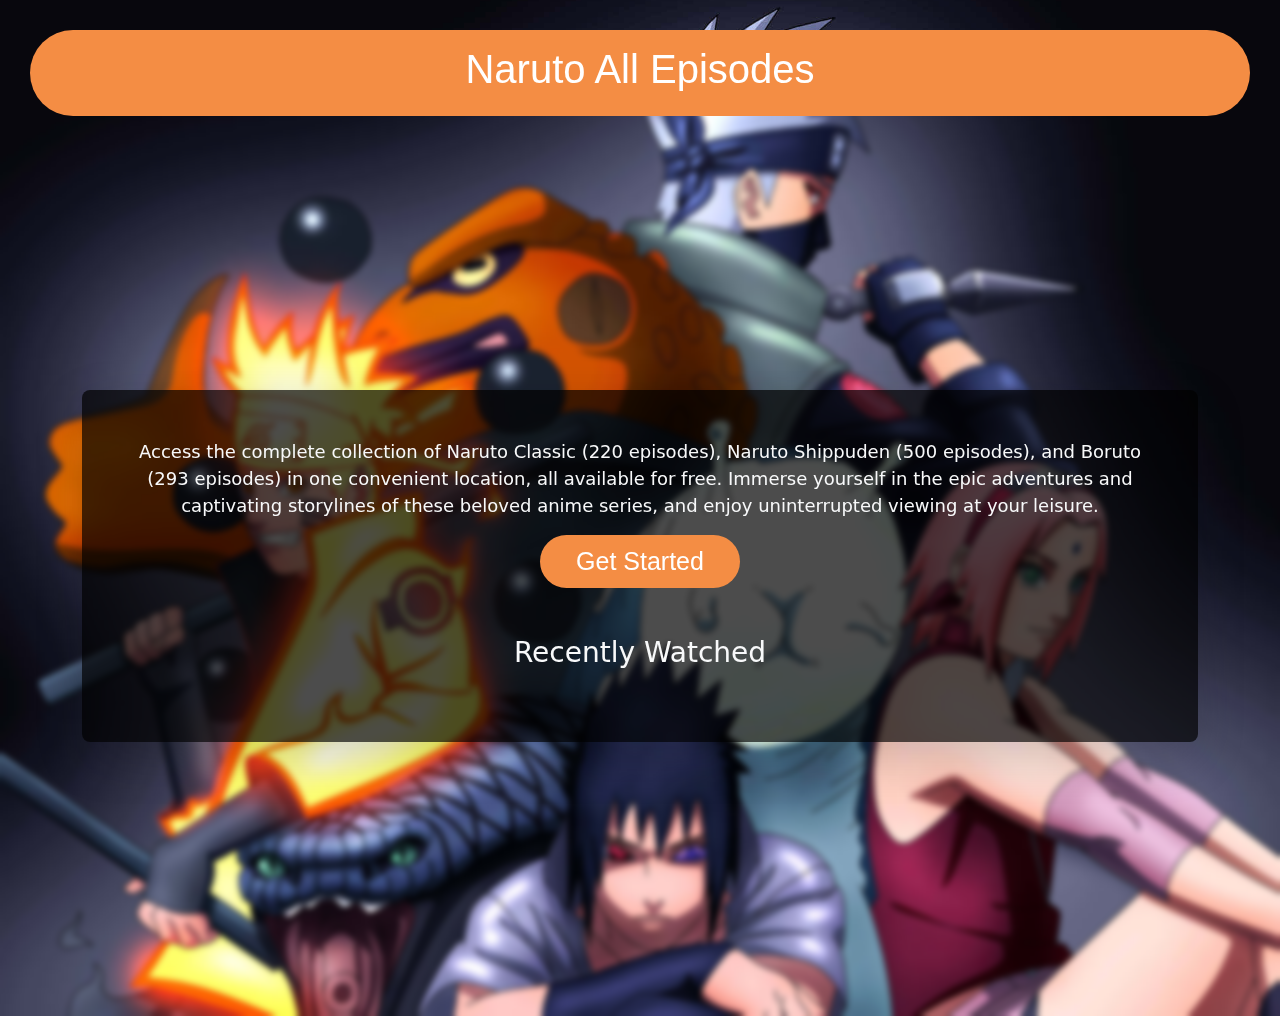
<file: index.html>
<!DOCTYPE html>
<html lang="en">

<head>
    <meta charset="UTF-8">
    <meta name="viewport" content="width=device-width, initial-scale=1.0">
    <title>Naruto All Episodes - Abhinav Jha</title>
    <!-- Favicon -->
    <link rel="icon" href="logo.png" type="image/png">
    <!-- Favicon X-Images library -->
    <link rel="apple-touch-icon" sizes="180x180" href="logo.png">
    <link rel="icon" type="image/png" sizes="32x32" href="logo.png">
    <link rel="icon" type="image/png" sizes="16x16" href="logo.png">
    <meta name="msapplication-TileImage" content="logo.png">
    <!-- Linking Bootstrap CSS -->
    <link href="https://cdn.jsdelivr.net/npm/bootstrap@5.3.0-alpha1/dist/css/bootstrap.min.css" rel="stylesheet">
    <!-- Linking Custom CSS -->
    <link rel="stylesheet" href="style.css">
    <!-- Linking Custom JavaScript -->
    <script src="main.js"></script>
</head>

<body>
    <header class="heading">
        <h1>Naruto All Episodes</h1>
    </header>

    <div class="container d-flex justify-content-center align-items-center min-vh-100">
        <div class="text-center info p-5 rounded-3 shadow-lg">
            <p class="lead text-light">Access the complete collection of Naruto Classic (220 episodes), Naruto Shippuden (500 episodes), and Boruto (293 episodes) in one convenient location, all available for free. Immerse yourself in the epic adventures and captivating storylines of these beloved anime series, and enjoy uninterrupted viewing at your leisure.</p>
            <button id="start-btn" onclick="getstarted();" class="btn btn-warning btn-lg">
                Get Started
            </button>
            
            <!-- Recently Watched Section -->
            <div class="mt-5">
                <h3 class="text-light mb-4">Recently Watched</h3>
                <div id="history-container" class="row"></div>
            </div>
        </div>
    </div>

    <!-- Bootstrap JS and dependencies -->
    <script src="https://cdn.jsdelivr.net/npm/@popperjs/core@2.11.6/dist/umd/popper.min.js"></script>
    <script src="https://cdn.jsdelivr.net/npm/bootstrap@5.3.0-alpha1/dist/js/bootstrap.min.js"></script>

    <script>
        document.addEventListener('DOMContentLoaded', function() {
            // Update episode counts in navigation bar
            updateAllEpisodeCounts();
            
            // Setup subscription badge
            setupSubscriptionBadge();
            
            // Load watch history
            loadWatchHistory();
        });
        
        // Function to update all episode counts across the site
        function updateAllEpisodeCounts() {
            // Set fixed counts as requested
            document.getElementById('naruto-count').textContent = '220';
            document.getElementById('shippuden-count').textContent = '500';
            document.getElementById('boruto-count').textContent = '293';
        }
        
        // Setup subscription badge
        function setupSubscriptionBadge() {
            const badge = document.getElementById('subscription-badge');
            if (!badge) return;
            
            if (hasActiveSubscription()) {
                badge.style.display = 'inline-block';
                badge.textContent = 'Pro';
                badge.classList.add('badge-premium');
            } else {
                badge.style.display = 'none';
            }
        }
        
        // Check if user has subscription
        function hasActiveSubscription() {
            const subscription = localStorage.getItem('narutoSubscription');
            if (!subscription) return false;
            
            try {
                const data = JSON.parse(subscription);
                return data && data.active && new Date(data.expiryDate) > new Date();
            } catch (e) {
                return false;
            }
        }
        
        // Load watch history
        function loadWatchHistory() {
            // Get history from localStorage
            const history = JSON.parse(localStorage.getItem('narutoWatchHistory') || '[]');
            const historyContainer = document.getElementById('history-container');
            
            // Clear container
            historyContainer.innerHTML = '';
            
            // Display message if no history
            if (history.length === 0) {
                historyContainer.innerHTML = '<p class="text-center text-muted">No watch history yet</p>';
                return;
            }
            
            // Create history items (limit to 5 items)
            const recentHistory = history.slice(0, 5);
            
            for (const item of recentHistory) {
                // Map full series name to URL parameter
                let seriesParam;
                if (item.seriesName === 'Naruto Classic') {
                    seriesParam = 'naruto';
                } else if (item.seriesName === 'Naruto Shippuden') {
                    seriesParam = 'shippuden';
                } else if (item.seriesName === 'Boruto') {
                    seriesParam = 'boruto';
                } else {
                    seriesParam = item.series;
                }
                
                const card = document.createElement('div');
                card.className = 'col-md-4 mb-4';
                card.innerHTML = `
                    <div class="card history-card">
                        <div class="card-body">
                            <h5 class="card-title">${item.title}</h5>
                            <p class="card-text">Last watched: ${formatDate(item.timestamp)}</p>
                            <a href="player.html?series=${encodeURIComponent(seriesParam)}&episode=${item.episodeNumber}" class="btn btn-primary">Continue</a>
                        </div>
                    </div>
                `;
                historyContainer.appendChild(card);
            }
        }
        
        // Format date for display
        function formatDate(dateString) {
            const date = new Date(dateString);
            const now = new Date();
            const diffTime = Math.abs(now - date);
            const diffDays = Math.floor(diffTime / (1000 * 60 * 60 * 24));
            
            if (diffDays === 0) {
                return 'Today';
            } else if (diffDays === 1) {
                return 'Yesterday';
            } else if (diffDays < 7) {
                return `${diffDays} days ago`;
            } else {
                return date.toLocaleDateString();
            }
        }
    </script>
</body>

</html>
</file>
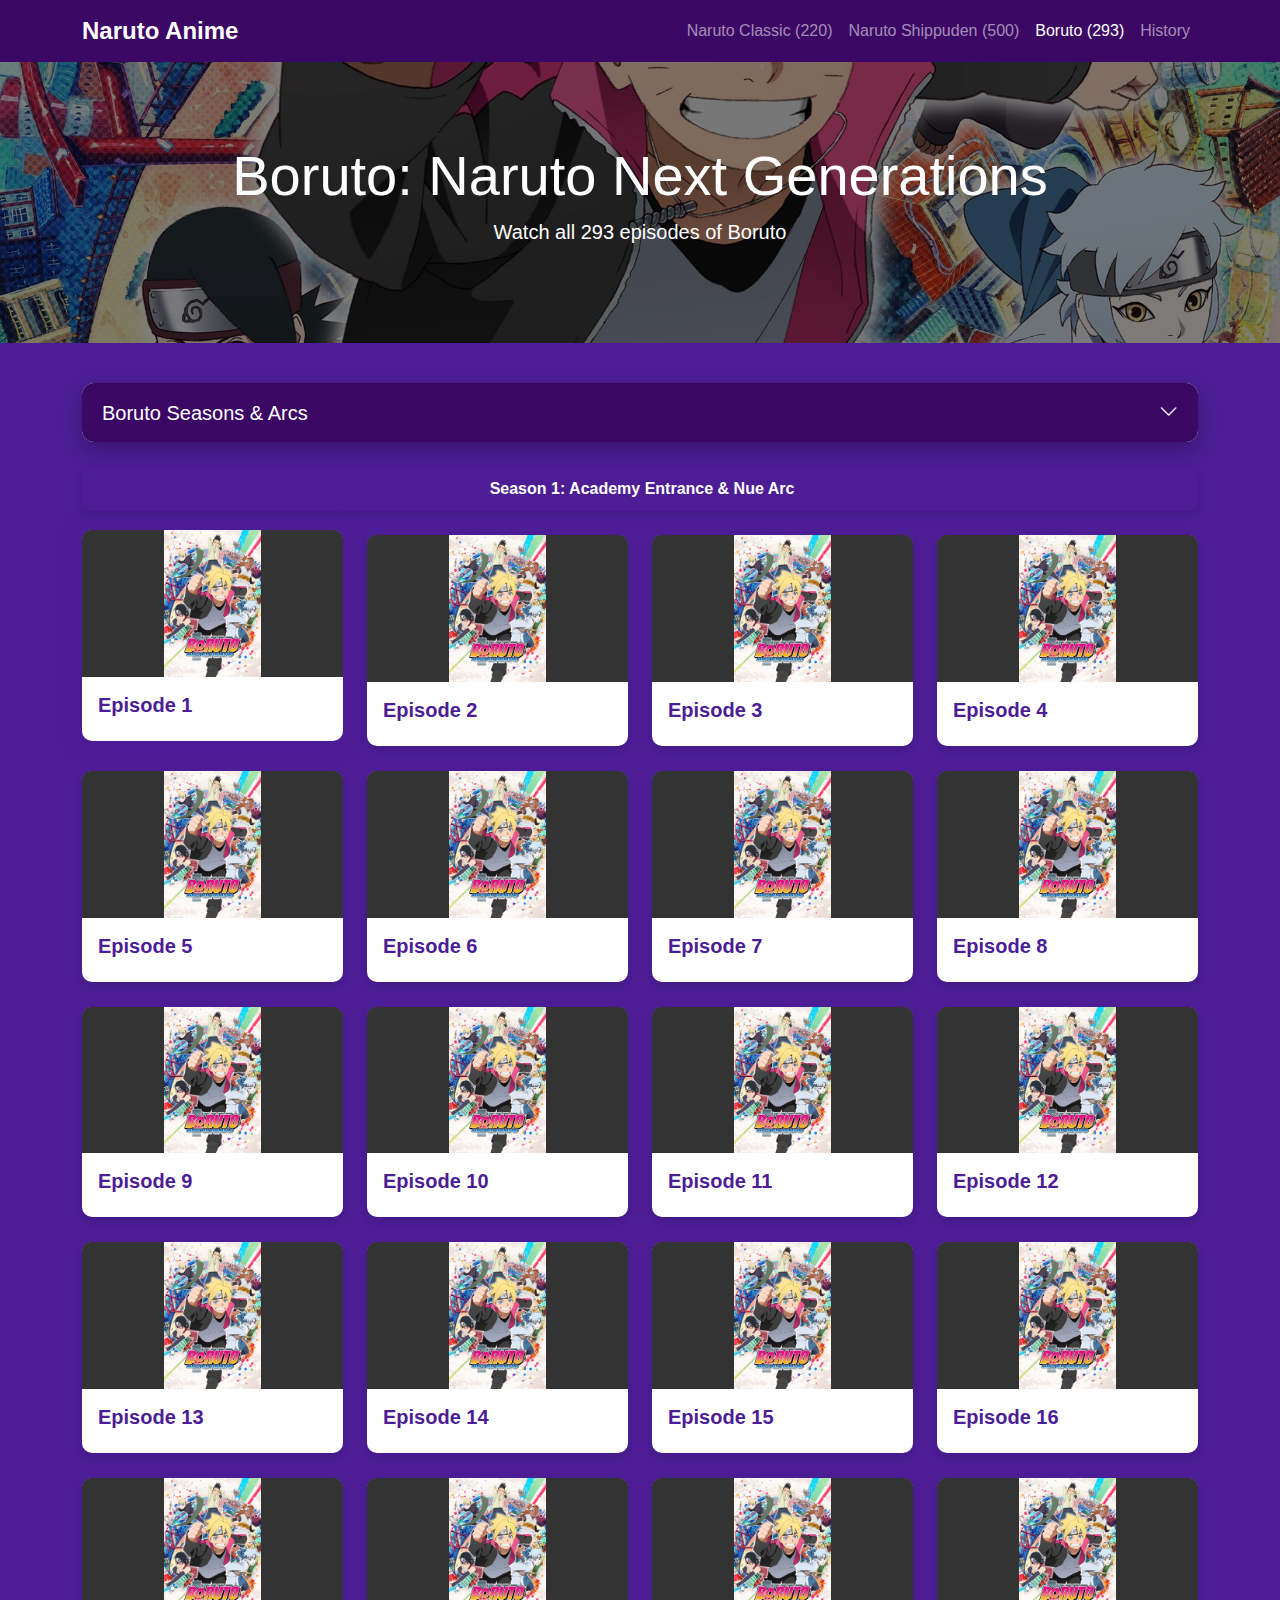
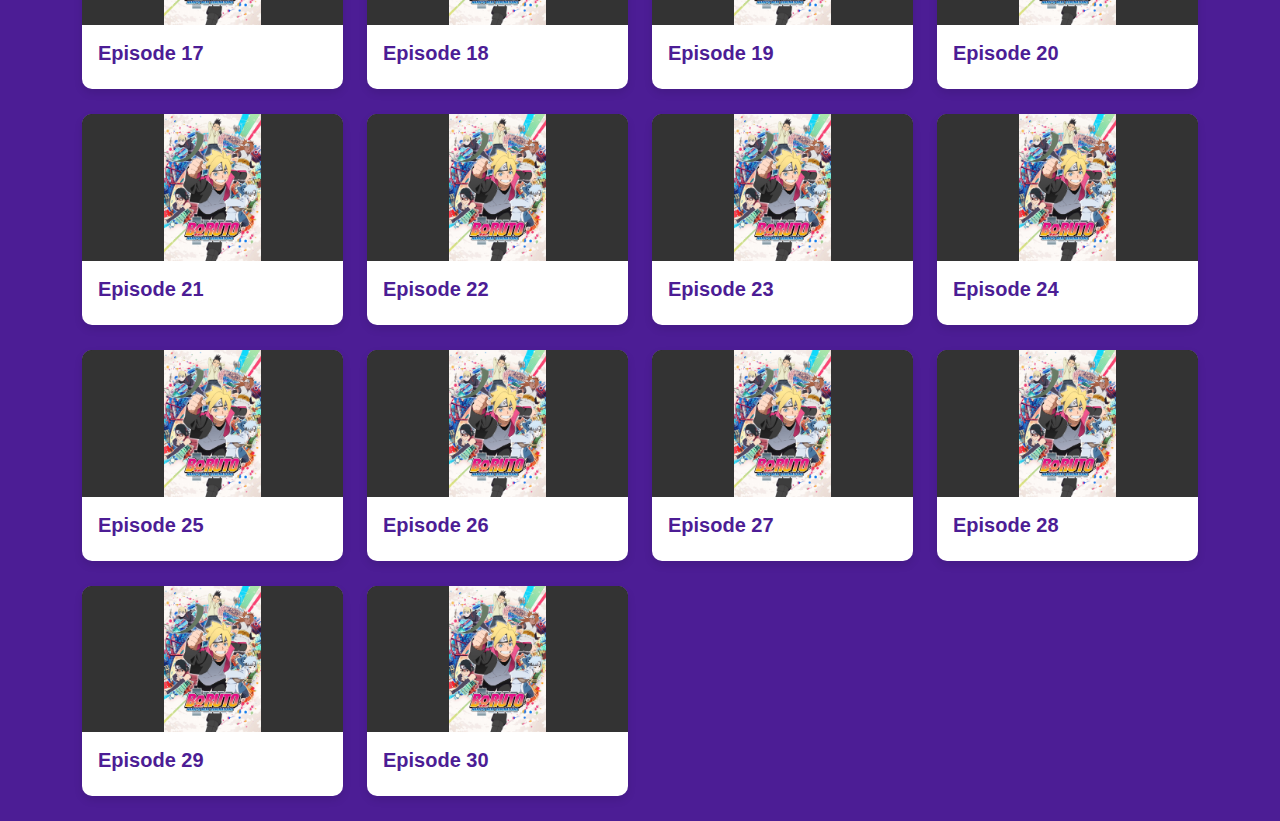
<file: Boruto.html>
<!DOCTYPE html>
<html lang="en">
<head>
    <meta charset="UTF-8">
    <meta name="viewport" content="width=device-width, initial-scale=1.0">
    <title>Boruto Episodes</title>
    <!-- Favicon -->
    <link rel="icon" href="logo.png" type="image/png">
    <!-- Bootstrap CSS -->
    <link href="https://cdn.jsdelivr.net/npm/bootstrap@5.3.0-alpha1/dist/css/bootstrap.min.css" rel="stylesheet">
    <!-- Favicon X-Images library -->
    <link rel="apple-touch-icon" sizes="180x180" href="logo.png">
    <link rel="icon" type="image/png" sizes="32x32" href="logo.png">
    <link rel="icon" type="image/png" sizes="16x16" href="logo.png">
    <meta name="msapplication-TileImage" content="logo.png">
    <style>
        body {
            background-color: #4C1D95; /* Purple background for Boruto theme */
            font-family: 'Arial', sans-serif;
            min-height: 100vh;
        }
        
        .navbar {
            background-color: #3B0764 !important; /* Darker purple for navbar */
        }
        
        .navbar-brand {
            font-weight: bold;
            font-size: 1.5rem;
        }
        
        .navbar-brand img {
            height: 30px;
            margin-right: 10px;
            border-radius: 50%;
            background-color: #FFA500;
            padding: 2px;
            border: 2px solid #3B0764;
        }
        
        .page-header {
            background-image: url('posterboruto.jpg');
            background-size: cover;
            background-position: center;
            color: white;
            text-align: center;
            padding: 80px 0;
            margin-bottom: 40px;
            position: relative;
        }
        
        .page-header::before {
            content: '';
            position: absolute;
            top: 0;
            left: 0;
            right: 0;
            bottom: 0;
            background-color: rgba(0, 0, 0, 0.5);
        }
        
        .page-header-content {
            position: relative;
            z-index: 1;
        }
        
        .card {
            transition: transform 0.3s ease, box-shadow 0.3s ease;
            margin-bottom: 25px;
            border: none;
            border-radius: 10px;
            overflow: hidden;
            box-shadow: 0 4px 8px rgba(0, 0, 0, 0.1);
        }
        
        .card:hover {
            transform: translateY(-5px);
            box-shadow: 0 10px 20px rgba(0, 0, 0, 0.2);
            cursor: pointer;
        }
        
        .card-title {
            font-weight: bold;
            color: #4C1D95;
        }
        
        .card-img-container {
            position: relative;
            padding-top: 56.25%; /* 16:9 aspect ratio */
            background-color: #000;
        }
        
        .card-img-placeholder {
            position: absolute;
            top: 0;
            left: 0;
            width: 100%;
            height: 100%;
            display: flex;
            justify-content: center;
            align-items: center;
            color: white;
            background-color: #333;
        }
        
        .footer {
            background-color: #3B0764;
            color: white;
            padding: 20px 0;
            margin-top: 40px;
        }
        
        /* Subscription badge */
        .subscription-badge {
            position: fixed;
            top: 80px;
            right: 10px;
            background: linear-gradient(135deg, #4C1D95, #3B0764);
            color: white;
            padding: 10px 15px;
            border-radius: 50px;
            font-weight: bold;
            box-shadow: 0 3px 10px rgba(0, 0, 0, 0.2);
            z-index: 1000;
            display: flex;
            align-items: center;
        }
        
        .countdown-container {
            margin-left: 10px;
            font-family: monospace;
        }
        
        /* Mobile optimizations */
        @media (max-width: 768px) {
            .navbar-brand {
                font-size: 1.2rem;
            }
            
            .page-header {
                padding: 50px 0;
                margin-bottom: 20px;
            }
            
            .page-header h1 {
                font-size: 2rem;
            }
            
            .page-header .lead {
                font-size: 1rem;
            }
            
            .card {
                margin-bottom: 15px;
            }
            
            .card-body {
                padding: 10px;
            }
            
            .card-title {
                font-size: 1rem;
                margin-bottom: 0;
            }
            
            .subscription-badge {
                padding: 8px 12px;
                top: 70px;
                right: 5px;
                font-size: 0.9rem;
            }
            
            .countdown-container {
                font-size: 0.9rem;
            }
            
            /* Make episode cards look better on small screens */
            .col-6 {
                padding-left: 5px;
                padding-right: 5px;
            }
            
            .row {
                margin-left: -5px;
                margin-right: -5px;
            }
            
            .dropdown-content {
                max-height: 0;
                visibility: hidden;
            }
            
            .dropdown-content.show {
                visibility: visible;
            }
        }

        /* Season dropdown styling */
        .season-dropdown-card {
            border: none;
            border-radius: 12px;
            overflow: hidden;
            box-shadow: 0 8px 20px rgba(0, 0, 0, 0.25);
        }
        
        .season-dropdown-card .card-header {
            cursor: pointer;
            padding: 15px 20px;
            border-bottom: none;
            transition: all 0.3s ease;
        }
        
        .season-dropdown-card .card-header:hover {
            background-color: #4C1D95 !important;
        }
        
        .dropdown-icon {
            transition: transform 0.4s ease;
            font-size: 1.2rem;
        }
        
        .dropdown-icon.active {
            transform: rotate(-180deg);
        }
        
        .dropdown-content {
            max-height: 0;
            overflow: hidden;
            transition: max-height 0.5s ease;
            padding: 0 !important;
            margin: 0;
            border-top: 0;
        }
        
        .dropdown-content.show {
            max-height: 500px;
            overflow-y: auto;
            padding: 1rem !important;
        }
        
        .season-options {
            display: flex;
            flex-direction: column;
            gap: 10px;
        }
        
        .season-option {
            display: flex;
            padding: 12px 15px;
            border-radius: 8px;
            background-color: #F5F3FF;
            cursor: pointer;
            transition: all 0.3s ease;
            border-left: 4px solid #4C1D95;
        }
        
        .season-option:hover {
            background-color: #EDE9FE;
            transform: translateX(5px);
            box-shadow: 0 4px 8px rgba(0, 0, 0, 0.1);
        }
        
        .season-number {
            font-weight: bold;
            color: #4C1D95;
            margin-right: 15px;
            padding: 5px 10px;
            background-color: rgba(76, 29, 149, 0.1);
            border-radius: 5px;
            display: flex;
            align-items: center;
            justify-content: center;
            min-width: 80px;
        }
        
        .season-details {
            flex: 1;
        }
        
        .season-name {
            font-weight: 600;
            color: #333;
        }
        
        .season-episodes {
            color: #666;
            font-size: 0.9rem;
            margin-top: 3px;
        }
        
        /* Current season display */
        .current-season-display {
            background-color: rgba(76, 29, 149, 0.1);
            padding: 10px 20px;
            margin-top: 10px;
            border-radius: 8px;
            text-align: center;
            border-left: 4px solid #4C1D95;
            color: white;
            box-shadow: 0 4px 8px rgba(0, 0, 0, 0.1);
        }
        
        #current-season-text {
            font-weight: 600;
        }

        /* Custom popup styles */
        .custom-popup-overlay {
            position: fixed;
            top: 0;
            left: 0;
            width: 100%;
            height: 100%;
            background-color: rgba(0, 0, 0, 0.7);
            display: flex;
            justify-content: center;
            align-items: center;
            z-index: 9999;
            opacity: 0;
            visibility: hidden;
            transition: opacity 0.3s, visibility 0.3s;
        }
        
        .custom-popup-overlay.active {
            opacity: 1;
            visibility: visible;
        }
        
        .custom-popup {
            background-color: #fff;
            border-radius: 10px;
            width: 90%;
            max-width: 400px;
            padding: 0;
            box-shadow: 0 10px 25px rgba(0, 0, 0, 0.2);
            transform: translateY(-20px);
            transition: transform 0.3s;
            overflow: hidden;
        }
        
        .custom-popup-overlay.active .custom-popup {
            transform: translateY(0);
        }
        
        .custom-popup-header {
            background-color: #4C1D95;
            color: white;
            padding: 15px 20px;
            font-weight: 600;
            font-size: 1.1rem;
            border-top-left-radius: 10px;
            border-top-right-radius: 10px;
        }
        
        .custom-popup-content {
            padding: 20px;
            text-align: center;
            color: #333;
        }
        
        .custom-popup-actions {
            display: flex;
            padding: 0 20px 20px;
        }
        
        .custom-popup-actions button {
            flex: 1;
            padding: 10px;
            border: none;
            border-radius: 5px;
            cursor: pointer;
            font-weight: 600;
            transition: background-color 0.2s;
        }
        
        .custom-popup-actions button.confirm-btn {
            background-color: #4C1D95;
            color: white;
            margin-right: 10px;
        }
        
        .custom-popup-actions button.cancel-btn {
            background-color: #e0e0e0;
            color: #333;
        }
        
        .custom-popup-actions button.confirm-btn:hover {
            background-color: #3b1772;
        }
        
        .custom-popup-actions button.cancel-btn:hover {
            background-color: #d0d0d0;
        }
        
        .custom-popup-actions button.ok-btn {
            background-color: #4C1D95;
            color: white;
            width: 100%;
        }
        
        .custom-popup-actions button.ok-btn:hover {
            background-color: #3b1772;
        }
        
        @media (max-width: 576px) {
            .custom-popup {
                width: 95%;
            }
            
            .custom-popup-actions {
                flex-direction: column;
            }
            
            .custom-popup-actions button.confirm-btn {
                margin-right: 0;
                margin-bottom: 10px;
            }
        }
    </style>
</head>
<body>
    <!-- Navigation Bar -->
    <nav class="navbar navbar-expand-lg navbar-dark">
        <div class="container">
            <a class="navbar-brand" href="index.html">Naruto Anime</a>
            <button class="navbar-toggler" type="button" data-bs-toggle="collapse" data-bs-target="#navbarNav">
                <span class="navbar-toggler-icon"></span>
            </button>
            <div class="collapse navbar-collapse" id="navbarNav">
                <ul class="navbar-nav ms-auto">
                    <li class="nav-item">
                        <a class="nav-link" href="Naruto.html">Naruto Classic (<span id="naruto-count">0</span>)</a>
                    </li>
                    <li class="nav-item">
                        <a class="nav-link" href="NarutoShippuden.html">Naruto Shippuden (<span id="shippuden-count">0</span>)</a>
                    </li>
                    <li class="nav-item">
                        <a class="nav-link active" href="Boruto.html">Boruto (<span id="boruto-count">0</span>)</a>
                    </li>
                    <li class="nav-item">
                        <a class="nav-link" href="history.html">History</a>
                    </li>
                </ul>
            </div>
        </div>
    </nav>

    <!-- Subscription Badge (shown when active) -->
    <div class="subscription-badge" id="subscription-badge" style="display: none;">
        <i class="bi bi-stars"></i> Premium Active
        <span class="countdown-container" id="subscription-time">23:59:59</span>
    </div>

    <!-- Page Header -->
    <header class="page-header">
        <div class="page-header-content">
            <h1 class="display-4">Boruto: Naruto Next Generations</h1>
            <p class="lead">Watch all 293 episodes of Boruto</p>
        </div>
    </header>

    <!-- Season/Arc Dropdown -->
    <div class="container mb-4">
        <div class="card season-dropdown-card">
            <div class="card-header d-flex justify-content-between align-items-center" id="season-header" onclick="toggleDropdown()" style="background-color: #3B0764; color: white;">
                <h5 class="mb-0">Boruto Seasons & Arcs</h5>
                <i class="bi bi-chevron-down dropdown-icon"></i>
            </div>
            <div class="card-body dropdown-content" id="season-content">
                <div class="p-2">
                    <div class="season-options">
                        <div class="season-option" onclick="filterBySeason('1')">
                            <div class="season-number">Season 1</div>
                            <div class="season-details">
                                <div class="season-name">Academy Entrance & Nue Arc</div>
                                <div class="season-episodes">Episodes 1-30</div>
                            </div>
                        </div>
                        <div class="season-option" onclick="filterBySeason('2')">
                            <div class="season-number">Season 2</div>
                            <div class="season-details">
                                <div class="season-name">Sarada Uchiha & Hidden Mist Trip Arc</div>
                                <div class="season-episodes">Episodes 31-60</div>
                            </div>
                        </div>
                        <div class="season-option" onclick="filterBySeason('3')">
                            <div class="season-number">Season 3</div>
                            <div class="season-details">
                                <div class="season-name">Byakuya Gang & Chunin Exams Arc</div>
                                <div class="season-episodes">Episodes 61-90</div>
                            </div>
                        </div>
                        <div class="season-option" onclick="filterBySeason('4')">
                            <div class="season-number">Season 4</div>
                            <div class="season-details">
                                <div class="season-name">Mitsuki's Disappearance & Stone Village Arc</div>
                                <div class="season-episodes">Episodes 91-120</div>
                            </div>
                        </div>
                        <div class="season-option" onclick="filterBySeason('5')">
                            <div class="season-number">Season 5</div>
                            <div class="season-details">
                                <div class="season-name">One-Tails & Time Slip Arc</div>
                                <div class="season-episodes">Episodes 121-150</div>
                            </div>
                        </div>
                        <div class="season-option" onclick="filterBySeason('6')">
                            <div class="season-number">Season 6</div>
                            <div class="season-details">
                                <div class="season-name">Mujina Bandits & Kara Actuation Arc</div>
                                <div class="season-episodes">Episodes 151-180</div>
                            </div>
                        </div>
                        <div class="season-option" onclick="filterBySeason('7')">
                            <div class="season-number">Season 7</div>
                            <div class="season-details">
                                <div class="season-name">Vessel & Kawaki Arc</div>
                                <div class="season-episodes">Episodes 181-210</div>
                            </div>
                        </div>
                        <div class="season-option" onclick="filterBySeason('8')">
                            <div class="season-number">Season 8</div>
                            <div class="season-details">
                                <div class="season-name">Otsutsuki Awakening & Code Arc</div>
                                <div class="season-episodes">Episodes 211-240</div>
                            </div>
                        </div>
                        <div class="season-option" onclick="filterBySeason('9')">
                            <div class="season-number">Season 9</div>
                            <div class="season-details">
                                <div class="season-name">Two Blue Vortex & Himawari Arc</div>
                                <div class="season-episodes">Episodes 241-270</div>
                            </div>
                        </div>
                        <div class="season-option" onclick="filterBySeason('10')">
                            <div class="season-number">Season 10</div>
                            <div class="season-details">
                                <div class="season-name">Final Battles & Conclusion Arc</div>
                                <div class="season-episodes">Episodes 271-293</div>
                            </div>
                        </div>
                    </div>
                </div>
            </div>
        </div>
        <!-- Current Season Display -->
        <div class="current-season-display">
            <span id="current-season-text">Season 1: Academy Entrance & Nue Arc</span>
        </div>
    </div>

    <!-- Main Content -->
    <div class="container">
        <div class="row" id="episode-container">
            <!-- Episode cards will be dynamically created -->
        </div>
    </div>

    <!-- Episode Data and Card Generation -->
    <script>
        // Custom popup functions
        function showCustomConfirm(message, title = "Confirmation", onConfirm, onCancel) {
            // Set the message and title
            document.getElementById('confirm-popup-message').textContent = message;
            document.getElementById('confirm-popup-title').textContent = title;
            
            // Show the popup
            const overlay = document.getElementById('confirm-popup-overlay');
            overlay.classList.add('active');
            
            // Set up button event listeners
            const yesButton = document.getElementById('confirm-popup-yes');
            const noButton = document.getElementById('confirm-popup-no');
            
            // Remove any existing event listeners
            const newYesButton = yesButton.cloneNode(true);
            const newNoButton = noButton.cloneNode(true);
            yesButton.parentNode.replaceChild(newYesButton, yesButton);
            noButton.parentNode.replaceChild(newNoButton, noButton);
            
            // Add new event listeners
            newYesButton.addEventListener('click', function() {
                overlay.classList.remove('active');
                if (typeof onConfirm === 'function') {
                    onConfirm();
                }
            });
            
            newNoButton.addEventListener('click', function() {
                overlay.classList.remove('active');
                if (typeof onCancel === 'function') {
                    onCancel();
                }
            });
        }
        
        function showCustomAlert(message, title = "Notification", onOk) {
            // Set the message and title
            document.getElementById('alert-popup-message').textContent = message;
            document.getElementById('alert-popup-title').textContent = title;
            
            // Show the popup
            const overlay = document.getElementById('alert-popup-overlay');
            overlay.classList.add('active');
            
            // Set up button event listener
            const okButton = document.getElementById('alert-popup-ok');
            
            // Remove any existing event listeners
            const newOkButton = okButton.cloneNode(true);
            okButton.parentNode.replaceChild(newOkButton, okButton);
            
            // Add new event listener
            newOkButton.addEventListener('click', function() {
                overlay.classList.remove('active');
                if (typeof onOk === 'function') {
                    onOk();
                }
            });
        }

        document.addEventListener('DOMContentLoaded', function() {
            // Update subscription badge if subscription exists
            updateSubscriptionBadge();
            
            // Define Google Drive links for episodes - Include full URLs for easy updating
            const episodeLinks = {
            1: "",
            2: "",
            3: "",
            4: "",
            5: "",
            6: "",
            7: "",
            8: "",
            9: "",
            10: "",
            11: "",
            12: "",
            13: "",
            14: "",
            15: "",
            16: "",
            17: "",
            18: "",
            19: "",
            20: "",
            21: "",
            22: "",
            23: "",
            24: "",
            25: "",
            26: "",
            27: "",
            28: "",
            29: "",
            30: "",
            31: "",
            32: "",
            33: "",
            34: "",
            35: "",
            36: "",
            37: "",
            38: "",
            39: "",
            40: "",
            41: "",
            42: "",
            43: "",
            44: "",
            45: "",
            46: "",
            47: "",
            48: "",
            49: "",
            50: "",
            51: "",
            52: "",
            53: "",
            54: "",
            55: "",
            56: "",
            57: "",
            58: "",
            59: "",
            60: "",
            61: "",
            62: "",
            63: "",
            64: "",
            65: "",
            66: "",
            67: "",
            68: "",
            69: "",
            70: "",
            71: "",
            72: "",
            73: "",
            74: "",
            75: "",
            76: "",
            77: "",
            78: "",
            79: "",
            80: "",
            81: "",
            82: "",
            83: "",
            84: "",
            85: "",
            86: "",
            87: "",
            88: "",
            89: "",
            90: "",
            91: "",
            92: "",
            93: "",
            94: "",
            95: "",
            96: "",
            97: "",
            98: "",
            99: "",
            100: "",
            101: "",
            102: "",
            103: "",
            104: "",
            105: "",
            106: "",
            107: "",
            108: "",
            109: "",
            110: "",
            111: "",
            112: "",
            113: "",
            114: "",
            115: "",
            116: "",
            117: "",
            118: "",
            119: "",
            120: "",
            121: "",
            122: "",
            123: "",
            124: "",
            125: "",
            126: "",
            127: "",
            128: "",
            129: "",
            130: "",
            131: "",
            132: "",
            133: "",
            134: "",
            135: "",
            136: "",
            137: "",
            138: "",
            139: "",
            140: "",
            141: "",
            142: "",
            143: "",
            144: "",
            145: "",
            146: "",
            147: "",
            148: "",
            149: "",
            150: "",
            151: "",
            152: "",
            153: "",
            154: "",
            155: "",
            156: "",
            157: "",
            158: "",
            159: "",
            160: "",
            161: "",
            162: "",
            163: "",
            164: "",
            165: "",
            166: "",
            167: "",
            168: "",
            169: "",
            170: "",
            171: "",
            172: "",
            173: "",
            174: "",
            175: "",
            176: "",
            177: "",
            178: "",
            179: "",
            180: "",
            181: "",
            182: "",
            183: "",
            184: "",
            185: "",
            186: "",
            187: "",
            188: "",
            189: "",
            190: "",
            191: "",
            192: "",
            193: "",
            194: "",
            195: "",
            196: "",
            197: "",
            198: "",
            199: "",
            200: "",
            201: "",
            202: "",
            203: "",
            204: "",
            205: "",
            206: "",
            207: "",
            208: "",
            209: "",
            210: "",
            211: "",
            212: "",
            213: "",
            214: "",
            215: "",
            216: "",
            217: "",
            218: "",
            219: "",
            220: "",
            221: "",
            222: "",
            223: "",
            224: "",
            225: "",
            226: "",
            227: "",
            228: "",
            229: "",
            230: "",
            231: "",
            232: "",
            233: "",
            234: "",
            235: "",
            236: "",
            237: "",
            238: "",
            239: "",
            240: "",
            241: "",
            242: "",
            243: "",
            244: "",
            245: "",
            246: "",
            247: "",
            248: "",
            249: "",
            250: "",
            251: "",
            252: "",
            253: "",
            254: "",
            255: "",
            256: "",
            257: "",
            258: "",
            259: "",
            260: "",
            261: "",
            262: "",
            263: "",
            264: "",
            265: "",
            266: "",
            267: "",
            268: "",
            269: "",
            270: "",
            271: "",
            272: "",
            273: "",
            274: "",
            275: "",
            276: "",
            277: "",
            278: "",
            279: "",
            280: "",
            281: "",
            282: "",
            283: "",
            284: "",
            285: "",
            286: "",
            287: "",
            288: "",
            289: "",
            290: "",
            291: "",
            292: "",
            293: ""
            };
            
            // Process the links to extract file IDs and update localStorage
            let borutoEpisodes = JSON.parse(localStorage.getItem('borutoEpisodes') || '{}');
            
            // Reset borutoEpisodes to fix any potential bugs
            borutoEpisodes = {};
            localStorage.setItem('borutoEpisodes', JSON.stringify(borutoEpisodes));
            console.log('Reset Boruto episodes to fix any potential bugs.');
            
            let updated = false;
            
            // Process each episode link
            for (const [episodeNumber, link] of Object.entries(episodeLinks)) {
                if (link) {
                    if (link.includes('vidstreaming.xyz') || link.includes('://') && !link.includes('drive.google.com')) {
                        // For external video hosts like vidstreaming.xyz, store the full URL
                        localStorage.setItem(`borutoEpisode_${episodeNumber}_fullUrl`, link);
                        
                        // Also store a placeholder file ID to indicate this episode has a link
                        if (borutoEpisodes[episodeNumber] !== 'external') {
                            borutoEpisodes[episodeNumber] = 'external';
                            updated = true;
                        }
                    } else {
                        // For Google Drive links, extract and store just the file ID
                        const fileId = extractFileIdFromLink(link);
                        if (fileId) {
                            // Only update if the fileId is different or not present
                            if (borutoEpisodes[episodeNumber] !== fileId) {
                                borutoEpisodes[episodeNumber] = fileId;
                                updated = true;
                            }
                            
                            // Remove any stored full URL for this episode since we're using Google Drive
                            localStorage.removeItem(`borutoEpisode_${episodeNumber}_fullUrl`);
                        }
                    }
                }
            }
            
            // Save to localStorage if changes were made
            if (updated) {
                localStorage.setItem('borutoEpisodes', JSON.stringify(borutoEpisodes));
                console.log('Updated episode data in localStorage');
            }
            
            // Create cards for available episodes
            createEpisodeCards(borutoEpisodes);
            
            // Filter episodes to show only Season 1 by default
            filterBySeason('1');
            
            // Update episode counts in the navigation
            updateAllEpisodeCounts();
        });
        
        // Extract file ID from Google Drive link
        function extractFileIdFromLink(link) {
            // Match patterns like https://drive.google.com/file/d/FILEID/view
            const match = link.match(/\/file\/d\/([^\/]+)/);
            if (match && match[1]) {
                return match[1];
            }
            
            // Match patterns like https://drive.google.com/open?id=FILEID
            const idMatch = link.match(/[?&]id=([^&]+)/);
            if (idMatch && idMatch[1]) {
                return idMatch[1];
            }
            
            return null;
        }
        
        // Function to play episode
        function playEpisode(episodeNumber) {
            // Check if user has premium access
            if (hasPremiumAccess()) {
                // If user has premium, go directly to player
                window.location.href = `player.html?series=boruto&episode=${episodeNumber}`;
            } else {
                // If no premium access, redirect to unlock page
                window.location.href = `unlock.html?series=boruto&episode=${episodeNumber}`;
            }
        }
        
        // Check if user has valid premium subscription
        function hasPremiumAccess() {
            const subscription = JSON.parse(localStorage.getItem('narutoSubscription') || 'null');
            
            if (subscription && subscription.expiryDate) {
                const now = new Date().getTime();
                const expiryTime = new Date(subscription.expiryDate).getTime();
                
                // Return true if subscription is valid (current time is before expiry)
                return now < expiryTime;
            }
            
            // No subscription or invalid
            return false;
        }
        
        // Function to create episode card
        function createEpisodeCard(episodeNumber) {
            const col = document.createElement('div');
            col.className = 'col-6 col-md-3';
            
            col.innerHTML = `
                <div class="card" onclick="playEpisode(${episodeNumber})">
                    <div class="card-img-container">
                        <div class="card-img-placeholder">
                            <img src="posterboruto.jpg" alt="Boruto Logo" style="max-width: 100%; max-height: 100%; object-fit: contain;">
                        </div>
                    </div>
                    <div class="card-body">
                        <h5 class="card-title">Episode ${episodeNumber}</h5>
                    </div>
                </div>
            `;
            
            return col;
        }
        
        // Function to update all episode counts across the site
        function updateAllEpisodeCounts() {
            // Set fixed counts as requested
            document.getElementById('naruto-count').textContent = '220';
            document.getElementById('shippuden-count').textContent = '500';
            document.getElementById('boruto-count').textContent = '293';
        }
        
        // Generate all episode cards
        function createEpisodeCards(episodeData) {
            const container = document.getElementById('episode-container');
            
            // Clear existing cards
            container.innerHTML = '';
            
            // Show all 293 episodes
            for (let episodeNumber = 1; episodeNumber <= 293; episodeNumber++) {
                const fileId = episodeData[episodeNumber] || '';
                const card = createEpisodeCard(episodeNumber);
                card.id = 'episode-' + episodeNumber; // Add ID for direct navigation
                container.appendChild(card);
            }
            
            // Update count in the page header with fixed text
            const pageHeaderLead = document.querySelector('.page-header .lead');
            if (pageHeaderLead) {
                pageHeaderLead.textContent = `Watch all 293 episodes of Boruto`;
            }
            
            return 293;
        }
        
        // Handle direct navigation via URL hash
        if (window.location.hash) {
            const episodeId = window.location.hash.substring(1); // Remove the # character
            const episodeElement = document.getElementById(episodeId);
            
            if (episodeElement) {
                // Scroll to the episode
                setTimeout(() => {
                    episodeElement.scrollIntoView({ behavior: 'smooth', block: 'center' });
                    
                    // Highlight the episode card
                    const card = episodeElement.querySelector('.card');
                    if (card) {
                        card.style.boxShadow = '0 0 15px 5px rgba(59, 7, 100, 0.7)';
                        card.style.transform = 'translateY(-5px)';
                        
                        // Remove highlight after 3 seconds
                        setTimeout(() => {
                            card.style.boxShadow = '';
                            card.style.transform = '';
                        }, 3000);
                    }
                }, 500);
            }
        }

        // Update subscription badge
        function updateSubscriptionBadge() {
            const subscription = JSON.parse(localStorage.getItem('narutoSubscription') || 'null');
            const badge = document.getElementById('subscription-badge');
            
            if (subscription && subscription.expiryDate) {
                const now = new Date().getTime();
                const expiryTime = new Date(subscription.expiryDate).getTime();
                
                if (now < expiryTime) {
                    // Calculate time remaining
                    const timeRemaining = expiryTime - now;
                    const hoursRemaining = Math.floor(timeRemaining / (1000 * 60 * 60));
                    const minutesRemaining = Math.floor((timeRemaining % (1000 * 60 * 60)) / (1000 * 60));
                    const secondsRemaining = Math.floor((timeRemaining % (1000 * 60)) / 1000);
                    
                    // Update badge text
                    document.getElementById('subscription-time').textContent = 
                        `${hoursRemaining.toString().padStart(2, '0')}:${minutesRemaining.toString().padStart(2, '0')}:${secondsRemaining.toString().padStart(2, '0')}`;
                    
                    // Show badge
                    badge.style.display = 'flex';
                    
                    // Update the badge every second
                    setTimeout(updateSubscriptionBadge, 1000);
                } else {
                    // Hide badge if subscription expired
                    badge.style.display = 'none';
                    localStorage.removeItem('narutoSubscription');
                }
            } else {
                // No subscription
                badge.style.display = 'none';
            }
        }

        // Function to toggle the dropdown visibility
        function toggleDropdown() {
            const dropdownContent = document.getElementById('season-content');
            const dropdownIcon = document.querySelector('.dropdown-icon');
            
            if (dropdownContent.classList.contains('show')) {
                dropdownContent.classList.remove('show');
                dropdownIcon.classList.remove('active');
            } else {
                dropdownContent.classList.add('show');
                dropdownIcon.classList.add('active');
            }
        }

        // Function to filter episodes by season and scroll to the first episode of that season
        function filterBySeason(seasonNumber) {
            const container = document.getElementById('episode-container');
            const cards = container.querySelectorAll('.col-6');
            
            // Define episode ranges for each season
            const seasonRanges = {
                '1': { start: 1, end: 30, name: "Season 1: Academy Entrance & Nue Arc" },
                '2': { start: 31, end: 60, name: "Season 2: Sarada Uchiha & Hidden Mist Trip Arc" },
                '3': { start: 61, end: 90, name: "Season 3: Byakuya Gang & Chunin Exams Arc" },
                '4': { start: 91, end: 120, name: "Season 4: Mitsuki's Disappearance & Stone Village Arc" },
                '5': { start: 121, end: 150, name: "Season 5: One-Tails & Time Slip Arc" },
                '6': { start: 151, end: 180, name: "Season 6: Mujina Bandits & Kara Actuation Arc" },
                '7': { start: 181, end: 210, name: "Season 7: Vessel & Kawaki Arc" },
                '8': { start: 211, end: 240, name: "Season 8: Otsutsuki Awakening & Code Arc" },
                '9': { start: 241, end: 270, name: "Season 9: Two Blue Vortex & Himawari Arc" },
                '10': { start: 271, end: 293, name: "Season 10: Final Battles & Conclusion Arc" }
            };
            
            const range = seasonRanges[seasonNumber];
            
            // Hide all episodes first
            cards.forEach(card => {
                card.style.display = 'none';
            });
            
            // Show only episodes from the selected season
            for (let i = range.start; i <= range.end; i++) {
                const episodeCard = document.getElementById('episode-' + i);
                if (episodeCard) {
                    episodeCard.style.display = '';
                }
            }
            
            // Close the dropdown after selection
            const dropdownContent = document.getElementById('season-content');
            const dropdownIcon = document.querySelector('.dropdown-icon');
            dropdownContent.classList.remove('show');
            dropdownIcon.classList.remove('active');
            
            // Update the current season text
            document.getElementById('current-season-text').textContent = range.name;
            
            // Highlight the first episode card without scrolling to it
            const firstEpisode = document.getElementById('episode-' + range.start);
            if (firstEpisode) {
                const card = firstEpisode.querySelector('.card');
                if (card) {
                    card.style.boxShadow = '0 0 15px 5px rgba(76, 29, 149, 0.7)';
                    card.style.transform = 'translateY(-5px)';
                    
                    // Remove highlight after 3 seconds
                    setTimeout(() => {
                        card.style.boxShadow = '';
                        card.style.transform = '';
                    }, 3000);
                }
            }
        }
    </script>

    <!-- Bootstrap JS and Icons -->
    <script src="https://cdn.jsdelivr.net/npm/bootstrap@5.3.0-alpha1/dist/js/bootstrap.bundle.min.js"></script>
    <link rel="stylesheet" href="https://cdn.jsdelivr.net/npm/bootstrap-icons@1.8.1/font/bootstrap-icons.css">
    
    <!-- Custom Popup Dialogs -->
    <div class="custom-popup-overlay" id="confirm-popup-overlay">
        <div class="custom-popup">
            <div class="custom-popup-header">
                <span id="confirm-popup-title">Confirmation</span>
            </div>
            <div class="custom-popup-content">
                <p id="confirm-popup-message">Are you sure you want to proceed?</p>
            </div>
            <div class="custom-popup-actions">
                <button class="confirm-btn" id="confirm-popup-yes">Yes</button>
                <button class="cancel-btn" id="confirm-popup-no">No</button>
            </div>
        </div>
    </div>

    <div class="custom-popup-overlay" id="alert-popup-overlay">
        <div class="custom-popup">
            <div class="custom-popup-header">
                <span id="alert-popup-title">Notification</span>
            </div>
            <div class="custom-popup-content">
                <p id="alert-popup-message">Operation completed successfully.</p>
            </div>
            <div class="custom-popup-actions">
                <button class="ok-btn" id="alert-popup-ok">OK</button>
            </div>
        </div>
    </div>
</body>
</html>
</file>
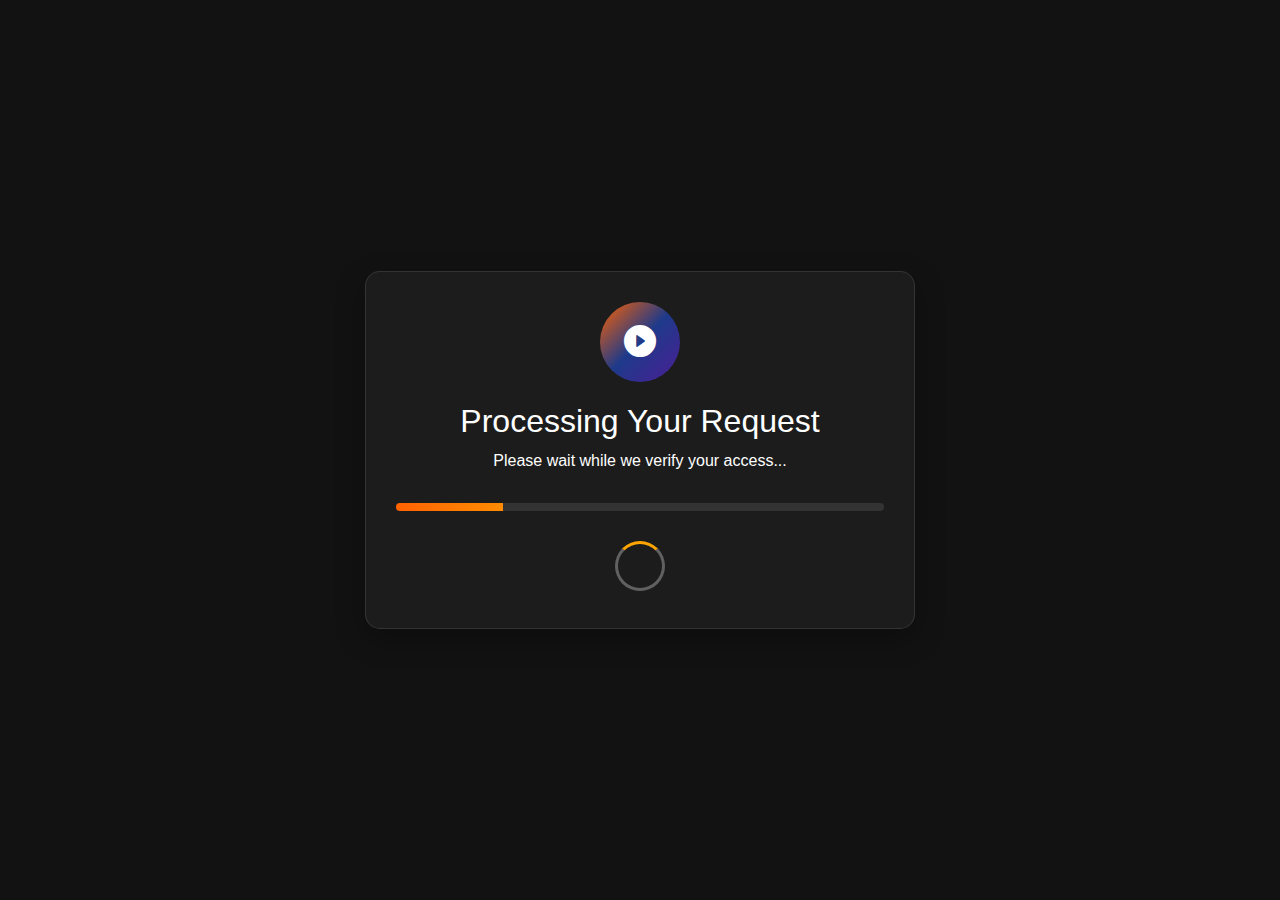
<file: complete-unlock.html>
<!DOCTYPE html>
<html lang="en">
<head>
    <meta charset="UTF-8">
    <meta name="viewport" content="width=device-width, initial-scale=1.0">
    <title>Completing Access - Naruto Anime</title>
    <!-- Bootstrap CSS -->
    <link href="https://cdn.jsdelivr.net/npm/bootstrap@5.3.0-alpha1/dist/css/bootstrap.min.css" rel="stylesheet">
    <!-- Bootstrap Icons -->
    <link rel="stylesheet" href="https://cdn.jsdelivr.net/npm/bootstrap-icons@1.8.1/font/bootstrap-icons.css">
    <style>
        body {
            background-color: #121212;
            font-family: 'Arial', sans-serif;
            color: white;
            min-height: 100vh;
            margin: 0;
            padding: 0;
            display: flex;
            flex-direction: column;
            justify-content: center;
            align-items: center;
        }
        
        .unlock-container {
            background-color: rgba(30, 30, 30, 0.9);
            border-radius: 15px;
            padding: 30px;
            max-width: 550px;
            width: 100%;
            margin: 20px;
            box-shadow: 0 10px 30px rgba(0, 0, 0, 0.3);
            text-align: center;
            border: 1px solid rgba(255, 255, 255, 0.1);
        }
        
        .logo {
            width: 80px;
            height: 80px;
            background: linear-gradient(135deg, #FF6200, #1E3A8A, #4C1D95);
            border-radius: 50%;
            margin: 0 auto 20px auto;
            display: flex;
            justify-content: center;
            align-items: center;
            font-size: 2rem;
            color: white;
        }
        
        .progress {
            height: 8px;
            border-radius: 4px;
            margin: 30px 0;
            background-color: #333;
        }
        
        .progress-bar {
            background: linear-gradient(to right, #FF6200, #FF8C00);
        }
        
        .loading-animation {
            display: inline-block;
            width: 50px;
            height: 50px;
            border: 3px solid rgba(255, 255, 255, 0.3);
            border-radius: 50%;
            border-top-color: #FFA500;
            animation: spin 1s ease-in-out infinite;
        }
        
        @keyframes spin {
            to { transform: rotate(360deg); }
        }
        
        .checkmark {
            width: 50px;
            height: 50px;
            border-radius: 50%;
            display: block;
            stroke-width: 2;
            stroke: #FFA500;
            stroke-miterlimit: 10;
            margin: 10% auto;
            box-shadow: inset 0px 0px 0px #FFA500;
            animation: fill .4s ease-in-out .4s forwards, scale .3s ease-in-out .9s both;
            position: relative;
            top: 5px;
            right: 5px;
            margin: 0 auto;
        }
        
        .checkmark__circle {
            stroke-dasharray: 166;
            stroke-dashoffset: 166;
            stroke-width: 2;
            stroke-miterlimit: 10;
            stroke: #FFA500;
            fill: none;
            animation: stroke 0.6s cubic-bezier(0.65, 0, 0.45, 1) forwards;
        }
        
        .checkmark__check {
            transform-origin: 50% 50%;
            stroke-dasharray: 48;
            stroke-dashoffset: 48;
            animation: stroke 0.3s cubic-bezier(0.65, 0, 0.45, 1) 0.8s forwards;
        }
        
        @keyframes stroke {
            100% {
                stroke-dashoffset: 0;
            }
        }
        
        @keyframes scale {
            0%, 100% {
                transform: none;
            }
            50% {
                transform: scale3d(1.1, 1.1, 1);
            }
        }
        
        @keyframes fill {
            100% {
                box-shadow: inset 0px 0px 0px 30px rgba(255, 165, 0, 0.2);
            }
        }
    </style>
</head>
<body>
    <div class="unlock-container">
        <div class="logo">
            <i class="bi bi-play-circle-fill"></i>
        </div>
        <h2 id="status-title">Processing Your Request</h2>
        <p id="status-message">Please wait while we verify your access...</p>
        
        <div class="progress">
            <div class="progress-bar" id="progress-bar" role="progressbar" style="width: 0%" aria-valuenow="0" aria-valuemin="0" aria-valuemax="100"></div>
        </div>
        
        <div class="loading-animation" id="loading-animation"></div>
        
        <!-- Manual grant access button (appears after delay) -->
        <div id="manual-grant-container" style="display: none; margin-top: 20px;">
            <p class="text-warning">Having trouble? Click below to manually unlock access:</p>
            <button class="btn btn-warning" onclick="createAndGrantAccess()">
                <i class="bi bi-key"></i> Manually Unlock Access
            </button>
        </div>
        
        <div id="success-container" style="display: none;">
            <svg class="checkmark" xmlns="http://www.w3.org/2000/svg" viewBox="0 0 52 52">
                <circle class="checkmark__circle" cx="26" cy="26" r="25" fill="none"/>
                <path class="checkmark__check" fill="none" d="M14.1 27.2l7.1 7.2 16.7-16.8"/>
            </svg>
            <h3>Congratulations!</h3>
            <p>Your premium access has been unlocked for 24 hours.</p>
            <p>You will be redirected to your video shortly...</p>
        </div>
        
        <div id="error-container" style="display: none;">
            <i class="bi bi-exclamation-triangle-fill" style="font-size: 3rem; color: #ff6b6b;"></i>
            <h3>Verification Failed</h3>
            <p>We couldn't verify your completion of the required steps.</p>
            <p>Please try again.</p>
            <button class="btn btn-primary mt-3" onclick="window.history.back();">Go Back</button>
        </div>
        
        <!-- Debug information section (hidden by default) -->
        <div id="debug-container" style="display: none; margin-top: 30px; text-align: left; padding: 15px; background-color: rgba(0,0,0,0.5); border-radius: 10px;">
            <h5>Debug Information</h5>
            <pre id="debug-info" style="color: #00ff00; max-height: 200px; overflow-y: auto;"></pre>
            <button class="btn btn-sm btn-secondary mt-2" onclick="document.getElementById('debug-container').style.display = 'none';">Hide Debug Info</button>
        </div>
    </div>
    
    <script>
        // Get tracking ID from URL
        function getParameterByName(name, url = window.location.href) {
            name = name.replace(/[\[\]]/g, '\\$&');
            const regex = new RegExp('[?&]' + name + '(=([^&#]*)|&|#|$)'),
                results = regex.exec(url);
            if (!results) return null;
            if (!results[2]) return '';
            return decodeURIComponent(results[2].replace(/\+/g, ' '));
        }
        
        // Animate progress bar
        function animateProgress() {
            let progress = 0;
            const progressBar = document.getElementById('progress-bar');
            
            const interval = setInterval(() => {
                progress += 1;
                progressBar.style.width = `${progress}%`;
                progressBar.setAttribute('aria-valuenow', progress);
                
                if (progress >= 100) {
                    clearInterval(interval);
                }
            }, 30);
        }
        
        // Function to create a subscription
        function createSubscription() {
            // Calculate expiry time (24 hours from now)
            const now = new Date();
            const expiryDate = new Date(now.getTime() + 24 * 60 * 60 * 1000); // 24 hours in milliseconds
            
            // Create subscription object with new format
            const subscription = {
                active: true,
                createdAt: now.toISOString(),
                expiryDate: expiryDate.toISOString()
            };
            
            // Save to localStorage with new key
            localStorage.setItem('narutoSubscription', JSON.stringify(subscription));
            
            return subscription;
        }
        
        // Generate encrypted token for validation
        function generateToken(series, episode, fileId) {
            // Simple encryption - in a real system you'd use stronger encryption
            const timestamp = new Date().getTime();
            const data = `${series}|${episode}|${fileId}|${timestamp}`;
            
            // Base64 encode - this is for demo purposes only
            return btoa(data);
        }
        
        // Verify tracking ID and redirect to player
        function verifyAndRedirect() {
            const trackingId = getParameterByName('id');
            
            // Log for debugging
            logDebug("Starting verification process");
            logDebug("Received tracking ID: " + trackingId);
            
            // Always create subscription regardless of tracking ID
            // This ensures users who complete the GPLinks process get access
            logDebug("Creating subscription regardless of tracking ID");
            createAndGrantAccess();
        }
        
        // New function to always grant access
        function createAndGrantAccess() {
            // Get the most recent pending unlock or use default values
            const pendingUnlock = JSON.parse(localStorage.getItem('pendingUnlock') || 'null');
            
            if (pendingUnlock) {
                logDebug("Found pending unlock data: " + JSON.stringify(pendingUnlock, null, 2));
            } else {
                logDebug("No pending unlock data found, will redirect to home page");
            }
            
            // Create subscription
            const subscription = createSubscription();
            logDebug("Created subscription: " + JSON.stringify(subscription, null, 2));
            
            // Clear pending unlock
            localStorage.removeItem('pendingUnlock');
            logDebug("Cleared pending unlock from localStorage");
            
            // Show success
            showSuccess();
            logDebug("Showing success message");
            
            // Redirect to player after delay
            const redirectDelay = 3000;
            logDebug(`Will redirect in ${redirectDelay/1000} seconds`);
            
            setTimeout(() => {
                if (pendingUnlock) {
                    // Use the stored data if available
                    const token = generateToken(
                        pendingUnlock.series,
                        pendingUnlock.episode,
                        pendingUnlock.fileId
                    );
                    
                    const redirectUrl = `player.html?series=${pendingUnlock.series}&episode=${pendingUnlock.episode}&fileId=${pendingUnlock.fileId}&token=${token}`;
                    logDebug("Redirecting to: " + redirectUrl);
                    window.location.href = redirectUrl;
                } else {
                    // Fallback to home page if no pending data
                    logDebug("No pending data, redirecting to home page");
                    window.location.href = 'Naruto.html';
                }
            }, redirectDelay);
        }
        
        // Show error message
        function showError(message) {
            document.getElementById('loading-animation').style.display = 'none';
            document.getElementById('error-container').style.display = 'block';
            document.getElementById('status-title').textContent = 'Verification Failed';
            document.getElementById('status-message').textContent = message || 'We could not verify your completion.';
            document.getElementById('progress-bar').style.width = '100%';
            document.getElementById('progress-bar').style.backgroundColor = '#ff6b6b';
        }
        
        // Show success message
        function showSuccess() {
            document.getElementById('loading-animation').style.display = 'none';
            document.getElementById('success-container').style.display = 'block';
            document.getElementById('status-title').textContent = 'Verification Successful';
            document.getElementById('status-message').textContent = 'Your premium access has been activated.';
        }
        
        // Log debug information
        function logDebug(message) {
            const debugInfo = document.getElementById('debug-info');
            const timestamp = new Date().toLocaleTimeString();
            debugInfo.textContent += `[${timestamp}] ${message}\n`;
        }
        
        // Show debug container
        function showDebugContainer() {
            document.getElementById('debug-container').style.display = 'block';
        }
        
        // Initialize
        document.addEventListener('DOMContentLoaded', function() {
            // Check for debug mode
            const isDebug = getParameterByName('debug') === 'true';
            
            // Start animation
            animateProgress();
            
            // Log debug info
            if (isDebug) {
                showDebugContainer();
                logDebug('Debug mode enabled');
                logDebug('URL: ' + window.location.href);
                logDebug('Tracking ID: ' + getParameterByName('id'));
                
                // Check localStorage
                const pendingUnlock = JSON.parse(localStorage.getItem('pendingUnlock') || 'null');
                if (pendingUnlock) {
                    logDebug('Pending unlock found:');
                    logDebug(JSON.stringify(pendingUnlock, null, 2));
                } else {
                    logDebug('No pending unlock found in localStorage');
                }
            }
            
            // Add debug keyboard shortcut (Ctrl+Shift+D)
            document.addEventListener('keydown', function(e) {
                if (e.ctrlKey && e.shiftKey && e.key === 'D') {
                    showDebugContainer();
                    logDebug('Debug mode activated via keyboard shortcut');
                }
            });
            
            // Show manual grant access button after 8 seconds
            setTimeout(function() {
                const successVisible = document.getElementById('success-container').style.display !== 'none';
                const errorVisible = document.getElementById('error-container').style.display !== 'none';
                
                // Only show if neither success nor error is visible yet
                if (!successVisible && !errorVisible) {
                    document.getElementById('manual-grant-container').style.display = 'block';
                    logDebug('Showing manual grant access button');
                }
            }, 8000);
            
            // Verify and redirect after brief delay
            setTimeout(verifyAndRedirect, 2000);
        });
    </script>
</body>
</html>
</file>
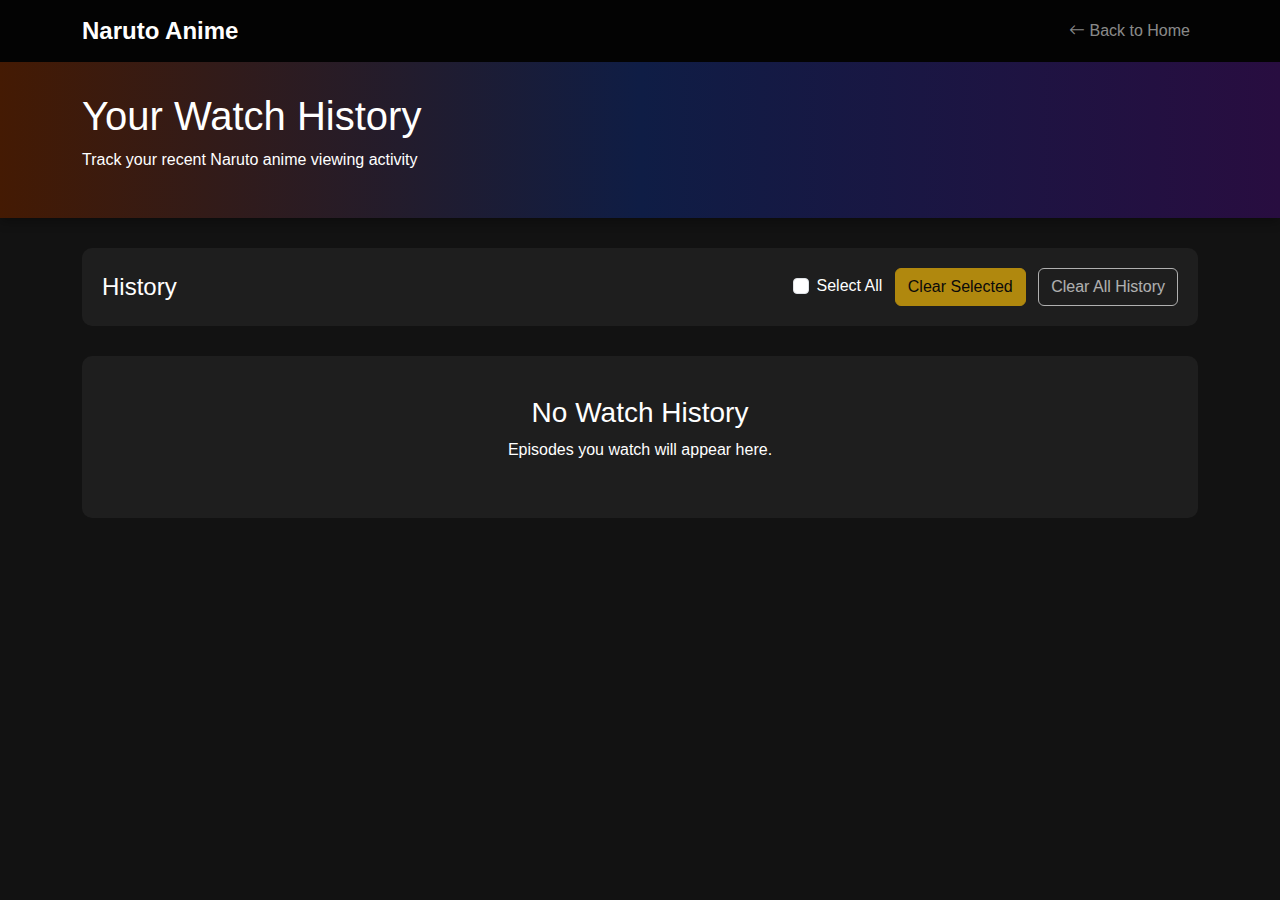
<file: history.html>
<!DOCTYPE html>
<html lang="en">
<head>
    <meta charset="UTF-8">
    <meta name="viewport" content="width=device-width, initial-scale=1.0">
    <title>Watch History - Naruto Anime</title>
    <!-- Bootstrap CSS -->
    <link href="https://cdn.jsdelivr.net/npm/bootstrap@5.3.0-alpha1/dist/css/bootstrap.min.css" rel="stylesheet">
    <style>
        body {
            background-color: #121212;
            font-family: 'Arial', sans-serif;
            color: white;
            min-height: 100vh;
            margin: 0;
            padding: 0;
        }
        
        .navbar {
            background-color: rgba(0, 0, 0, 0.8) !important;
        }
        
        .navbar-brand {
            font-weight: bold;
            font-size: 1.5rem;
        }
        
        .navbar-brand img {
            height: 30px;
            margin-right: 10px;
            border-radius: 50%;
            background-color: #FFA500;
            padding: 2px;
            border: 2px solid #000;
        }
        
        .page-header {
            background: linear-gradient(to right, #441a03, #0f1d45, #280d40);
            padding: 30px 0;
            margin-bottom: 30px;
            box-shadow: 0 4px 10px rgba(0, 0, 0, 0.3);
        }
        
        .history-card {
            background-color: #1e1e1e;
            border-radius: 10px;
            overflow: hidden;
            transition: transform 0.3s ease, box-shadow 0.3s ease;
            margin-bottom: 20px;
            border-left: 5px solid #666;
        }
        
        .history-card:hover {
            transform: translateY(-5px);
            box-shadow: 0 5px 15px rgba(0, 0, 0, 0.3);
        }
        
        .history-card.naruto {
            border-left-color: #FF6200;
        }
        
        .history-card.shippuden {
            border-left-color: #1E3A8A;
        }
        
        .history-card.boruto {
            border-left-color: #4C1D95;
        }
        
        .history-card .card-body {
            padding: 20px;
        }
        
        .timestamp {
            color: #aaa;
            font-size: 0.85rem;
        }
        
        .history-controls {
            background-color: #1e1e1e;
            padding: 20px;
            border-radius: 10px;
            margin-bottom: 30px;
        }
        
        .btn-clear {
            background-color: #dc3545;
            border-color: #dc3545;
            color: white;
        }
        
        .btn-clear:hover {
            background-color: #bb2d3b;
            border-color: #bb2d3b;
        }
        
        .empty-history {
            text-align: center;
            padding: 40px 20px;
            background-color: #1e1e1e;
            border-radius: 10px;
            margin-top: 30px;
        }
        
        .episode-badge {
            font-size: 0.8rem;
            padding: 5px 10px;
            border-radius: 20px;
            margin-left: 10px;
            background-color: #333;
        }
        
        .badge-naruto {
            background-color: #FF6200;
            color: white;
        }
        
        .badge-shippuden {
            background-color: #1E3A8A;
            color: white;
        }
        
        .badge-boruto {
            background-color: #4C1D95;
            color: white;
        }
        
        .history-item-checkbox {
            margin-right: 15px;
        }
        
        .last-watched-banner {
            background: linear-gradient(to right, rgba(0,0,0,0.7), rgba(0,0,0,0.3));
            color: white;
            padding: 15px 20px;
            margin-bottom: 30px;
            border-radius: 10px;
            border-left: 5px solid #FFA500;
            box-shadow: 0 4px 10px rgba(0, 0, 0, 0.2);
        }
        
        .history-item-checkbox:checked ~ .history-item-content {
            background-color: rgba(13, 110, 253, 0.1);
        }
        
        /* Custom popup styles */
        .custom-popup-overlay {
            position: fixed;
            top: 0;
            left: 0;
            width: 100%;
            height: 100%;
            background-color: rgba(0, 0, 0, 0.7);
            display: flex;
            justify-content: center;
            align-items: center;
            z-index: 9999;
            opacity: 0;
            visibility: hidden;
            transition: opacity 0.3s, visibility 0.3s;
        }
        
        .custom-popup-overlay.active {
            opacity: 1;
            visibility: visible;
        }
        
        .custom-popup {
            background-color: #fff;
            border-radius: 10px;
            color: black;
            width: 90%;
            max-width: 400px;
            padding: 0;
            box-shadow: 0 10px 25px rgba(0, 0, 0, 0.2);
            transform: translateY(-20px);
            transition: transform 0.3s;
            overflow: hidden;
        }
        
        .custom-popup-overlay.active .custom-popup {
            transform: translateY(0);
        }
        
        .custom-popup-header {
            background-color: #0d6efd;
            color: white;
            padding: 15px 20px;
            font-weight: 600;
            font-size: 1.1rem;
            border-top-left-radius: 10px;
            border-top-right-radius: 10px;
        }
        
        .custom-popup-content {
            padding: 20px;
            text-align: center;
            color: #333;
        }
        
        .custom-popup-actions {
            display: flex;
            padding: 0 20px 20px;
        }
        
        .custom-popup-actions button {
            flex: 1;
            padding: 10px;
            border: none;
            border-radius: 5px;
            cursor: pointer;
            font-weight: 600;
            transition: background-color 0.2s;
        }
        
        .custom-popup-actions button.confirm-btn {
            background-color: #0d6efd;
            color: white;
            margin-right: 10px;
        }
        
        .custom-popup-actions button.cancel-btn {
            background-color: #e0e0e0;
            color: #333;
        }
        
        .custom-popup-actions button.confirm-btn:hover {
            background-color: #0b5ed7;
        }
        
        .custom-popup-actions button.cancel-btn:hover {
            background-color: #d0d0d0;
        }
        
        .custom-popup-actions button.ok-btn {
            background-color: #0d6efd;
            color: white;
            width: 100%;
        }
        
        .custom-popup-actions button.ok-btn:hover {
            background-color: #0b5ed7;
        }
        
        @media (max-width: 576px) {
            .custom-popup {
                width: 95%;
            }
            
            .custom-popup-actions {
                flex-direction: column;
            }
            
            .custom-popup-actions button.confirm-btn {
                margin-right: 0;
                margin-bottom: 10px;
            }
        }
        
        /* Mobile optimizations */
        @media (max-width: 768px) {
            .page-header {
                padding: 20px 0;
                margin-bottom: 20px;
            }
            
            .page-header h1 {
                font-size: 1.8rem;
            }
            
            .page-header p {
                font-size: 0.9rem;
            }
            
            .history-controls {
                padding: 15px;
            }
            
            .history-controls h4 {
                font-size: 1.2rem;
                margin-bottom: 10px;
            }
            
            .history-controls .d-flex {
                flex-direction: column;
                align-items: flex-start !important;
            }
            
            .history-controls .btn-group {
                margin-top: 10px;
                width: 100%;
                display: flex;
            }
            
            .history-controls button {
                margin-top: 8px;
                font-size: 0.9rem;
                padding: 6px 12px;
            }
            
            .history-card .card-body {
                padding: 15px;
                flex-direction: column;
                align-items: flex-start !important;
            }
            
            .history-card .card-title {
                font-size: 1.1rem;
                margin-bottom: 8px;
                display: flex;
                flex-direction: column;
                align-items: flex-start;
            }
            
            .history-card .episode-badge {
                margin-left: 0;
                margin-top: 5px;
                display: inline-block;
            }
            
            .history-card .timestamp {
                margin-bottom: 10px !important;
            }
            
            .history-item-checkbox {
                align-self: flex-start;
                margin-top: 3px;
            }
            
            .btn-continue-mobile {
                margin-top: 10px;
                width: 100%;
            }
            
            .last-watched-banner h5 {
                font-size: 1rem;
            }
            
            .mobile-action-buttons {
                margin-top: 10px;
                display: flex;
                width: 100%;
                gap: 8px;
            }
            
            .mobile-action-buttons .btn {
                flex: 1;
            }
        }
        
        /* History item styles */
        .history-item {
            display: flex;
            align-items: center;
            background-color: #1e1e1e;
            border-radius: 10px;
            margin-bottom: 15px;
            overflow: hidden;
            transition: transform 0.3s, box-shadow 0.3s;
        }
        
        .history-item:hover {
            transform: translateY(-3px);
            box-shadow: 0 5px 15px rgba(0, 0, 0, 0.3);
        }
        
        .history-item-content {
            flex-grow: 1;
            padding: 15px;
            display: flex;
            justify-content: space-between;
            align-items: center;
            cursor: pointer;
        }
        
        .history-timestamp {
            color: #aaa;
            font-size: 0.85rem;
        }
        
        .history-series-badge {
            display: inline-block;
            padding: 5px 12px;
            border-radius: 20px;
            font-size: 0.9rem;
            font-weight: 600;
        }
        
        .history-series-badge.naruto {
            background-color: #FF6200;
            color: white;
        }
        
        .history-series-badge.shippuden {
            background-color: #1E3A8A;
            color: white;
        }
        
        .history-series-badge.boruto {
            background-color: #4C1D95;
            color: white;
        }
        
        /* Mobile History item styles */
        .mobile-history-item {
            background-color: #1e1e1e;
            border-radius: 10px;
            margin-bottom: 15px;
            overflow: hidden;
            transition: transform 0.3s, box-shadow 0.3s;
        }
        
        .mobile-history-item:hover {
            transform: translateY(-3px);
            box-shadow: 0 5px 15px rgba(0, 0, 0, 0.3);
        }
        
        .mobile-history-item-header {
            display: flex;
            align-items: center;
            padding: 12px 15px;
            background-color: rgba(0, 0, 0, 0.2);
        }
        
        .mobile-history-series-badge {
            display: inline-block;
            padding: 4px 10px;
            border-radius: 20px;
            font-size: 0.8rem;
            font-weight: 600;
            margin-right: 10px;
        }
        
        .mobile-history-series-badge.naruto {
            background-color: #FF6200;
            color: white;
        }
        
        .mobile-history-series-badge.shippuden {
            background-color: #1E3A8A;
            color: white;
        }
        
        .mobile-history-series-badge.boruto {
            background-color: #4C1D95;
            color: white;
        }
        
        .mobile-history-episode {
            font-weight: 600;
        }
        
        .mobile-history-item-footer {
            display: flex;
            justify-content: space-between;
            align-items: center;
            padding: 10px 15px;
        }
        
        .mobile-history-timestamp {
            color: #aaa;
            font-size: 0.8rem;
        }
        
        .mobile-history-actions {
            display: flex;
            align-items: center;
            gap: 10px;
        }
    </style>
</head>
<body>
    <!-- Navigation Bar -->
    <nav class="navbar navbar-expand-lg navbar-dark">
        <div class="container">
            <a class="navbar-brand" href="index.html">Naruto Anime</a>
            <button class="navbar-toggler" type="button" data-bs-toggle="collapse" data-bs-target="#navbarNav">
                <span class="navbar-toggler-icon"></span>
            </button>
            <div class="collapse navbar-collapse" id="navbarNav">
                <ul class="navbar-nav ms-auto">
                    <li class="nav-item">
                        <a class="nav-link" href="Naruto.html">
                            <i class="bi bi-arrow-left"></i> Back to Home
                        </a>
                    </li>
                </ul>
            </div>
        </div>
    </nav>

    <!-- Page Header -->
    <div class="page-header">
        <div class="container">
            <h1>Your Watch History</h1>
            <p>Track your recent Naruto anime viewing activity</p>
        </div>
    </div>

    <div class="container">
        <!-- Last Watched Banner -->
        <div class="last-watched-banner" id="last-watched-banner" style="display: none;">
            <h5 class="mb-0"><i class="bi bi-clock-history"></i> Continue Watching: <span id="last-watched-title">-</span></h5>
        </div>
        
        <!-- History Controls -->
        <div class="history-controls">
            <div class="d-flex justify-content-between align-items-center">
                <h4 class="mb-0">History</h4>
                <div class="d-none d-md-block">
                    <div class="form-check form-check-inline me-2">
                        <input class="form-check-input" type="checkbox" id="toggle-checkboxes">
                        <label class="form-check-label" for="toggle-checkboxes">Select All</label>
                    </div>
                    <button id="clear-selected" class="btn btn-warning me-2" disabled>Clear Selected</button>
                    <button id="clear-all" class="btn btn-clear">Clear All History</button>
                </div>
                <div class="mobile-action-buttons d-md-none">
                    <button id="clear-selected-mobile" class="btn btn-warning btn-sm" disabled>Clear Selected</button>
                    <button id="clear-all-mobile" class="btn btn-clear btn-sm">Clear All</button>
                </div>
            </div>
        </div>
        
        <!-- Desktop History List -->
        <div id="history-container">
            <!-- History items will be loaded here -->
        </div>
        
        <!-- Mobile History List -->
        <div id="history-mobile-container" class="d-md-none">
            <!-- Mobile history items will be loaded here -->
        </div>
        
        <!-- Empty History Message -->
        <div class="empty-history" id="empty-history" style="display: none;">
            <h3>No Watch History</h3>
            <p>Episodes you watch will appear here.</p>
        </div>
    </div>

    <script>
        // Custom popup functions
        function showCustomConfirm(message, title = "Confirmation", onConfirm, onCancel) {
            // Set the message and title
            document.getElementById('confirm-popup-message').textContent = message;
            document.getElementById('confirm-popup-title').textContent = title;
            
            // Show the popup
            const overlay = document.getElementById('confirm-popup-overlay');
            overlay.classList.add('active');
            
            // Set up button event listeners
            const yesButton = document.getElementById('confirm-popup-yes');
            const noButton = document.getElementById('confirm-popup-no');
            
            // Remove any existing event listeners
            const newYesButton = yesButton.cloneNode(true);
            const newNoButton = noButton.cloneNode(true);
            yesButton.parentNode.replaceChild(newYesButton, yesButton);
            noButton.parentNode.replaceChild(newNoButton, noButton);
            
            // Add new event listeners
            newYesButton.addEventListener('click', function() {
                overlay.classList.remove('active');
                if (typeof onConfirm === 'function') {
                    onConfirm();
                }
            });
            
            newNoButton.addEventListener('click', function() {
                overlay.classList.remove('active');
                if (typeof onCancel === 'function') {
                    onCancel();
                }
            });
        }
        
        function showCustomAlert(message, title = "Notification", onOk) {
            // Set the message and title
            document.getElementById('alert-popup-message').textContent = message;
            document.getElementById('alert-popup-title').textContent = title;
            
            // Show the popup
            const overlay = document.getElementById('alert-popup-overlay');
            overlay.classList.add('active');
            
            // Set up button event listener
            const okButton = document.getElementById('alert-popup-ok');
            
            // Remove any existing event listeners
            const newOkButton = okButton.cloneNode(true);
            okButton.parentNode.replaceChild(newOkButton, okButton);
            
            // Add new event listener
            newOkButton.addEventListener('click', function() {
                overlay.classList.remove('active');
                if (typeof onOk === 'function') {
                    onOk();
                }
            });
        }

        document.addEventListener('DOMContentLoaded', function() {
            loadHistory();
            setupButtons();
            
            // Setup toggle all checkbox if it exists
            const toggleAllCheckbox = document.getElementById('toggle-checkboxes');
            if (toggleAllCheckbox) {
                toggleAllCheckbox.addEventListener('change', function() {
                    toggleAllCheckboxes(this.checked);
                });
            }
        });
        
        function setupButtons() {
            document.getElementById('clear-all').addEventListener('click', clearAllHistory);
            document.getElementById('clear-selected').addEventListener('click', clearSelectedHistory);
            document.getElementById('clear-all-mobile').addEventListener('click', clearAllHistory);
            document.getElementById('clear-selected-mobile').addEventListener('click', clearSelectedHistory);
        }
        
        function loadHistory() {
            const container = document.getElementById('history-container');
            const mobileContainer = document.getElementById('history-mobile-container');
            const history = JSON.parse(localStorage.getItem('narutoWatchHistory') || '[]');
            const toggleAllCheckbox = document.getElementById('toggle-checkboxes');
            const emptyHistoryMessage = document.getElementById('empty-history');
            
            // Reset containers and toggle checkbox
            container.innerHTML = '';
            mobileContainer.innerHTML = '';
            if (toggleAllCheckbox) toggleAllCheckbox.checked = false;
            
            // Show message if history is empty
            if (history.length === 0) {
                emptyHistoryMessage.style.display = 'block';
                document.getElementById('clear-all').disabled = true;
                document.getElementById('clear-selected').disabled = true;
                document.getElementById('clear-all-mobile').disabled = true;
                document.getElementById('clear-selected-mobile').disabled = true;
                return;
            }
            
            // Hide empty message when we have items
            emptyHistoryMessage.style.display = 'none';
            
            // Enable clear all button
            document.getElementById('clear-all').disabled = false;
            document.getElementById('clear-all-mobile').disabled = false;
            
            // Sort by newest first
            history.sort((a, b) => new Date(b.timestamp) - new Date(a.timestamp));
            
            // Update last watched banner if we have history
            if (history.length > 0) {
                const lastWatched = history[0];
                document.getElementById('last-watched-title').textContent = lastWatched.title;
                document.getElementById('last-watched-banner').style.display = 'block';
                
                // Set border color based on series
                const lastWatchedBanner = document.getElementById('last-watched-banner');
                if (lastWatched.series === 'naruto') {
                    lastWatchedBanner.style.borderLeftColor = '#FF6200';
                } else if (lastWatched.series === 'shippuden') {
                    lastWatchedBanner.style.borderLeftColor = '#1E3A8A';
                } else if (lastWatched.series === 'boruto') {
                    lastWatchedBanner.style.borderLeftColor = '#4C1D95';
                }
                
                // Make banner clickable to continue watching
                lastWatchedBanner.style.cursor = 'pointer';
                lastWatchedBanner.onclick = function() {
                    openEpisode(lastWatched.id);
                };
            }
            
            // Generate history items
            history.forEach(item => {
                // Create desktop view item
                container.appendChild(createHistoryItem(item));
                
                // Create mobile view item
                mobileContainer.appendChild(createMobileHistoryItem(item));
            });
            
            // Setup checkbox change events
            document.querySelectorAll('.history-item-checkbox').forEach(checkbox => {
                checkbox.addEventListener('change', updateClearSelectedButton);
            });
        }
        
        function createHistoryItem(item) {
            const div = document.createElement('div');
            div.className = 'history-item';
            
            const title = getSeriesToDisplayName(item.series) + ' Episode ' + item.episodeNumber;
            const date = new Date(item.timestamp).toLocaleString();
            
            div.innerHTML = `
                <input type="checkbox" class="history-item-checkbox" data-id="${item.id}">
                <div class="history-item-content" onclick="openEpisode('${item.id}')">
                    <div class="d-flex align-items-center">
                        <div class="history-series-badge ${item.series}">${getSeriesToDisplayName(item.series)}</div>
                        <h5 class="mb-0 ms-3">Episode ${item.episodeNumber}</h5>
                    </div>
                    <div class="history-timestamp">
                        <i class="bi bi-clock"></i> ${date}
                    </div>
                </div>
            `;
            
            return div;
        }
        
        function createMobileHistoryItem(item) {
            const div = document.createElement('div');
            div.className = 'mobile-history-item';
            
            const title = getSeriesToDisplayName(item.series) + ' Episode ' + item.episodeNumber;
            const date = new Date(item.timestamp).toLocaleString();
            
            div.innerHTML = `
                <div class="mobile-history-item-header">
                    <div class="mobile-history-series-badge ${item.series}">
                        ${getSeriesToDisplayName(item.series)}
                    </div>
                    <div class="mobile-history-episode">
                        Episode ${item.episodeNumber}
                    </div>
                </div>
                <div class="mobile-history-item-footer">
                    <div class="mobile-history-timestamp">
                        <i class="bi bi-clock"></i> ${date}
                    </div>
                    <div class="mobile-history-actions">
                        <div class="form-check">
                            <input class="form-check-input history-item-checkbox" type="checkbox" data-id="${item.id}">
                        </div>
                        <button class="btn btn-sm btn-primary" onclick="openEpisode('${item.id}')">
                            <i class="bi bi-play-fill"></i>
                        </button>
                    </div>
                </div>
            `;
            
            return div;
        }
        
        function getSeriesToDisplayName(series) {
            switch(series) {
                case 'naruto':
                    return 'Naruto';
                case 'shippuden':
                    return 'Shippuden';
                case 'boruto':
                    return 'Boruto';
                default:
                    return series;
            }
        }
        
        function toggleAllCheckboxes(checked) {
            document.querySelectorAll('.history-item-checkbox').forEach(checkbox => {
                checkbox.checked = checked;
            });
            updateClearSelectedButton();
        }
        
        function openEpisode(id) {
            // Find the history item with this id
            const history = JSON.parse(localStorage.getItem('narutoWatchHistory') || '[]');
            const item = history.find(item => item.id === id);
            
            if (item) {
                // Redirect to the appropriate page
                switch(item.series) {
                    case 'naruto':
                        window.location.href = 'Naruto.html#episode-' + item.episodeNumber;
                        break;
                    case 'shippuden':
                        window.location.href = 'NarutoShippuden.html#episode-' + item.episodeNumber;
                        break;
                    case 'boruto':
                        window.location.href = 'Boruto.html#episode-' + item.episodeNumber;
                        break;
                    default:
                        window.location.href = `player.html?series=${item.series}&episode=${item.episodeNumber}`;
                }
            }
        }
        
        function clearAllHistory() {
            showCustomConfirm('Are you sure you want to clear your entire watch history?', 'Clear History', function() {
                localStorage.removeItem('narutoWatchHistory');
                loadHistory();
            });
        }
        
        function clearSelectedHistory() {
            const selected = document.querySelectorAll('.history-item-checkbox:checked');
            if (selected.length === 0) return;
            
            showCustomConfirm(`Are you sure you want to remove ${selected.length} item(s) from your history?`, 'Remove Selected', function() {
                // Get history
                let history = JSON.parse(localStorage.getItem('narutoWatchHistory') || '[]');
                
                // Get IDs to remove
                const idsToRemove = Array.from(selected).map(checkbox => checkbox.dataset.id);
                
                // Filter out the selected items
                history = history.filter(item => !idsToRemove.includes(item.id));
                
                // Save back to localStorage
                localStorage.setItem('narutoWatchHistory', JSON.stringify(history));
                
                // Reload the history display
                loadHistory();
                
                // Reset the clear selected buttons
                document.getElementById('clear-selected').disabled = true;
                document.getElementById('clear-selected-mobile').disabled = true;
            });
        }
        
        function updateClearSelectedButton() {
            const selected = document.querySelectorAll('.history-item-checkbox:checked');
            const isDisabled = selected.length === 0;
            document.getElementById('clear-selected').disabled = isDisabled;
            document.getElementById('clear-selected-mobile').disabled = isDisabled;
        }
    </script>
    
    <!-- Bootstrap JS and Icons -->
    <script src="https://cdn.jsdelivr.net/npm/bootstrap@5.3.0-alpha1/dist/js/bootstrap.bundle.min.js"></script>
    <link rel="stylesheet" href="https://cdn.jsdelivr.net/npm/bootstrap-icons@1.8.1/font/bootstrap-icons.css">
    
    <!-- Custom Popup Dialogs -->
    <div class="custom-popup-overlay" id="confirm-popup-overlay">
        <div class="custom-popup">
            <div class="custom-popup-header">
                <span id="confirm-popup-title">Confirmation</span>
            </div>
            <div class="custom-popup-content">
                <p id="confirm-popup-message">Are you sure you want to proceed?</p>
            </div>
            <div class="custom-popup-actions">
                <button class="confirm-btn" id="confirm-popup-yes">Yes</button>
                <button class="cancel-btn" id="confirm-popup-no">No</button>
            </div>
        </div>
    </div>

    <div class="custom-popup-overlay" id="alert-popup-overlay">
        <div class="custom-popup">
            <div class="custom-popup-header">
                <span id="alert-popup-title">Notification</span>
            </div>
            <div class="custom-popup-content">
                <p id="alert-popup-message">Operation completed successfully.</p>
            </div>
            <div class="custom-popup-actions">
                <button class="ok-btn" id="alert-popup-ok">OK</button>
            </div>
        </div>
    </div>
</body>
</html>
</file>
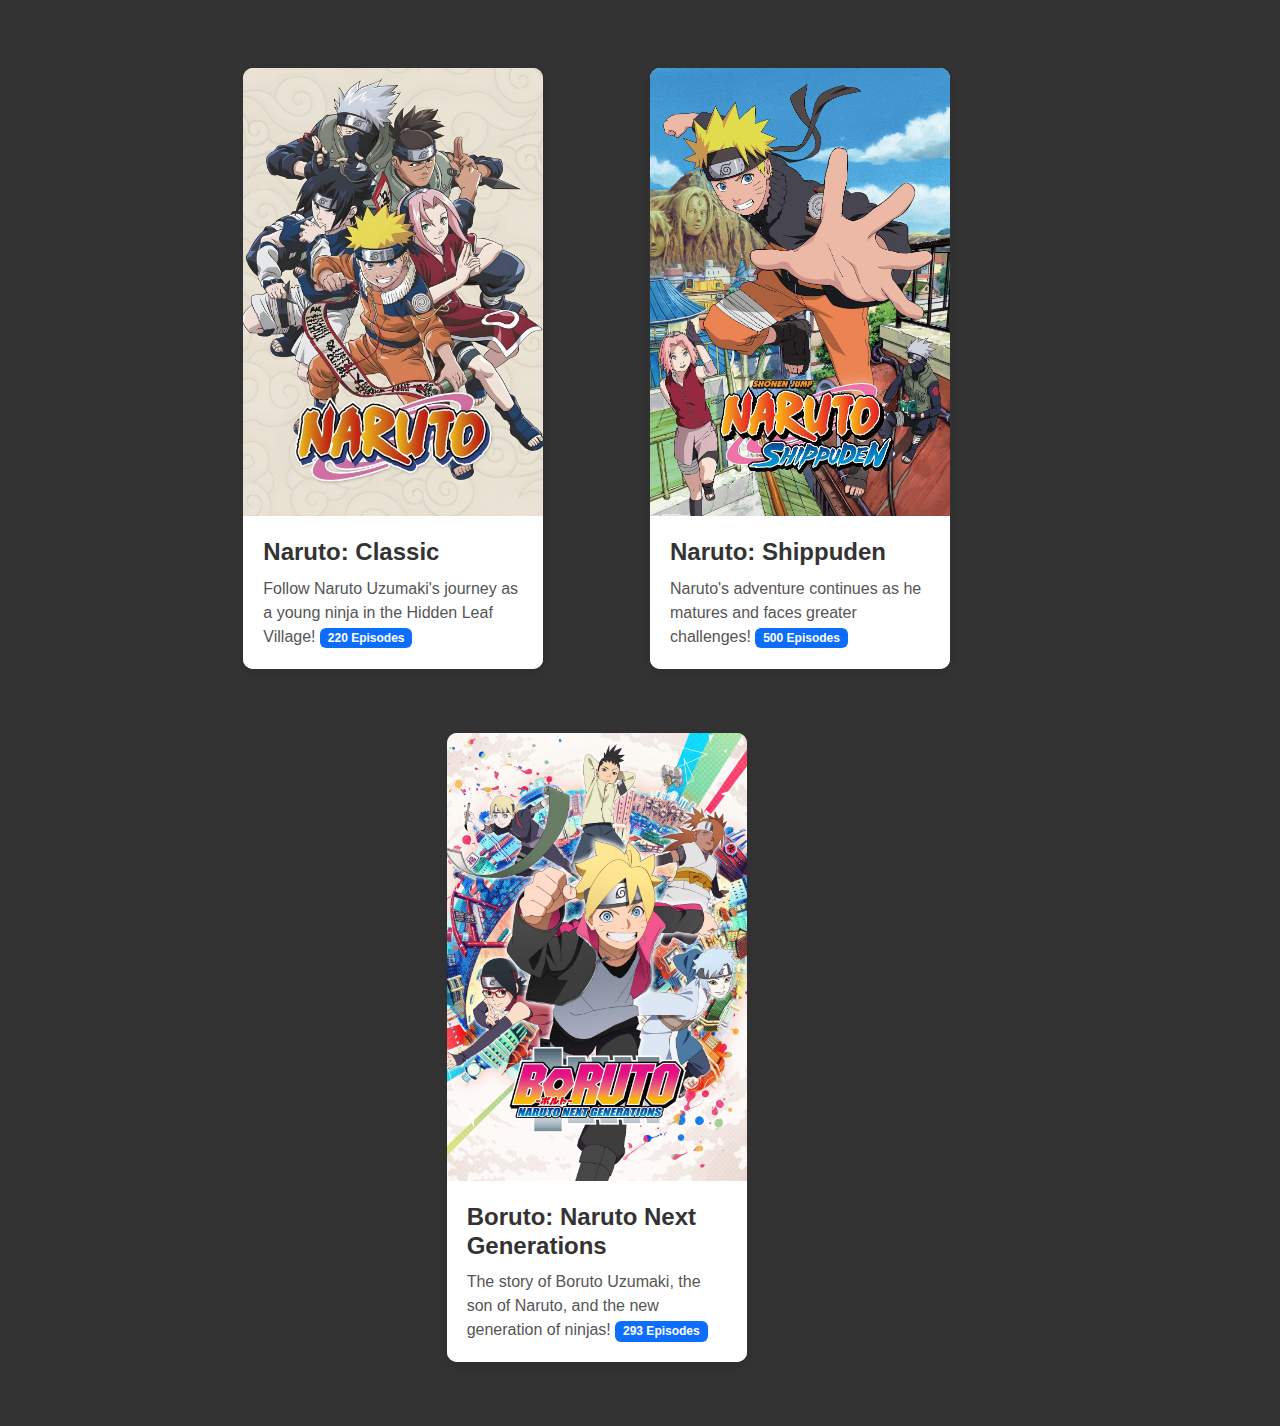
<file: main.html>
<!DOCTYPE html>
<html lang="en">
<head>
    <meta charset="UTF-8">
    <meta name="viewport" content="width=device-width, initial-scale=1.0">
    <title>Episodes-Selection</title>
    <link href="https://cdn.jsdelivr.net/npm/bootstrap@5.3.0-alpha1/dist/css/bootstrap.min.css" rel="stylesheet">
    <script src="main.js"></script>
    <style>
        /* General Body Styles */
        body {
            background-color: #333; /* Light background color */
            font-family: 'Arial', sans-serif;
            padding: 0;
            margin: 0;
            height: 100%; /* Allow content to extend past the viewport */
            overflow-y: auto; /* Enable vertical scrolling when content exceeds the viewport */
        }

        /* Container for the cards */
        .container {
            max-width: 1200px;    /* Container max width */
            width: 100%;          /* Ensure the container takes full width */
            display: flex;        /* Flexbox for side-by-side layout */
            justify-content: center; /* Center the cards horizontally */
            gap: 20px;            /* Gap between the cards */
            padding: 20px;        /* Padding around the container */
            flex-wrap: wrap;      /* Allow cards to wrap on smaller screens */
        }

        /* Card Styles */
        .card {
            width: 100%;              /* Set width to 100% for responsiveness */
            max-width: 300px;         /* Max width of the card */
            border: none;             /* Remove default border */
            border-radius: 10px;      /* Rounded corners */
            box-shadow: 0 4px 8px rgba(0, 0, 0, 0.1); /* Soft shadow for depth */
            overflow: hidden;
            transition: transform 0.3s ease, box-shadow 0.3s ease; /* Smooth hover transition */
            display: flex;
            flex-direction: column;   /* Arrange content vertically */
            margin-bottom: 20px;      /* Space between cards */
        }

        /* Card Image Styling (2:3 Aspect Ratio) */
        .card-img-top {
            width: 100%;             /* Make the image fill the width of the card */
            height: auto;            /* Let the height adjust based on the aspect ratio */
            aspect-ratio: 2 / 3;     /* Explicitly set the aspect ratio (2:3) */
            object-fit: cover;       /* Ensures the image covers the area without stretching */
            border-bottom: 2px solid white;
        }

        /* Card Body Styling */
        .card-body {
            padding: 20px;
            background-color: white;
            flex-grow: 1; /* Ensures that the body takes up the remaining space */
        }

        .card-title {
            font-size: 1.5rem;   /* Bigger title font size */
            font-weight: bold;
            color: #333;
            margin-bottom: 10px;
        }

        .card-text {
            font-size: 1rem;
            color: #555;
            line-height: 1.5;
        }

        /* Card Hover Effect */
        .card:hover {
            transform: translateY(-10px); /* Slight lift on hover */
            box-shadow: 0 6px 15px rgba(0, 0, 0, 0.2); /* Deeper shadow on hover */
            cursor: pointer;
        }

        /* Responsive Layout */
        @media (max-width: 768px) {
            .card {
                max-width: 100%; /* Full width for smaller screens */
            }
        }
    </style>
</head>
<body>
    <div class="container mt-5">
        <!-- Naruto: Classic Card -->
        <div class="col-md-4 mb-4">
            <div class="card" onclick="naruto();">
                <img src="posternarutoclassic.jpg" class="card-img-top" alt="Naruto: Classic">
                <div class="card-body">
                    <h5 class="card-title">Naruto: Classic</h5>
                    <p class="card-text">Follow Naruto Uzumaki's journey as a young ninja in the Hidden Leaf Village!</p>
                </div>
            </div>
        </div>

        <!-- Naruto: Shippuden Card -->
        <div class="col-md-4 mb-4">
            <div class="card" onclick="shippuden();">
                <img src="postershippuden.jpg" class="card-img-top" alt="Naruto: Shippuden">
                <div class="card-body">
                    <h5 class="card-title">Naruto: Shippuden</h5>
                    <p class="card-text">Naruto's adventure continues as he matures and faces greater challenges!</p>
                </div>
            </div>
        </div>

        <!-- Boruto: Naruto Next Generations Card -->
        <div class="col-md-4 mb-4">
            <div class="card" onclick="boruto();">
                <img src="posterboruto.jpg" class="card-img-top" alt="Boruto: Naruto Next Generations">
                <div class="card-body">
                    <h5 class="card-title">Boruto: Naruto Next Generations</h5>
                    <p class="card-text">The story of Boruto Uzumaki, the son of Naruto, and the new generation of ninjas!</p>
                </div>
            </div>
        </div>
    </div>

    <!-- Bootstrap JS and dependencies -->
    <script src="https://cdn.jsdelivr.net/npm/@popperjs/core@2.11.6/dist/umd/popper.min.js"></script>
    <script src="https://cdn.jsdelivr.net/npm/bootstrap@5.3.0-alpha1/dist/js/bootstrap.min.js"></script>

    <script>
        document.addEventListener('DOMContentLoaded', function() {
            // Update episode counts in the card subtitles
            updateEpisodeCounts();
        });
        
        // Update episode counts based on localStorage data
        function updateEpisodeCounts() {
            // Set fixed counts as requested
            const cardTexts = document.querySelectorAll('.card-text');
            
            // Update Naruto card
            cardTexts[0].innerHTML = `Follow Naruto Uzumaki's journey as a young ninja in the Hidden Leaf Village! <span class="badge bg-primary">220 Episodes</span>`;
            
            // Update Shippuden card
            cardTexts[1].innerHTML = `Naruto's adventure continues as he matures and faces greater challenges! <span class="badge bg-primary">500 Episodes</span>`;
            
            // Update Boruto card
            cardTexts[2].innerHTML = `The story of Boruto Uzumaki, the son of Naruto, and the new generation of ninjas! <span class="badge bg-primary">293 Episodes</span>`;
        }
    </script>
</body>
</html>
</file>
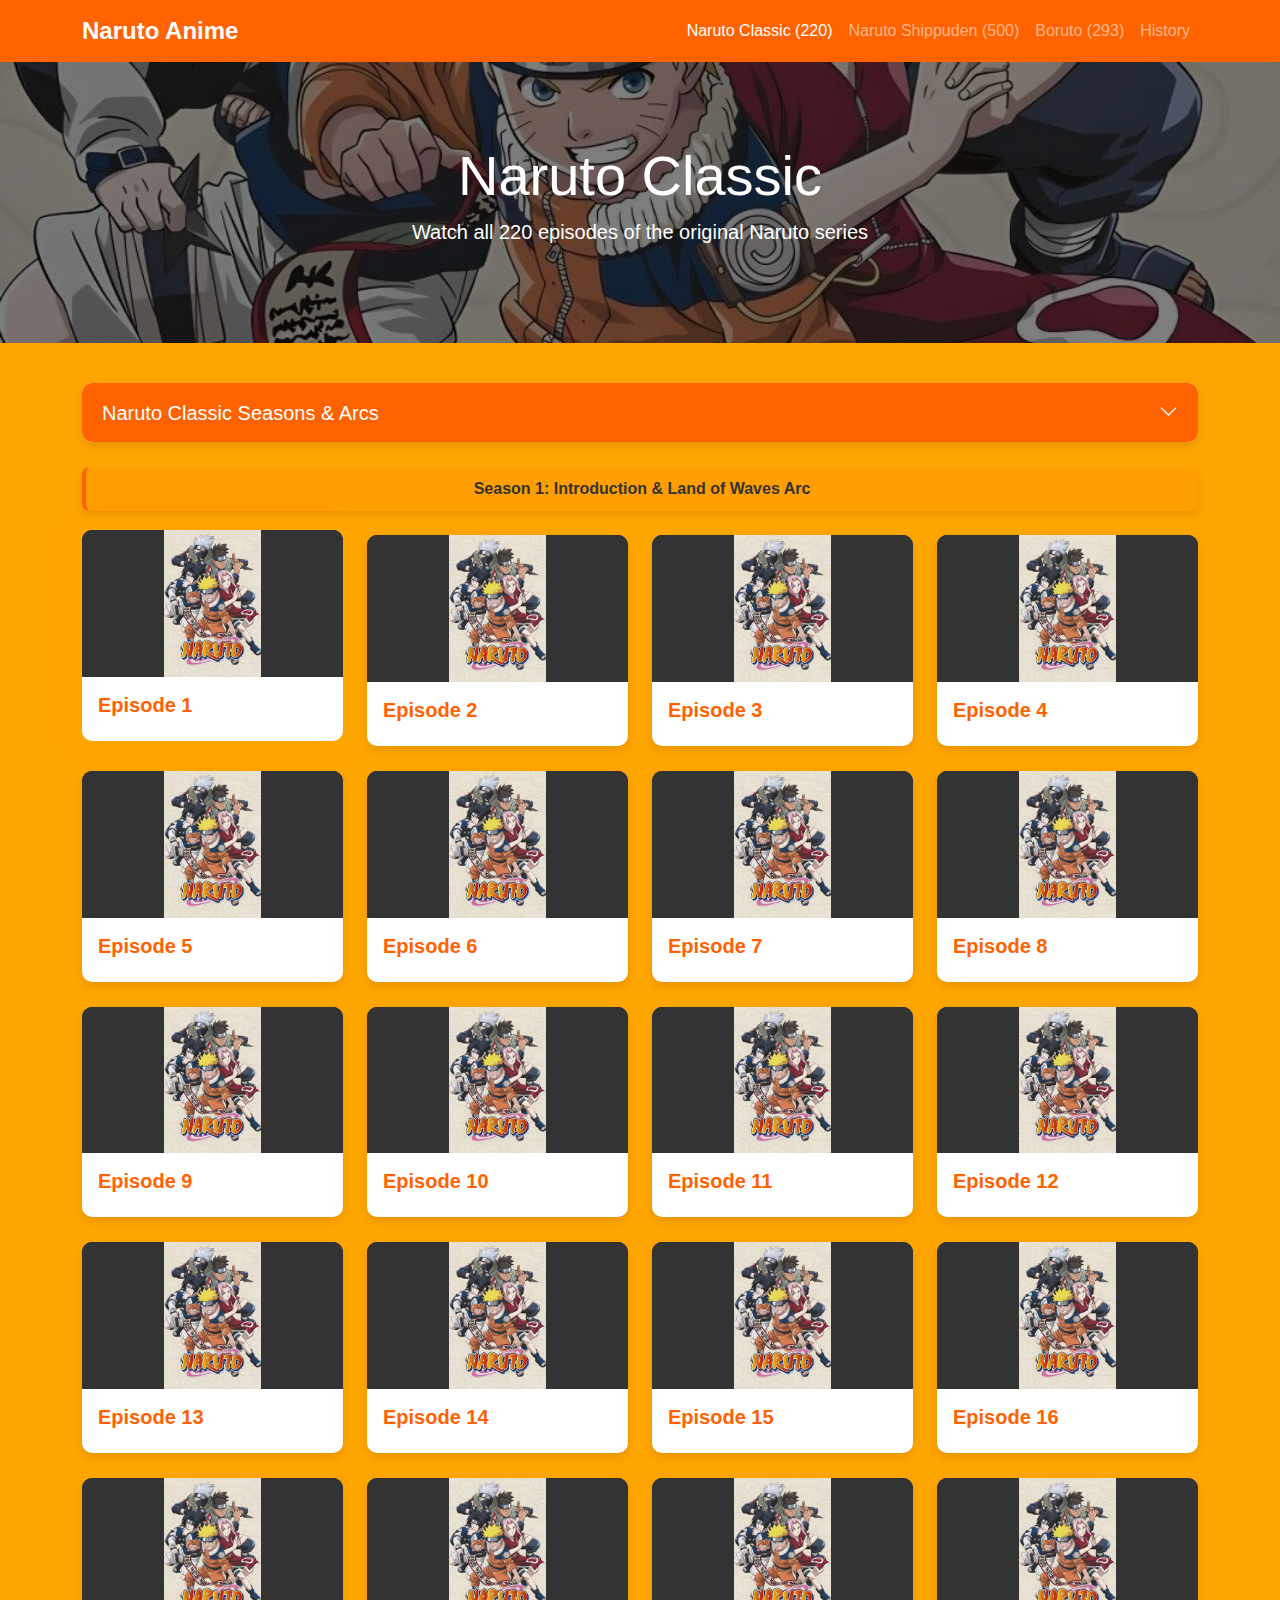
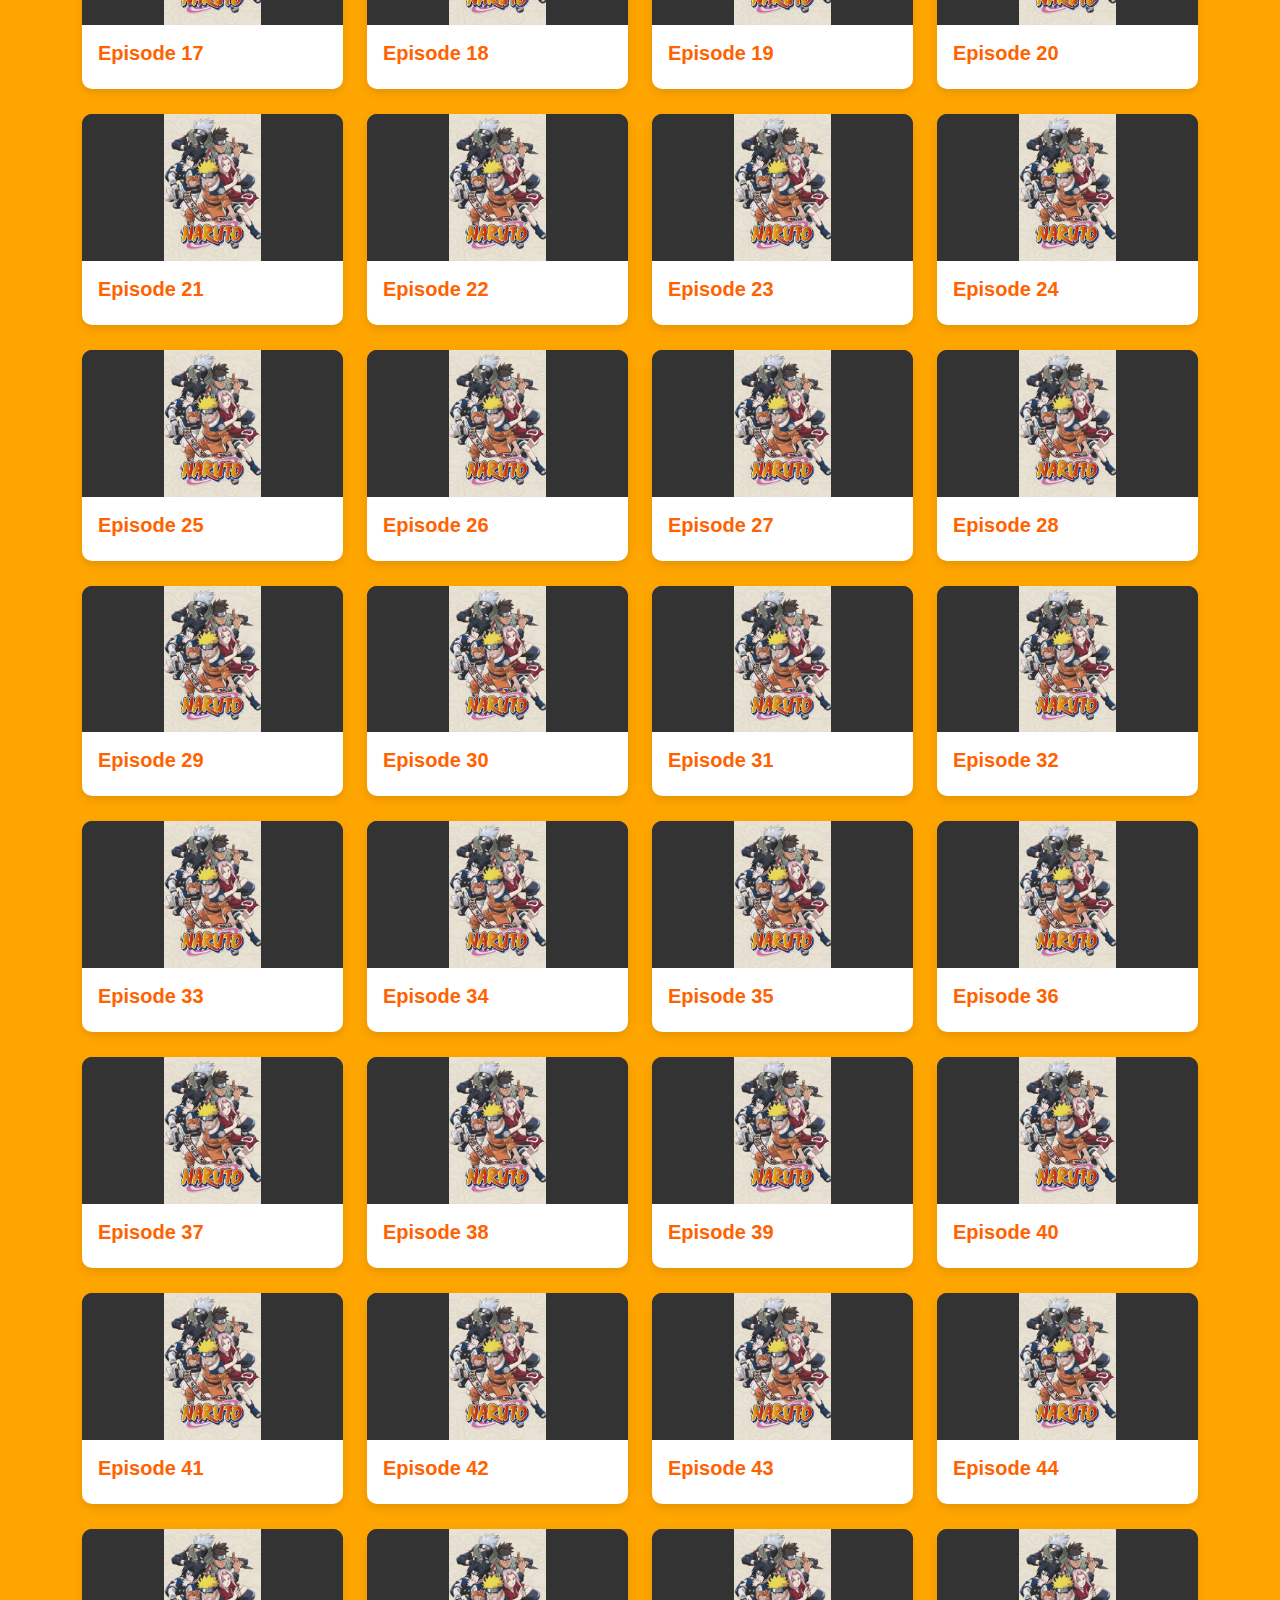
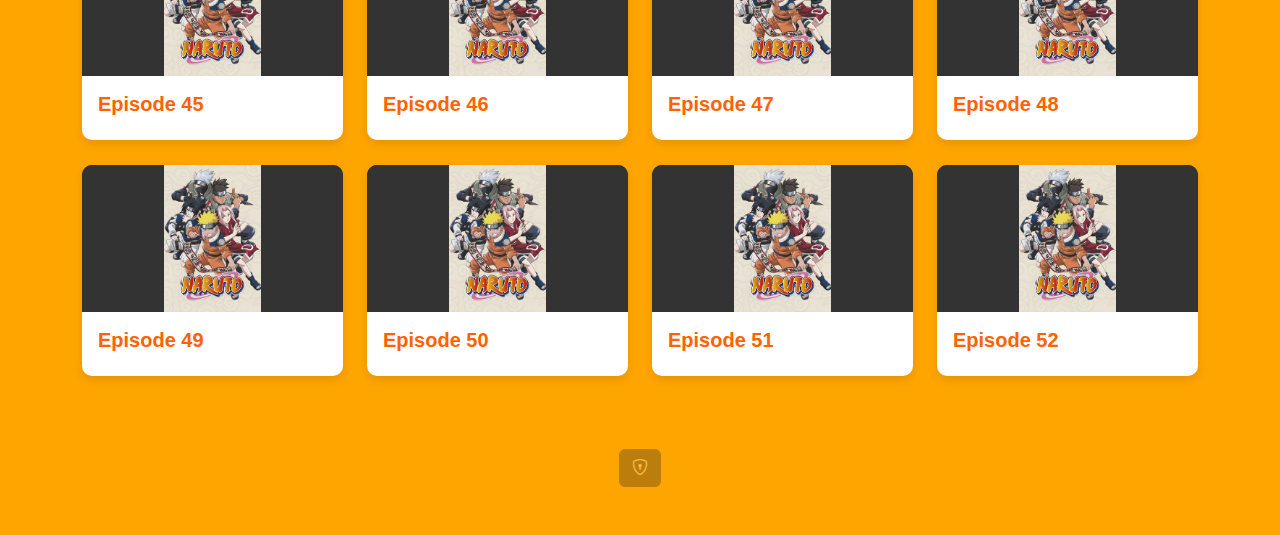
<file: Naruto.html>
<!DOCTYPE html>
<html lang="en">

<head>
    <meta charset="UTF-8">
    <meta name="viewport" content="width=device-width, initial-scale=1.0">
    <title>Naruto Classic Episodes</title>
    <!-- Favicon -->
    <link rel="icon" href="logo.png" type="image/png">
    <!-- Bootstrap CSS -->
    <link href="https://cdn.jsdelivr.net/npm/bootstrap@5.3.0-alpha1/dist/css/bootstrap.min.css" rel="stylesheet">
    <!-- Favicon X-Images library -->
    <link rel="apple-touch-icon" sizes="180x180" href="logo.png">
    <link rel="icon" type="image/png" sizes="32x32" href="logo.png">
    <link rel="icon" type="image/png" sizes="16x16" href="logo.png">
    <meta name="msapplication-TileImage" content="logo.png">
    <style>
        body {
            background-color: #FFA500;
            /* Orange background for Naruto theme */
            font-family: 'Arial', sans-serif;
            min-height: 100vh;
            overflow: scroll;
        }
        
        .navbar {
            background-color: #FF6200 !important;
            /* Darker orange for navbar */
        }
        
        .navbar-brand {
            font-weight: bold;
            font-size: 1.5rem;
        }

        .navbar-brand img {
            height: 30px;
            margin-right: 10px;
            border-radius: 50%;
            background-color: #FFA500;
            padding: 2px;
            border: 2px solid #FF6200;
        }
        
        /* Season dropdown styling */
        .season-dropdown-card {
            border: none;
            border-radius: 12px;
            overflow: hidden;
            box-shadow: 0 8px 20px rgba(0, 0, 0, 0.15);
        }
        
        .season-dropdown-card .card-header {
            cursor: pointer;
            padding: 15px 20px;
            border-bottom: none;
            transition: all 0.3s ease;
            background-color: #FF6200;
            color: white;
        }
        .season-dropdown-card .card-header:hover {
            background-color: #FF9800 !important;
            color: white;
        }
        
        .dropdown-icon {
            transition: transform 0.4s ease;
            font-size: 1.2rem;
            color: white;
        }
        
        .dropdown-icon.active {
            transform: rotate(-180deg);
        }
        
        .season-dropdown-card .card-header:hover .dropdown-icon {
            color: #333;
        }
        
        .dropdown-content {
            max-height: 0;
            overflow: hidden;
            transition: max-height 0.5s ease;
            padding: 0 !important;
            margin: 0;
            border-top: 0;
        }
        
        .dropdown-content.show {
            max-height: 500px;
            overflow-y: auto;
            padding: 1rem !important;
        }
        
        .season-options {
            display: flex;
            flex-direction: column;
            gap: 10px;
        }
        
        .season-option {
            display: flex;
            padding: 12px 15px;
            border-radius: 8px;
            background-color: #fff2e0;
            cursor: pointer;
            transition: all 0.3s ease;
            border-left: 4px solid #FF6200;
            color: rgb(0, 0, 0);
        }
        
        .season-option:hover {
            background-color: #ffe0b2;
            transform: translateX(5px);
            box-shadow: 0 4px 8px rgba(0, 0, 0, 0.1);
            color: #000000;
        }
        
        .season-option:hover .season-number {
            background-color: #ffd3a0;
        }
        
        .season-number {
            font-weight: bold;
            color: #FF6200;
            margin-right: 15px;
            padding: 5px 10px;
            background-color: #ffe3c9;
            border-radius: 5px;
            display: flex;
            align-items: center;
            justify-content: center;
            min-width: 80px;
            transition: all 0.3s ease;
        }
        .season-details {
            flex: 1;
        }
        
        .season-name {
            font-weight: 600;
            color: rgb(0, 0, 0);
        }
        
        .season-episodes {
            color: #333;
            font-size: 0.9rem;
            margin-top: 3px;
        }
        
        .season-option:hover .season-name {
            color: #333;
        }
        
        .season-option:hover .season-episodes {
            color: #555;
        }
        
        .page-header {
            background-image: url('posternarutoclassic.jpg');
            background-size: cover;
            background-position: center;
            color: white;
            text-align: center;
            padding: 80px 0;
            margin-bottom: 40px;
            position: relative;
        }
        
        .page-header::before {
            content: '';
            position: absolute;
            top: 0;
            left: 0;
            right: 0;
            bottom: 0;
            background-color: rgba(0, 0, 0, 0.5);
        }
        
        .page-header-content {
            position: relative;
            z-index: 1;
        }
        
        .card {
            transition: transform 0.3s ease, box-shadow 0.3s ease;
            margin-bottom: 25px;
            border: none;
            border-radius: 10px;
            overflow: hidden;
            box-shadow: 0 4px 8px rgba(0, 0, 0, 0.1);
        }
        
        .card:hover {
            transform: translateY(-5px);
            box-shadow: 0 10px 20px rgba(0, 0, 0, 0.2);
            cursor: pointer;
        }
        
        .card-title {
            font-weight: bold;
            color: #FF6200;
        }
        
        .card-img-container {
            position: relative;
            padding-top: 56.25%;
            /* 16:9 aspect ratio */
            background-color: #000;
        }
        
        .card-img-placeholder {
            position: absolute;
            top: 0;
            left: 0;
            width: 100%;
            height: 100%;
            display: flex;
            justify-content: center;
            align-items: center;
            color: white;
            background-color: #333;
        }
        
        .footer {
            background-color: #333;
            color: white;
            padding: 20px 0;
            margin-top: 40px;
        }
        
        /* Subscription badge */
        .subscription-badge {
            position: fixed;
            top: 80px;
            right: 10px;
            background: linear-gradient(135deg, #FFA500, #FF6200);
            color: white;
            padding: 10px 15px;
            border-radius: 50px;
            font-weight: bold;
            box-shadow: 0 3px 10px rgba(0, 0, 0, 0.2);
            z-index: 1000;
            display: flex;
            align-items: center;
        }
        
        .countdown-container {
            margin-left: 10px;
            font-family: monospace;
        }
        
        /* Mobile optimizations */
        @media (max-width: 768px) {
            .navbar-brand {
                font-size: 1.2rem;
            }
            
            .page-header {
                padding: 50px 0;
                margin-bottom: 20px;
            }
            
            .page-header h1 {
                font-size: 2rem;
            }
            
            .page-header .lead {
                font-size: 1rem;
            }
            
            .card {
                margin-bottom: 15px;
            }
            
            .card-body {
                padding: 10px;
            }
            
            .card-title {
                font-size: 1rem;
                margin-bottom: 0;
            }
            
            .subscription-badge {
                padding: 8px 12px;
                top: 70px;
                right: 5px;
                font-size: 0.9rem;
            }
            
            .countdown-container {
                font-size: 0.9rem;
            }
            
            /* Admin tools mobile styling */
            #admin-tools {
                padding: 15px !important;
            }
            
            #admin-tools h5 {
                font-size: 1.1rem;
            }
            
            #admin-tools .btn {
                font-size: 0.9rem;
                padding: 6px 10px;
            }
            
            /* Make episode cards look better on small screens */
            .col-6 {
                padding-left: 5px;
                padding-right: 5px;
            }
            
            .row {
                margin-left: -5px;
                margin-right: -5px;
            }
            
            .dropdown-content {
                max-height: 0;
                visibility: hidden;
            }
            
            .dropdown-content.show {
                visibility: visible;
            }
        }
        
        /* Current season display */
        .current-season-display {
            background-color: rgba(255, 98, 0, 0.1);
            padding: 10px 20px;
            margin-top: 10px;
            border-radius: 8px;
            text-align: center;
            border-left: 4px solid #FF6200;
            box-shadow: 0 4px 8px rgba(0, 0, 0, 0.1);
        }
        
        #current-season-text {
            font-weight: 600;
            color: #333;
        }

        /* Custom popup styles */
        .custom-popup-overlay {
            position: fixed;
            top: 0;
            left: 0;
            width: 100%;
            height: 100%;
            background-color: rgba(0, 0, 0, 0.7);
            display: flex;
            justify-content: center;
            align-items: center;
            z-index: 9999;
            opacity: 0;
            visibility: hidden;
            transition: opacity 0.3s, visibility 0.3s;
        }
        
        .custom-popup-overlay.active {
            opacity: 1;
            visibility: visible;
        }
        
        .custom-popup {
            background-color: #fff;
            border-radius: 10px;
            width: 90%;
            max-width: 400px;
            padding: 0;
            box-shadow: 0 10px 25px rgba(0, 0, 0, 0.2);
            transform: translateY(-20px);
            transition: transform 0.3s;
            overflow: hidden;
        }
        
        .custom-popup-overlay.active .custom-popup {
            transform: translateY(0);
        }
        
        .custom-popup-header {
            background-color: #FF6200;
            color: white;
            padding: 15px 20px;
            font-weight: 600;
            font-size: 1.1rem;
            border-top-left-radius: 10px;
            border-top-right-radius: 10px;
        }
        
        .custom-popup-content {
            padding: 20px;
            text-align: center;
            color: #333;
        }
        
        .custom-popup-actions {
            display: flex;
            padding: 0 20px 20px;
        }
        
        .custom-popup-actions button {
            flex: 1;
            padding: 10px;
            border: none;
            border-radius: 5px;
            cursor: pointer;
            font-weight: 600;
            transition: background-color 0.2s;
        }
        
        .custom-popup-actions button.confirm-btn {
            background-color: #FF6200;
            color: white;
            margin-right: 10px;
        }
        
        .custom-popup-actions button.cancel-btn {
            background-color: #e0e0e0;
            color: #333;
        }
        
        .custom-popup-actions button.confirm-btn:hover {
            background-color: #e05800;
        }
        
        .custom-popup-actions button.cancel-btn:hover {
            background-color: #d0d0d0;
        }
        
        .custom-popup-actions button.ok-btn {
            background-color: #FF6200;
            color: white;
            width: 100%;
        }
        
        .custom-popup-actions button.ok-btn:hover {
            background-color: #e05800;
        }
        
        @media (max-width: 576px) {
            .custom-popup {
                width: 95%;
            }
            
            .custom-popup-actions {
                flex-direction: column;
            }
            
            .custom-popup-actions button.confirm-btn {
                margin-right: 0;
                margin-bottom: 10px;
            }
        }
    </style>
</head>

<body>
    <!-- Navigation Bar -->
    <nav class="navbar navbar-expand-lg navbar-dark bg-dark">
        <div class="container">
            <a class="navbar-brand" href="index.html">Naruto Anime</a>
            <button class="navbar-toggler" type="button" data-bs-toggle="collapse" data-bs-target="#navbarNav">
                <span class="navbar-toggler-icon"></span>
            </button>
            <div class="collapse navbar-collapse" id="navbarNav">
                <ul class="navbar-nav ms-auto">
                    <li class="nav-item">
                        <a class="nav-link active" href="Naruto.html">Naruto Classic (<span
                                id="naruto-count">0</span>)</a>
                    </li>
                    <li class="nav-item">
                        <a class="nav-link" href="NarutoShippuden.html">Naruto Shippuden (<span
                                id="shippuden-count">0</span>)</a>
                    </li>
                    <li class="nav-item">
                        <a class="nav-link" href="Boruto.html">Boruto (<span id="boruto-count">0</span>)</a>
                    </li>
                    <li class="nav-item">
                        <a class="nav-link" href="history.html">History</a>
                    </li>
                </ul>
            </div>
        </div>
    </nav>

    <!-- Subscription Badge (shown when active) -->
    <div class="subscription-badge" id="subscription-badge" style="display: none;">
        <i class="bi bi-stars"></i> Premium Active
        <span class="countdown-container" id="subscription-time">23:59:59</span>
        <button id="remove-subscription" class="btn btn-sm btn-danger ms-2"
            style="border-radius: 50px; font-size: 0.8rem;">
            <i class="bi bi-x-circle"></i>
        </button>
    </div>

    <!-- Page Header -->
    <header class="page-header">
        <div class="page-header-content">
            <h1 class="display-4">Naruto Classic</h1>
            <p class="lead">Watch all 220 episodes of the original Naruto series</p>
        </div>
    </header>

    <!-- Season/Arc Dropdown -->
    <div class="container mb-4">
        <div class="card season-dropdown-card">
            <div class="card-header d-flex justify-content-between align-items-center" id="season-header" onclick="toggleDropdown()">
                <h5 class="mb-0">Naruto Classic Seasons & Arcs</h5>
                <i class="bi bi-chevron-down dropdown-icon"></i>
            </div>
            <div class="card-body dropdown-content" id="season-content">
                <div class="p-2">
                    <div class="season-options">
                        <div class="season-option" onclick="filterBySeason('1')">
                            <div class="season-number">Season 1</div>
                            <div class="season-details">
                                <div class="season-name">Introduction & Land of Waves Arc</div>
                                <div class="season-episodes">Episodes 1-52</div>
                            </div>
                        </div>
                        <div class="season-option" onclick="filterBySeason('2')">
                            <div class="season-number">Season 2</div>
                            <div class="season-details">
                                <div class="season-name">Chunin Exams & Konoha Crush Arc</div>
                                <div class="season-episodes">Episodes 53-104</div>
                            </div>
                        </div>
                        <div class="season-option" onclick="filterBySeason('3')">
                            <div class="season-number">Season 3</div>
                            <div class="season-details">
                                <div class="season-name">Search for Tsunade & Land of Tea Arc</div>
                                <div class="season-episodes">Episodes 105-156</div>
                            </div>
                        </div>
                        <div class="season-option" onclick="filterBySeason('4')">
                            <div class="season-number">Season 4</div>
                            <div class="season-details">
                                <div class="season-name">Sasuke Retrieval & Filler Arcs</div>
                                <div class="season-episodes">Episodes 157-220</div>
                            </div>
                        </div>
                    </div>
                </div>
            </div>
        </div>
        <!-- Current Season Display -->
        <div class="current-season-display">
            <span id="current-season-text">Season 1: Introduction & Land of Waves Arc</span>
        </div>
    </div>

    <!-- Main Content -->
    <div class="container">
        <div class="row" id="episode-container">
            <!-- Episode cards will be dynamically created -->
        </div>

        <!-- Admin Subscription Tool (Hidden by default) -->
        <div class="text-center mt-5 mb-5">
            <button id="admin-button" class="btn btn-dark" style="opacity: 0.3;" onclick="toggleAdminTools()">
                <i class="bi bi-shield-lock"></i>
            </button>

            <div id="admin-tools" style="display: none; margin-top: 20px;" class="p-4 bg-dark rounded text-white">
                <h5>Admin Subscription Tools</h5>
                <div class="row mt-3">
                    <div class="col-md-6">
                        <div class="input-group mb-3">
                            <span class="input-group-text">Hours</span>
                            <input type="number" id="subscription-hours" class="form-control" value="24" min="1"
                                max="720">
                        </div>
                    </div>
                    <div class="col-md-6">
                        <button class="btn btn-success w-100" onclick="createAdminSubscription()">
                            <i class="bi bi-check-circle"></i> Create Subscription
                        </button>
                    </div>
                </div>
                <div class="mt-3">
                    <button class="btn btn-danger" onclick="removeSubscription()">
                        <i class="bi bi-x-circle"></i> Remove Subscription
                    </button>
                    <button class="btn btn-secondary ms-2" onclick="toggleAdminTools()">
                        <i class="bi bi-box-arrow-left"></i> Close
                    </button>
                </div>
            </div>
        </div>
    </div>

    <!-- Episode Data and Card Generation -->
    <script>
        // Custom popup functions
        function showCustomConfirm(message, title = "Confirmation", onConfirm, onCancel) {
            // Set the message and title
            document.getElementById('confirm-popup-message').textContent = message;
            document.getElementById('confirm-popup-title').textContent = title;
            
            // Show the popup
            const overlay = document.getElementById('confirm-popup-overlay');
            overlay.classList.add('active');
            
            // Set up button event listeners
            const yesButton = document.getElementById('confirm-popup-yes');
            const noButton = document.getElementById('confirm-popup-no');
            
            // Remove any existing event listeners
            const newYesButton = yesButton.cloneNode(true);
            const newNoButton = noButton.cloneNode(true);
            yesButton.parentNode.replaceChild(newYesButton, yesButton);
            noButton.parentNode.replaceChild(newNoButton, noButton);
            
            // Add new event listeners
            newYesButton.addEventListener('click', function() {
                overlay.classList.remove('active');
                if (typeof onConfirm === 'function') {
                    onConfirm();
                }
            });
            
            newNoButton.addEventListener('click', function() {
                overlay.classList.remove('active');
                if (typeof onCancel === 'function') {
                    onCancel();
                }
            });
        }
        
        function showCustomAlert(message, title = "Notification", onOk) {
            // Set the message and title
            document.getElementById('alert-popup-message').textContent = message;
            document.getElementById('alert-popup-title').textContent = title;
            
            // Show the popup
            const overlay = document.getElementById('alert-popup-overlay');
            overlay.classList.add('active');
            
            // Set up button event listener
            const okButton = document.getElementById('alert-popup-ok');
            
            // Remove any existing event listeners
            const newOkButton = okButton.cloneNode(true);
            okButton.parentNode.replaceChild(newOkButton, okButton);
            
            // Add new event listener
            newOkButton.addEventListener('click', function() {
                overlay.classList.remove('active');
                if (typeof onOk === 'function') {
                    onOk();
                }
            });
        }

        document.addEventListener('DOMContentLoaded', function () {
            console.log("DOM Content Loaded - Initializing Naruto page");

            // Update subscription badge if subscription exists
            updateSubscriptionBadge();
            
            // Setup remove subscription button
            document.getElementById('remove-subscription').addEventListener('click', function (e) {
                e.stopPropagation(); // Prevent event bubbling

                showCustomConfirm('Are you sure you want to remove your premium subscription?', 'Remove Subscription', function() {
                    // Remove subscription from localStorage
                    localStorage.removeItem('narutoSubscription');

                    // Hide the badge
                    document.getElementById('subscription-badge').style.display = 'none';

                    // Show confirmation
                    showCustomAlert('Your premium subscription has been removed.', 'Subscription Removed');
                });
            });

            // Define Google Drive links for episodes - Include full URLs for easy updating
            const episodeLinks = {
                1: "https://vidstreaming.xyz/v/V2RG6YD4QbI9/",
                2: "https://vidstreaming.xyz/v/JPdjhxcflNYM/",
                3: "https://vidstreaming.xyz/v/DvWqZ3LCH1L2/",
                4: "https://vidstreaming.xyz/v/ywKpXc8VdC8k/",
                5: "https://vidstreaming.xyz/v/DrDLIUVZE3bm/",
                6: "https://vidstreaming.xyz/v/qBOtKaTM9Amz/",
                7: "https://vidstreaming.xyz/v/BfLjrBLjzpJH/",
                8: "https://vidstreaming.xyz/v/YJqONCjfwCL3/",
                9: "https://vidstreaming.xyz/v/GkRreLaIBUFm/",
                10: "https://vidstreaming.xyz/v/jcDxkKPhHe3X/",
                11: "https://vidstreaming.xyz/v/j1QM6tM08G4f/",
                12: "https://vidstreaming.xyz/v/YYPmwmT9EwY4/",
                13: "https://vidstreaming.xyz/v/y9Sy8GWHt37e/",
                14: "https://vidstreaming.xyz/v/CjKbAKEEVZMc/",
                15: "https://vidstreaming.xyz/v/37HOG2kVSIQS/",
                16: "https://vidstreaming.xyz/v/HrWwqYMg6kzi/",
                17: "https://vidstreaming.xyz/v/GkMgglJhtblI/",
                18: "https://vidstreaming.xyz/v/amd9KZ4HF3RZ/",
                19: "https://vidstreaming.xyz/v/UBW3DedHL5Un/",
                20: "https://vidstreaming.xyz/v/1c5lgt1rzdGo/",
                21: "https://vidstreaming.xyz/v/EQffZtly6mey/",
                22: "https://vidstreaming.xyz/v/VW3PimOLOnSD/",
                23: "https://vidstreaming.xyz/v/1eVxVQtTWwX3/",
                24: "https://vidstreaming.xyz/v/7853C9dRbGU6/",
                25: "https://vidstreaming.xyz/v/BpUYMeIJba3l/",
                26: "https://vidstreaming.xyz/v/De2FKG7BZCa7/",
                27: "https://vidstreaming.xyz/v/ExZa9NOdyTPB/",
                28: "https://vidstreaming.xyz/v/2wKyaZeLPrup/",
                29: "https://vidstreaming.xyz/v/XvnCxZMDgwjv/",
                30: "https://vidstreaming.xyz/v/7vteqzcuWaYR/",
                31: "https://vidstreaming.xyz/v/qP3nCTWyzwiq/",
                32: "https://vidstreaming.xyz/v/itI43jprfCK9/",
                33: "https://vidstreaming.xyz/v/k9BwLfmA3jex/",
                34: "https://vidstreaming.xyz/v/aNbAAnpUZxqL/",
                35: "https://vidstreaming.xyz/v/KrorfH5aTIjl/",
                36: "https://vidstreaming.xyz/v/4tu2BHcn3Dfb/",
                37: "https://vidstreaming.xyz/v/po4lV5n725Z9/",
                38: "https://vidstreaming.xyz/v/xrIJxpxJUGko/",
                39: "https://vidstreaming.xyz/v/vxRjX81T8oaZ/",
                40: "https://vidstreaming.xyz/v/XuqCkFd5tuS2/",
                41: "https://vidstreaming.xyz/v/lI4NEy6iyTJC/",
                42: "https://vidstreaming.xyz/v/CIKTvFaNqZPD/",
                43: "https://vidstreaming.xyz/v/QNXIPaMKkq1n/",
                44: "https://vidstreaming.xyz/v/ZXTp77GReebx/",
                45: "https://vidstreaming.xyz/v/pGHjG5rCNYdk/",
                46: "https://vidstreaming.xyz/v/KDcb8QPEkE50/",
                47: "https://vidstreaming.xyz/v/3qV1J6SS1rOi/",
                48: "https://vidstreaming.xyz/v/inm4wppNEeqo/",
                49: "https://vidstreaming.xyz/v/MSKG9Fv3gFUo/",
                50: "https://vidstreaming.xyz/v/yBhRVxMHWvwW/",
                51: "https://vidstreaming.xyz/v/q3Qoop95qBhv/",
                52: "https://vidstreaming.xyz/v/S82Gi1Ce9lSH/",
                53: "",
                54: "",
                55: "",
                56: "",
                57: "",
                58: "",
                59: "",
                60: "",
                61: "",
                62: "",
                63: "",
                64: "",
                65: "",
                66: "",
                67: "",
                68: "",
                69: "",
                70: "",
                71: "",
                72: "",
                73: "",
                74: "",
                75: "",
                76: "",
                77: "",
                78: "",
                79: "",
                80: "",
                81: "",
                82: "",
                83: "",
                84: "",
                85: "",
                86: "",
                87: "",
                88: "",
                89: "",
                90: "",
                91: "",
                92: "",
                93: "",
                94: "",
                95: "",
                96: "",
                97: "",
                98: "",
                99: "",
                100: "",
                101: "",
                102: "",
                103: "",
                104: "",
                105: "",
                106: "",
                107: "",
                108: "",
                109: "",
                110: "",
                111: "",
                112: "",
                113: "",
                114: "",
                115: "",
                116: "",
                117: "",
                118: "",
                119: "",
                120: "",
                121: "",
                122: "",
                123: "",
                124: "",
                125: "",
                126: "",
                127: "",
                128: "",
                129: "",
                130: "",
                131: "",
                132: "",
                133: "",
                134: "",
                135: "",
                136: "",
                137: "",
                138: "",
                139: "",
                140: "",
                141: "",
                142: "",
                143: "",
                144: "",
                145: "",
                146: "",
                147: "",
                148: "",
                149: "",
                150: "",
                151: "",
                152: "",
                153: "",
                154: "",
                155: "",
                156: "",
                157: "",
                158: "",
                159: "",
                160: "",
                161: "",
                162: "",
                163: "",
                164: "",
                165: "",
                166: "",
                167: "",
                168: "",
                169: "",
                170: "",
                171: "",
                172: "",
                173: "",
                174: "",
                175: "",
                176: "",
                177: "",
                178: "",
                179: "",
                180: "",
                181: "",
                182: "",
                183: "",
                184: "",
                185: "",
                186: "",
                187: "",
                188: "",
                189: "",
                190: "",
                191: "",
                192: "",
                193: "",
                194: "",
                195: "",
                196: "",
                197: "",
                198: "",
                199: "",
                200: "",
                201: "",
                202: "",
                203: "",
                204: "",
                205: "",
                206: "",
                207: "",
                208: "",
                209: "",
                210: "",
                211: "",
                212: "",
                213: "",
                214: "",
                215: "",
                216: "",
                217: "",
                218: "",
                219: "",
                220: "",
            };

            // Process the links to extract file IDs and update localStorage
            let narutoEpisodes = JSON.parse(localStorage.getItem('narutoEpisodes') || '{}');
            let updated = false;

            // Process each episode link
            for (const [episodeNumber, link] of Object.entries(episodeLinks)) {
                if (link) {
                    if (link.includes('vidstreaming.xyz') || link.includes('://') && !link.includes('drive.google.com')) {
                        // For external video hosts like vidstreaming.xyz, store the full URL
                        localStorage.setItem(`narutoEpisode_${episodeNumber}_fullUrl`, link);
                        
                        // Also store a placeholder file ID to indicate this episode has a link
                        if (narutoEpisodes[episodeNumber] !== 'external') {
                            narutoEpisodes[episodeNumber] = 'external';
                            updated = true;
                        }
                    } else {
                        // For Google Drive links, extract and store just the file ID
                        const fileId = extractFileIdFromLink(link);
                        if (fileId) {
                            // Only update if the fileId is different or not present
                            if (narutoEpisodes[episodeNumber] !== fileId) {
                                narutoEpisodes[episodeNumber] = fileId;
                                updated = true;
                            }
                            
                            // Remove any stored full URL for this episode since we're using Google Drive
                            localStorage.removeItem(`narutoEpisode_${episodeNumber}_fullUrl`);
                        }
                    }
                }
            }

            // Save to localStorage if changes were made
            if (updated) {
                localStorage.setItem('narutoEpisodes', JSON.stringify(narutoEpisodes));
                console.log('Updated episode data in localStorage');
            }

            // Create episode data object from localStorage
            createEpisodeCards(narutoEpisodes);

            // Filter episodes to show only Season 1 by default
            filterBySeason('1');

            // Update episode counts in the navigation
            updateAllEpisodeCounts();
        });

        // Extract file ID from Google Drive link
        function extractFileIdFromLink(link) {
            // Match patterns like https://drive.google.com/file/d/FILEID/view
            const match = link.match(/\/file\/d\/([^\/]+)/);
            if (match && match[1]) {
                return match[1];
            }

            // Match patterns like https://drive.google.com/open?id=FILEID
            const idMatch = link.match(/[?&]id=([^&]+)/);
            if (idMatch && idMatch[1]) {
                return idMatch[1];
            }

            return null;
        }

        // Function to play episode
        function playEpisode(episodeNumber) {
            // Check if user has premium access
            if (hasPremiumAccess()) {
                // If user has premium, go directly to player
                window.location.href = `player.html?series=naruto&episode=${episodeNumber}`;
            } else {
                // If no premium access, redirect to unlock page
                window.location.href = `unlock.html?series=naruto&episode=${episodeNumber}`;
            }
        }

        // Check if user has valid premium subscription
        function hasPremiumAccess() {
            const subscription = JSON.parse(localStorage.getItem('narutoSubscription') || 'null');
            
            if (subscription && subscription.expiryDate) {
                const now = new Date().getTime();
                const expiryTime = new Date(subscription.expiryDate).getTime();
                
                // Return true if subscription is valid (current time is before expiry)
                return now < expiryTime;
            }
            
            // No subscription or invalid
            return false;
        }
            
            // Function to create episode card
        function createEpisodeCard(episodeNumber) {
                const col = document.createElement('div');
                col.className = 'col-6 col-md-3';
                
                col.innerHTML = `
                <div class="card" onclick="playEpisode(${episodeNumber})">
                        <div class="card-img-container">
                            <div class="card-img-placeholder">
                                <img src="posternarutoclassic.jpg" alt="Naruto Logo" style="max-width: 100%; max-height: 100%; object-fit: contain;">
                            </div>
                        </div>
                        <div class="card-body">
                            <h5 class="card-title">Episode ${episodeNumber}</h5>
                        </div>
                    </div>
                `;
                
                return col;
            }
            
            // Generate all episode cards
        function createEpisodeCards(episodeData) {
            const container = document.getElementById('episode-container');
            
            // Clear existing cards
            container.innerHTML = '';

            // Show all 220 episodes
            for (let episodeNumber = 1; episodeNumber <= 220; episodeNumber++) {
                const fileId = episodeData[episodeNumber] || '';
                const card = createEpisodeCard(episodeNumber);
                card.id = 'episode-' + episodeNumber; // Add ID for direct navigation
                container.appendChild(card);
            }

            // Update count in the page header to fixed value
            const pageHeaderLead = document.querySelector('.page-header .lead');
            if (pageHeaderLead) {
                pageHeaderLead.textContent = `Watch all 220 episodes of the original Naruto series`;
            }

            return 220;
            }
            
            // Handle direct navigation via URL hash
            if (window.location.hash) {
                const episodeId = window.location.hash.substring(1); // Remove the # character
                const episodeElement = document.getElementById(episodeId);
                
                if (episodeElement) {
                    // Scroll to the episode
                    setTimeout(() => {
                        episodeElement.scrollIntoView({ behavior: 'smooth', block: 'center' });
                        
                        // Highlight the episode card
                        const card = episodeElement.querySelector('.card');
                        if (card) {
                            card.style.boxShadow = '0 0 15px 5px rgba(255, 165, 0, 0.7)';
                            card.style.transform = 'translateY(-5px)';
                            
                            // Remove highlight after 3 seconds
                            setTimeout(() => {
                                card.style.boxShadow = '';
                                card.style.transform = '';
                            }, 3000);
                        }
                    }, 500);
            }
        }

        // Update subscription badge
        function updateSubscriptionBadge() {
            const subscription = JSON.parse(localStorage.getItem('narutoSubscription') || 'null');
            const badge = document.getElementById('subscription-badge');
            
            if (subscription && subscription.expiryDate) {
                const now = new Date().getTime();
                const expiryTime = new Date(subscription.expiryDate).getTime();
                
                if (now < expiryTime) {
                    // Calculate time remaining
                    const timeRemaining = expiryTime - now;
                    const hoursRemaining = Math.floor(timeRemaining / (1000 * 60 * 60));
                    const minutesRemaining = Math.floor((timeRemaining % (1000 * 60 * 60)) / (1000 * 60));
                    const secondsRemaining = Math.floor((timeRemaining % (1000 * 60)) / 1000);
                    
                    // Update badge text
                    document.getElementById('subscription-time').textContent = 
                        `${hoursRemaining.toString().padStart(2, '0')}:${minutesRemaining.toString().padStart(2, '0')}:${secondsRemaining.toString().padStart(2, '0')}`;
                    
                    // Show badge
                    badge.style.display = 'flex';
                    
                    // Update the badge every second
                    setTimeout(updateSubscriptionBadge, 1000);
                } else {
                    // Hide badge if subscription expired
                    badge.style.display = 'none';
                    localStorage.removeItem('narutoSubscription');
                }
            } else {
                // No subscription
                badge.style.display = 'none';
            }
        }

        // Function to update all episode counts across the site
        function updateAllEpisodeCounts() {
            // Set fixed counts as requested
            document.getElementById('naruto-count').textContent = '220';
            document.getElementById('shippuden-count').textContent = '500';
            document.getElementById('boruto-count').textContent = '293';
        }

        // Admin Subscription Tools
        function toggleAdminTools() {
            const adminTools = document.getElementById('admin-tools');
            if (adminTools.style.display === 'none') {
                adminTools.style.display = 'block';
            } else {
                adminTools.style.display = 'none';
            }
        }

        function createAdminSubscription() {
            // Get hours from input
            const hours = parseInt(document.getElementById('subscription-hours').value) || 24;

            // Calculate expiry time
            const now = new Date();
            const expiryDate = new Date(now.getTime() + hours * 60 * 60 * 1000); // hours to milliseconds

            // Create subscription object
            const subscription = {
                active: true,
                createdAt: now.toISOString(),
                expiryDate: expiryDate.toISOString()
            };

            // Save to localStorage
            localStorage.setItem('narutoSubscription', JSON.stringify(subscription));

            // Update the badge immediately
            updateSubscriptionBadge();

            // Show confirmation
            showCustomAlert(`Subscription created successfully! Valid for ${hours} hours.`, 'Subscription Created');
        }

        function removeSubscription() {
            // Remove subscription from localStorage
            localStorage.removeItem('narutoSubscription');

            // Hide the badge
            document.getElementById('subscription-badge').style.display = 'none';

            // Show confirmation
            showCustomAlert('Subscription removed successfully.', 'Subscription Removed');
        }

        // Function to toggle the dropdown visibility
        function toggleDropdown() {
            const dropdownContent = document.getElementById('season-content');
            const dropdownIcon = document.querySelector('.dropdown-icon');
            
            if (dropdownContent.classList.contains('show')) {
                dropdownContent.classList.remove('show');
                dropdownIcon.classList.remove('active');
            } else {
                dropdownContent.classList.add('show');
                dropdownIcon.classList.add('active');
            }
        }

        // Function to filter episodes by season and scroll to the first episode of that season
        function filterBySeason(seasonNumber) {
            const container = document.getElementById('episode-container');
            const cards = container.querySelectorAll('.col-6');
            
            // Define episode ranges for each season
            const seasonRanges = {
                '1': { start: 1, end: 52, name: "Season 1: Introduction & Land of Waves Arc" },
                '2': { start: 53, end: 104, name: "Season 2: Chunin Exams & Konoha Crush Arc" },
                '3': { start: 105, end: 156, name: "Season 3: Search for Tsunade & Land of Tea Arc" },
                '4': { start: 157, end: 220, name: "Season 4: Sasuke Retrieval & Filler Arcs" }
            };
            
            const range = seasonRanges[seasonNumber];
            
            // Hide all episodes first
            cards.forEach(card => {
                card.style.display = 'none';
            });
            
            // Show only episodes from the selected season
            for (let i = range.start; i <= range.end; i++) {
                const episodeCard = document.getElementById('episode-' + i);
                if (episodeCard) {
                    episodeCard.style.display = '';
                }
            }
            
            // Close the dropdown after selection
            const dropdownContent = document.getElementById('season-content');
            const dropdownIcon = document.querySelector('.dropdown-icon');
            dropdownContent.classList.remove('show');
            dropdownIcon.classList.remove('active');
            
            // Update the current season text
            document.getElementById('current-season-text').textContent = range.name;
            
            // Highlight the first episode card without scrolling to it
            const firstEpisode = document.getElementById('episode-' + range.start);
            if (firstEpisode) {
                const card = firstEpisode.querySelector('.card');
                if (card) {
                    card.style.boxShadow = '0 0 15px 5px rgba(255, 165, 0, 0.7)';
                    card.style.transform = 'translateY(-5px)';
                    
                    // Remove highlight after 3 seconds
                    setTimeout(() => {
                        card.style.boxShadow = '';
                        card.style.transform = '';
                    }, 3000);
                }
            }
        }
    </script>

    <!-- Bootstrap JS and Icons -->
    <script src="https://cdn.jsdelivr.net/npm/bootstrap@5.3.0-alpha1/dist/js/bootstrap.bundle.min.js"></script>
    <link rel="stylesheet" href="https://cdn.jsdelivr.net/npm/bootstrap-icons@1.8.1/font/bootstrap-icons.css">

    <!-- Custom Popup Dialogs -->
    <div class="custom-popup-overlay" id="confirm-popup-overlay">
        <div class="custom-popup">
            <div class="custom-popup-header">
                <span id="confirm-popup-title">Confirmation</span>
            </div>
            <div class="custom-popup-content">
                <p id="confirm-popup-message">Are you sure you want to proceed?</p>
            </div>
            <div class="custom-popup-actions">
                <button class="confirm-btn" id="confirm-popup-yes">Yes</button>
                <button class="cancel-btn" id="confirm-popup-no">No</button>
            </div>
        </div>
    </div>

    <div class="custom-popup-overlay" id="alert-popup-overlay">
        <div class="custom-popup">
            <div class="custom-popup-header">
                <span id="alert-popup-title">Notification</span>
            </div>
            <div class="custom-popup-content">
                <p id="alert-popup-message">Operation completed successfully.</p>
            </div>
            <div class="custom-popup-actions">
                <button class="ok-btn" id="alert-popup-ok">OK</button>
            </div>
        </div>
    </div>
</body>

</html>
</file>
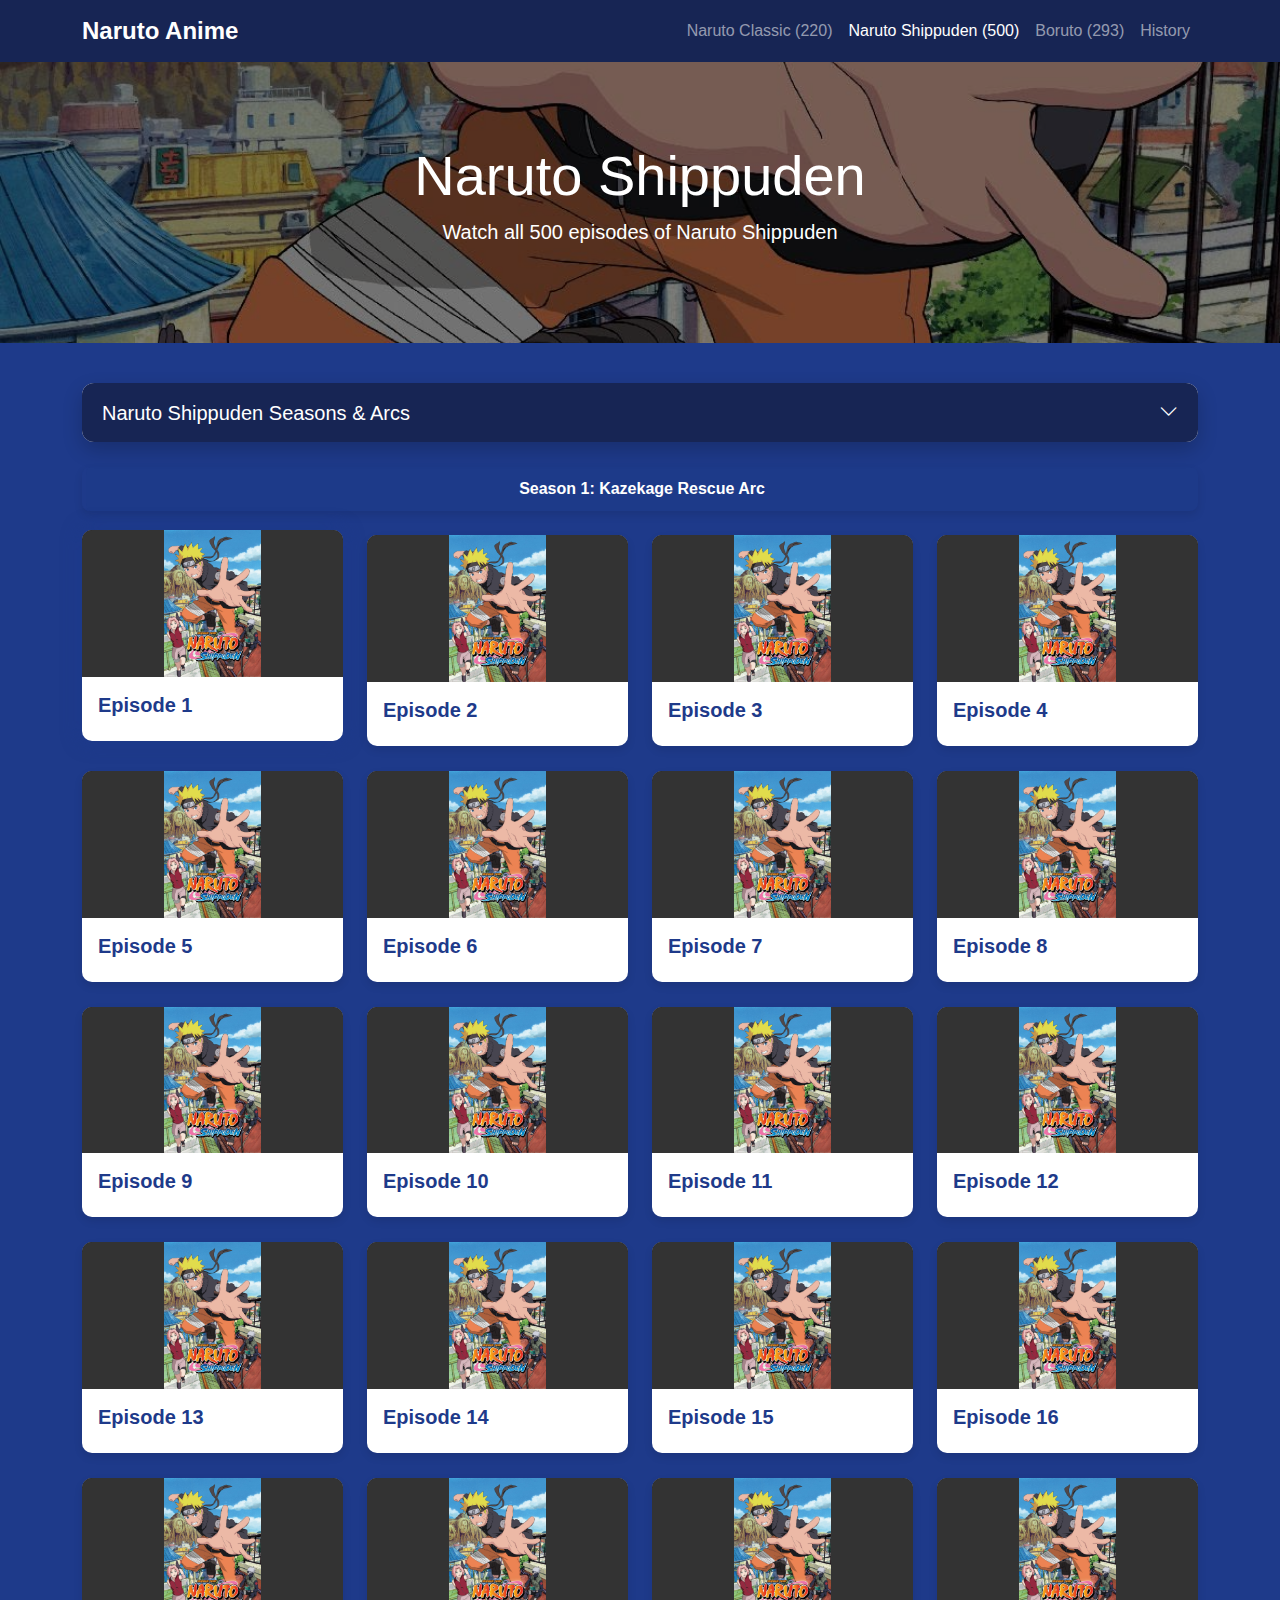
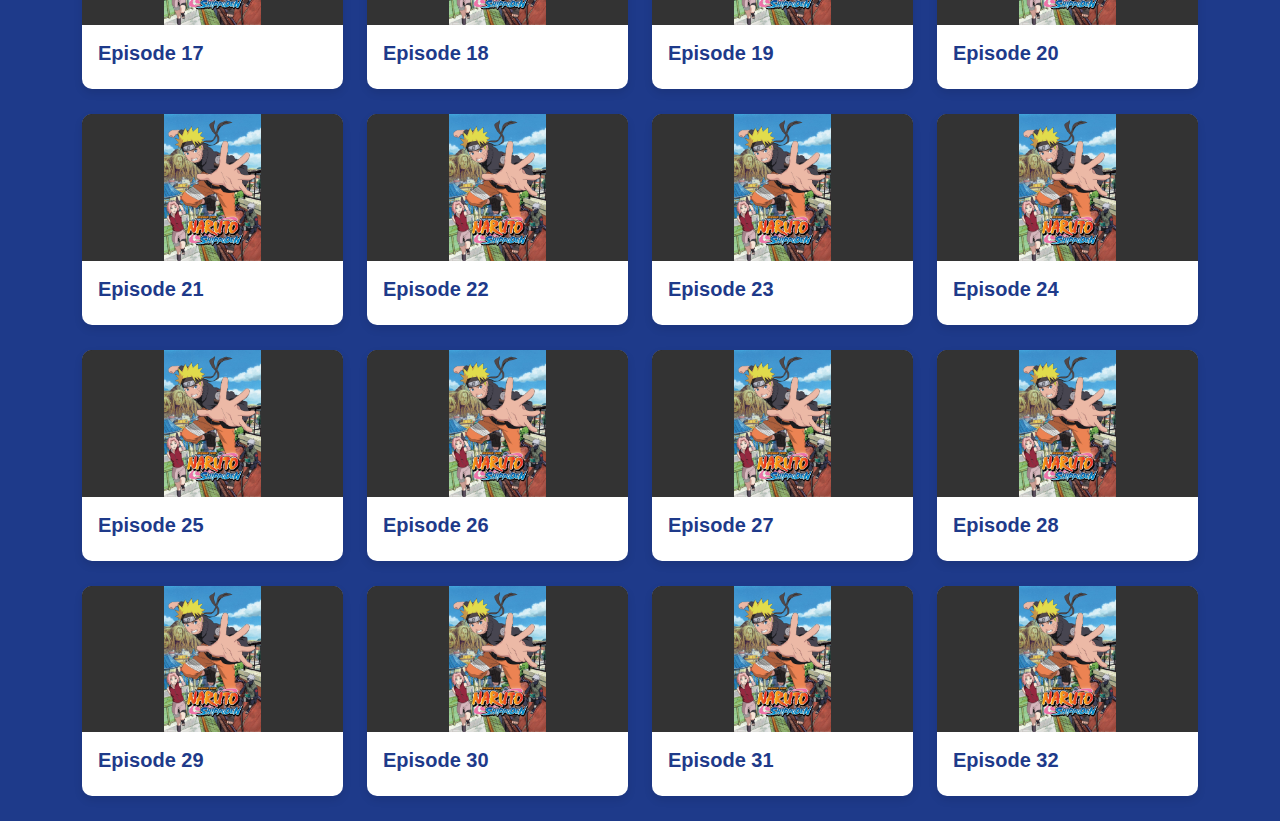
<file: NarutoShippuden.html>
<!DOCTYPE html>
<html lang="en">
<head>
    <meta charset="UTF-8">
    <meta name="viewport" content="width=device-width, initial-scale=1.0">
    <title>Naruto Shippuden Episodes</title>
    <!-- Favicon -->
    <link rel="icon" href="logo.png" type="image/png">
    <!-- Bootstrap CSS -->
    <link href="https://cdn.jsdelivr.net/npm/bootstrap@5.3.0-alpha1/dist/css/bootstrap.min.css" rel="stylesheet">
    <!-- Favicon X-Images library -->
    <link rel="apple-touch-icon" sizes="180x180" href="logo.png">
    <link rel="icon" type="image/png" sizes="32x32" href="logo.png">
    <link rel="icon" type="image/png" sizes="16x16" href="logo.png">
    <meta name="msapplication-TileImage" content="logo.png">
    <style>
        body {
            background-color: #1E3A8A; /* Deep blue background for Shippuden theme */
            font-family: 'Arial', sans-serif;
            min-height: 100vh;
        }
        
        .navbar {
            background-color: #172554 !important; /* Darker blue for navbar */
        }
        
        .navbar-brand {
            font-weight: bold;
            font-size: 1.5rem;
        }
        
        .navbar-brand img {
            height: 30px;
            margin-right: 10px;
            border-radius: 50%;
            background-color: #FFA500;
            padding: 2px;
            border: 2px solid #172554;
        }
        
        .page-header {
            background-image: url('postershippuden.jpg');
            background-size: cover;
            background-position: center;
            color: white;
            text-align: center;
            padding: 80px 0;
            margin-bottom: 40px;
            position: relative;
        }
        
        .page-header::before {
            content: '';
            position: absolute;
            top: 0;
            left: 0;
            right: 0;
            bottom: 0;
            background-color: rgba(0, 0, 0, 0.5);
        }
        
        .page-header-content {
            position: relative;
            z-index: 1;
        }
        
        .card {
            transition: transform 0.3s ease, box-shadow 0.3s ease;
            margin-bottom: 25px;
            border: none;
            border-radius: 10px;
            overflow: hidden;
            box-shadow: 0 4px 8px rgba(0, 0, 0, 0.1);
        }
        
        .card:hover {
            transform: translateY(-5px);
            box-shadow: 0 10px 20px rgba(0, 0, 0, 0.2);
            cursor: pointer;
        }
        
        .card-title {
            font-weight: bold;
            color: #1E3A8A;
        }
        
        .card-img-container {
            position: relative;
            padding-top: 56.25%; /* 16:9 aspect ratio */
            background-color: #000;
        }
        
        .card-img-placeholder {
            position: absolute;
            top: 0;
            left: 0;
            width: 100%;
            height: 100%;
            display: flex;
            justify-content: center;
            align-items: center;
            color: white;
            background-color: #333;
        }
        
        .footer {
            background-color: #172554;
            color: white;
            padding: 20px 0;
            margin-top: 40px;
        }
        
        /* Subscription badge */
        .subscription-badge {
            position: fixed;
            top: 80px;
            right: 10px;
            background: linear-gradient(135deg, #1E3A8A, #172554);
            color: white;
            padding: 10px 15px;
            border-radius: 50px;
            font-weight: bold;
            box-shadow: 0 3px 10px rgba(0, 0, 0, 0.2);
            z-index: 1000;
            display: flex;
            align-items: center;
        }
        
        .countdown-container {
            margin-left: 10px;
            font-family: monospace;
        }
        
        /* Add Link Form */
        .add-link-container {
            background-color: rgba(255, 255, 255, 0.1);
            border-radius: 10px;
            padding: 20px;
            margin-bottom: 30px;
        }
        
        /* Mobile optimizations */
        @media (max-width: 768px) {
            .navbar-brand {
                font-size: 1.2rem;
            }
            
            .page-header {
                padding: 50px 0;
                margin-bottom: 20px;
            }
            
            .page-header h1 {
                font-size: 2rem;
            }
            
            .page-header .lead {
                font-size: 1rem;
            }
            
            .card {
                margin-bottom: 15px;
            }
            
            .card-body {
                padding: 10px;
            }
            
            .card-title {
                font-size: 1rem;
                margin-bottom: 0;
            }
            
            .subscription-badge {
                padding: 8px 12px;
                top: 70px;
                right: 5px;
                font-size: 0.9rem;
            }
            
            .countdown-container {
                font-size: 0.9rem;
            }
            
            /* Make episode cards look better on small screens */
            .col-6 {
                padding-left: 5px;
                padding-right: 5px;
            }
            
            .row {
                margin-left: -5px;
                margin-right: -5px;
            }
            
            .dropdown-content {
                max-height: 0;
                visibility: hidden;
            }
            
            .dropdown-content.show {
                visibility: visible;
            }
        }

        /* Season dropdown styling */
        .season-dropdown-card {
            border: none;
            border-radius: 12px;
            overflow: hidden;
            box-shadow: 0 8px 20px rgba(0, 0, 0, 0.2);
        }
        
        .season-dropdown-card .card-header {
            cursor: pointer;
            padding: 15px 20px;
            border-bottom: none;
            transition: all 0.3s ease;
        }
        
        .season-dropdown-card .card-header:hover {
            background-color: #1e3a8a !important;
        }
        
        .dropdown-icon {
            transition: transform 0.4s ease;
            font-size: 1.2rem;
        }
        
        .dropdown-icon.active {
            transform: rotate(-180deg);
        }
        
        .dropdown-content {
            max-height: 0;
            overflow: hidden;
            transition: max-height 0.5s ease;
            padding: 0 !important;
            margin: 0;
            border-top: 0;
        }
        
        .dropdown-content.show {
            max-height: 500px;
            overflow-y: auto;
            padding: 1rem !important;
        }
        
        .season-options {
            display: flex;
            flex-direction: column;
            gap: 10px;
        }
        
        .season-option {
            display: flex;
            padding: 12px 15px;
            border-radius: 8px;
            background-color: #EEF2FF;
            cursor: pointer;
            transition: all 0.3s ease;
            border-left: 4px solid #1E3A8A;
        }
        
        .season-option:hover {
            background-color: #DBEAFE;
            transform: translateX(5px);
            box-shadow: 0 4px 8px rgba(0, 0, 0, 0.1);
        }
        
        .season-number {
            font-weight: bold;
            color: #1E3A8A;
            margin-right: 15px;
            padding: 5px 10px;
            background-color: rgba(30, 58, 138, 0.1);
            border-radius: 5px;
            display: flex;
            align-items: center;
            justify-content: center;
            min-width: 80px;
        }
        
        .season-details {
            flex: 1;
        }
        
        .season-name {
            font-weight: 600;
            color: #333;
        }
        
        .season-episodes {
            color: #666;
            font-size: 0.9rem;
            margin-top: 3px;
        }
        
        /* Current season display */
        .current-season-display {
            background-color: rgba(30, 58, 138, 0.1);
            padding: 10px 20px;
            margin-top: 10px;
            border-radius: 8px;
            text-align: center;
            border-left: 4px solid #1E3A8A;
            color: white;
            box-shadow: 0 4px 8px rgba(0, 0, 0, 0.1);
        }
        
        #current-season-text {
            font-weight: 600;
        }

        /* Custom popup styles */
        .custom-popup-overlay {
            position: fixed;
            top: 0;
            left: 0;
            width: 100%;
            height: 100%;
            background-color: rgba(0, 0, 0, 0.7);
            display: flex;
            justify-content: center;
            align-items: center;
            z-index: 9999;
            opacity: 0;
            visibility: hidden;
            transition: opacity 0.3s, visibility 0.3s;
        }
        
        .custom-popup-overlay.active {
            opacity: 1;
            visibility: visible;
        }
        
        .custom-popup {
            background-color: #fff;
            border-radius: 10px;
            width: 90%;
            max-width: 400px;
            padding: 0;
            box-shadow: 0 10px 25px rgba(0, 0, 0, 0.2);
            transform: translateY(-20px);
            transition: transform 0.3s;
            overflow: hidden;
        }
        
        .custom-popup-overlay.active .custom-popup {
            transform: translateY(0);
        }
        
        .custom-popup-header {
            background-color: #1E3A8A;
            color: white;
            padding: 15px 20px;
            font-weight: 600;
            font-size: 1.1rem;
            border-top-left-radius: 10px;
            border-top-right-radius: 10px;
        }
        
        .custom-popup-content {
            padding: 20px;
            text-align: center;
            color: #333;
        }
        
        .custom-popup-actions {
            display: flex;
            padding: 0 20px 20px;
        }
        
        .custom-popup-actions button {
            flex: 1;
            padding: 10px;
            border: none;
            border-radius: 5px;
            cursor: pointer;
            font-weight: 600;
            transition: background-color 0.2s;
        }
        
        .custom-popup-actions button.confirm-btn {
            background-color: #1E3A8A;
            color: white;
            margin-right: 10px;
        }
        
        .custom-popup-actions button.cancel-btn {
            background-color: #e0e0e0;
            color: #333;
        }
        
        .custom-popup-actions button.confirm-btn:hover {
            background-color: #172554;
        }
        
        .custom-popup-actions button.cancel-btn:hover {
            background-color: #d0d0d0;
        }
        
        .custom-popup-actions button.ok-btn {
            background-color: #1E3A8A;
            color: white;
            width: 100%;
        }
        
        .custom-popup-actions button.ok-btn:hover {
            background-color: #172554;
        }
        
        @media (max-width: 576px) {
            .custom-popup {
                width: 95%;
            }
            
            .custom-popup-actions {
                flex-direction: column;
            }
            
            .custom-popup-actions button.confirm-btn {
                margin-right: 0;
                margin-bottom: 10px;
            }
        }
    </style>
</head>
<body>
    <!-- Navigation Bar -->
    <nav class="navbar navbar-expand-lg navbar-dark">
        <div class="container">
            <a class="navbar-brand" href="index.html">Naruto Anime</a>
            <button class="navbar-toggler" type="button" data-bs-toggle="collapse" data-bs-target="#navbarNav">
                <span class="navbar-toggler-icon"></span>
            </button>
            <div class="collapse navbar-collapse" id="navbarNav">
                <ul class="navbar-nav ms-auto">
                    <li class="nav-item">
                        <a class="nav-link" href="Naruto.html">Naruto Classic (<span id="naruto-count">0</span>)</a>
                    </li>
                    <li class="nav-item">
                        <a class="nav-link active" href="NarutoShippuden.html">Naruto Shippuden (<span id="shippuden-count">0</span>)</a>
                    </li>
                    <li class="nav-item">
                        <a class="nav-link" href="Boruto.html">Boruto (<span id="boruto-count">0</span>)</a>
                    </li>
                    <li class="nav-item">
                        <a class="nav-link" href="history.html">History</a>
                    </li>
                </ul>
            </div>
        </div>
    </nav>

    <!-- Subscription Badge (shown when active) -->
    <div class="subscription-badge" id="subscription-badge" style="display: none;">
        <i class="bi bi-stars"></i> Premium Active
        <span class="countdown-container" id="subscription-time">23:59:59</span>
    </div>

    <!-- Page Header -->
    <header class="page-header">
        <div class="page-header-content">
            <h1 class="display-4">Naruto Shippuden</h1>
            <p class="lead">Watch all 500 episodes of Naruto Shippuden</p>
        </div>
    </header>

    <!-- Season/Arc Dropdown -->
    <div class="container mb-4">
        <div class="card season-dropdown-card">
            <div class="card-header d-flex justify-content-between align-items-center" id="season-header" onclick="toggleDropdown()" style="background-color: #172554; color: white;">
                <h5 class="mb-0">Naruto Shippuden Seasons & Arcs</h5>
                <i class="bi bi-chevron-down dropdown-icon"></i>
            </div>
            <div class="card-body dropdown-content" id="season-content">
                <div class="p-2">
                    <div class="season-options">
                        <div class="season-option" onclick="filterBySeason('1')">
                            <div class="season-number">Season 1</div>
                            <div class="season-details">
                                <div class="season-name">Kazekage Rescue Arc</div>
                                <div class="season-episodes">Episodes 1-32</div>
                            </div>
                        </div>
                        <div class="season-option" onclick="filterBySeason('2')">
                            <div class="season-number">Season 2</div>
                            <div class="season-details">
                                <div class="season-name">Tenchi Bridge & Immortal Guardians Arc</div>
                                <div class="season-episodes">Episodes 33-71</div>
                            </div>
                        </div>
                        <div class="season-option" onclick="filterBySeason('3')">
                            <div class="season-number">Season 3</div>
                            <div class="season-details">
                                <div class="season-name">Three-Tails & Itachi Pursuit Arc</div>
                                <div class="season-episodes">Episodes 72-112</div>
                            </div>
                        </div>
                        <div class="season-option" onclick="filterBySeason('4')">
                            <div class="season-number">Season 4</div>
                            <div class="season-details">
                                <div class="season-name">Pain's Assault & Five Kage Summit Arc</div>
                                <div class="season-episodes">Episodes 113-176</div>
                            </div>
                        </div>
                        <div class="season-option" onclick="filterBySeason('5')">
                            <div class="season-number">Season 5</div>
                            <div class="season-details">
                                <div class="season-name">Confining the Jinchūriki & Fourth Shinobi War Arc</div>
                                <div class="season-episodes">Episodes 177-222</div>
                            </div>
                        </div>
                        <div class="season-option" onclick="filterBySeason('6')">
                            <div class="season-number">Season 6</div>
                            <div class="season-details">
                                <div class="season-name">Fourth Shinobi War: Climax Arc</div>
                                <div class="season-episodes">Episodes 223-275</div>
                            </div>
                        </div>
                        <div class="season-option" onclick="filterBySeason('7')">
                            <div class="season-number">Season 7</div>
                            <div class="season-details">
                                <div class="season-name">Birth of the Ten-Tails' Jinchūriki Arc</div>
                                <div class="season-episodes">Episodes 276-348</div>
                            </div>
                        </div>
                        <div class="season-option" onclick="filterBySeason('8')">
                            <div class="season-number">Season 8</div>
                            <div class="season-details">
                                <div class="season-name">Kaguya Ōtsutsuki & Infinite Tsukuyomi Arc</div>
                                <div class="season-episodes">Episodes 349-421</div>
                            </div>
                        </div>
                        <div class="season-option" onclick="filterBySeason('9')">
                            <div class="season-number">Season 9</div>
                            <div class="season-details">
                                <div class="season-name">Childhood Arc & Jiraiya's History</div>
                                <div class="season-episodes">Episodes 422-469</div>
                            </div>
                        </div>
                        <div class="season-option" onclick="filterBySeason('10')">
                            <div class="season-number">Season 10</div>
                            <div class="season-details">
                                <div class="season-name">Sasuke Shinden & Shikamaru Hiden Arc</div>
                                <div class="season-episodes">Episodes 470-500</div>
                            </div>
                        </div>
                    </div>
                </div>
            </div>
        </div>
        <!-- Current Season Display -->
        <div class="current-season-display">
            <span id="current-season-text">Season 1: Kazekage Rescue Arc</span>
        </div>
    </div>

    <!-- Main Content -->
    <div class="container">
        <div class="row" id="episode-container">
            <!-- Episode cards will be dynamically created -->
        </div>
    </div>

    <!-- Episode Data and Card Generation -->
    <script>
        // Custom popup functions
        function showCustomConfirm(message, title = "Confirmation", onConfirm, onCancel) {
            // Set the message and title
            document.getElementById('confirm-popup-message').textContent = message;
            document.getElementById('confirm-popup-title').textContent = title;
            
            // Show the popup
            const overlay = document.getElementById('confirm-popup-overlay');
            overlay.classList.add('active');
            
            // Set up button event listeners
            const yesButton = document.getElementById('confirm-popup-yes');
            const noButton = document.getElementById('confirm-popup-no');
            
            // Remove any existing event listeners
            const newYesButton = yesButton.cloneNode(true);
            const newNoButton = noButton.cloneNode(true);
            yesButton.parentNode.replaceChild(newYesButton, yesButton);
            noButton.parentNode.replaceChild(newNoButton, noButton);
            
            // Add new event listeners
            newYesButton.addEventListener('click', function() {
                overlay.classList.remove('active');
                if (typeof onConfirm === 'function') {
                    onConfirm();
                }
            });
            
            newNoButton.addEventListener('click', function() {
                overlay.classList.remove('active');
                if (typeof onCancel === 'function') {
                    onCancel();
                }
            });
        }
        
        function showCustomAlert(message, title = "Notification", onOk) {
            // Set the message and title
            document.getElementById('alert-popup-message').textContent = message;
            document.getElementById('alert-popup-title').textContent = title;
            
            // Show the popup
            const overlay = document.getElementById('alert-popup-overlay');
            overlay.classList.add('active');
            
            // Set up button event listener
            const okButton = document.getElementById('alert-popup-ok');
            
            // Remove any existing event listeners
            const newOkButton = okButton.cloneNode(true);
            okButton.parentNode.replaceChild(newOkButton, okButton);
            
            // Add new event listener
            newOkButton.addEventListener('click', function() {
                overlay.classList.remove('active');
                if (typeof onOk === 'function') {
                    onOk();
                }
            });
        }

        document.addEventListener('DOMContentLoaded', function() {
            // Update subscription badge if subscription exists
            updateSubscriptionBadge();
            
            // Define Google Drive links for episodes - Include full URLs for easy updating
            const episodeLinks = {
            1: "",
            2: "",
            3: "",
            4: "",
            5: "",
            6: "",
            7: "",
            8: "",
            9: "",
            10: "",
            11: "",
            12: "",
            13: "",
            14: "",
            15: "",
            16: "",
            17: "",
            18: "",
            19: "",
            20: "",
            21: "",
            22: "",
            23: "",
            24: "",
            25: "",
            26: "",
            27: "",
            28: "",
            29: "",
            30: "",
            31: "",
            32: "",
            33: "",
            34: "",
            35: "",
            36: "",
            37: "",
            38: "",
            39: "",
            40: "",
            41: "",
            42: "",
            43: "",
            44: "",
            45: "",
            46: "",
            47: "",
            48: "",
            49: "",
            50: "",
            51: "",
            52: "",
            53: "",
            54: "",
            55: "",
            56: "",
            57: "",
            58: "",
            59: "",
            60: "",
            61: "",
            62: "",
            63: "",
            64: "",
            65: "",
            66: "",
            67: "",
            68: "",
            69: "",
            70: "",
            71: "",
            72: "",
            73: "",
            74: "",
            75: "",
            76: "",
            77: "",
            78: "",
            79: "",
            80: "",
            81: "",
            82: "",
            83: "",
            84: "",
            85: "",
            86: "",
            87: "",
            88: "",
            89: "",
            90: "",
            91: "",
            92: "",
            93: "",
            94: "",
            95: "",
            96: "",
            97: "",
            98: "",
            99: "",
            100: "",
            101: "",
            102: "",
            103: "",
            104: "",
            105: "",
            106: "",
            107: "",
            108: "",
            109: "",
            110: "",
            111: "",
            112: "",
            113: "",
            114: "",
            115: "",
            116: "",
            117: "",
            118: "",
            119: "",
            120: "",
            121: "",
            122: "",
            123: "",
            124: "",
            125: "",
            126: "",
            127: "",
            128: "",
            129: "",
            130: "",
            131: "",
            132: "",
            133: "",
            134: "",
            135: "",
            136: "",
            137: "",
            138: "",
            139: "",
            140: "",
            141: "",
            142: "",
            143: "",
            144: "",
            145: "",
            146: "",
            147: "",
            148: "",
            149: "",
            150: "",
            151: "",
            152: "",
            153: "",
            154: "",
            155: "",
            156: "",
            157: "",
            158: "",
            159: "",
            160: "",
            161: "",
            162: "",
            163: "",
            164: "",
            165: "",
            166: "",
            167: "",
            168: "",
            169: "",
            170: "",
            171: "",
            172: "",
            173: "",
            174: "",
            175: "",
            176: "",
            177: "",
            178: "",
            179: "",
            180: "",
            181: "",
            182: "",
            183: "",
            184: "",
            185: "",
            186: "",
            187: "",
            188: "",
            189: "",
            190: "",
            191: "",
            192: "",
            193: "",
            194: "",
            195: "",
            196: "",
            197: "",
            198: "",
            199: "",
            200: "",
            201: "",
            202: "",
            203: "",
            204: "",
            205: "",
            206: "",
            207: "",
            208: "",
            209: "",
            210: "",
            211: "",
            212: "",
            213: "",
            214: "",
            215: "",
            216: "",
            217: "",
            218: "",
            219: "",
            220: "",
            221: "",
            222: "",
            223: "",
            224: "",
            225: "",
            226: "",
            227: "",
            228: "",
            229: "",
            230: "",
            231: "",
            232: "",
            233: "",
            234: "",
            235: "",
            236: "",
            237: "",
            238: "",
            239: "",
            240: "",
            241: "",
            242: "",
            243: "",
            244: "",
            245: "",
            246: "",
            247: "",
            248: "",
            249: "",
            250: "",
            251: "",
            252: "",
            253: "",
            254: "",
            255: "",
            256: "",
            257: "",
            258: "",
            259: "",
            260: "",
            261: "",
            262: "",
            263: "",
            264: "",
            265: "",
            266: "",
            267: "",
            268: "",
            269: "",
            270: "",
            271: "",
            272: "",
            273: "",
            274: "",
            275: "",
            276: "",
            277: "",
            278: "",
            279: "",
            280: "",
            281: "",
            282: "",
            283: "",
            284: "",
            285: "",
            286: "",
            287: "",
            288: "",
            289: "",
            290: "",
            291: "",
            292: "",
            293: "",
            294: "",
            295: "",
            296: "",
            297: "",
            298: "",
            299: "",
            300: "",
            301: "",
            302: "",
            303: "",
            304: "",
            305: "",
            306: "",
            307: "",
            308: "",
            309: "",
            310: "",
            311: "",
            312: "",
            313: "",
            314: "",
            315: "",
            316: "",
            317: "",
            318: "",
            319: "",
            320: "",
            321: "",
            322: "",
            323: "",
            324: "",
            325: "",
            326: "",
            327: "",
            328: "",
            329: "",
            330: "",
            331: "",
            332: "",
            333: "",
            334: "",
            335: "",
            336: "",
            337: "",
            338: "",
            339: "",
            340: "",
            341: "",
            342: "",
            343: "",
            344: "",
            345: "",
            346: "",
            347: "",
            348: "",
            349: "",
            350: "",
            351: "",
            352: "",
            353: "",
            354: "",
            355: "",
            356: "",
            357: "",
            358: "",
            359: "",
            360: "",
            361: "",
            362: "",
            363: "",
            364: "",
            365: "",
            366: "",
            367: "",
            368: "",
            369: "",
            370: "",
            371: "",
            372: "",
            373: "",
            374: "",
            375: "",
            376: "",
            377: "",
            378: "",
            379: "",
            380: "",
            381: "",
            382: "",
            383: "",
            384: "",
            385: "",
            386: "",
            387: "",
            388: "",
            389: "",
            390: "",
            391: "",
            392: "",
            393: "",
            394: "",
            395: "",
            396: "",
            397: "",
            398: "",
            399: "",
            400: "",
            401: "",
            402: "",
            403: "",
            404: "",
            405: "",
            406: "",
            407: "",
            408: "",
            409: "",
            410: "",
            411: "",
            412: "",
            413: "",
            414: "",
            415: "",
            416: "",
            417: "",
            418: "",
            419: "",
            420: "",
            421: "",
            422: "",
            423: "",
            424: "",
            425: "",
            426: "",
            427: "",
            428: "",
            429: "",
            430: "",
            431: "",
            432: "",
            433: "",
            434: "",
            435: "",
            436: "",
            437: "",
            438: "",
            439: "",
            440: "",
            441: "",
            442: "",
            443: "",
            444: "",
            445: "",
            446: "",
            447: "",
            448: "",
            449: "",
            450: "",
            451: "",
            452: "",
            453: "",
            454: "",
            455: "",
            456: "",
            457: "",
            458: "",
            459: "",
            460: "",
            461: "",
            462: "",
            463: "",
            464: "",
            465: "",
            466: "",
            467: "",
            468: "",
            469: "",
            470: "",
            471: "",
            472: "",
            473: "",
            474: "",
            475: "",
            476: "",
            477: "",
            478: "",
            479: "",
            480: "",
            481: "",
            482: "",
            483: "",
            484: "",
            485: "",
            486: "",
            487: "",
            488: "",
            489: "",
            490: "",
            491: "",
            492: "",
            493: "",
            494: "",
            495: "",
            496: "",
            497: "",
            498: "",
            499: "",
            500: ""
            };
            
            // Process the links to extract file IDs and update localStorage
            let shippudenEpisodes = JSON.parse(localStorage.getItem('shippudenEpisodes') || '{}');
            
            // Reset shippudenEpisodes to fix the bug of showing wrong episodes
            shippudenEpisodes = {};
            localStorage.setItem('shippudenEpisodes', JSON.stringify(shippudenEpisodes));
            console.log('Reset Shippuden episodes to fix bug.');
            
            let updated = false;
            
            // Process each episode link
            for (const [episodeNumber, link] of Object.entries(episodeLinks)) {
                if (link) {
                    if (link.includes('vidstreaming.xyz') || link.includes('://') && !link.includes('drive.google.com')) {
                        // For external video hosts like vidstreaming.xyz, store the full URL
                        localStorage.setItem(`shippudenEpisode_${episodeNumber}_fullUrl`, link);
                        
                        // Also store a placeholder file ID to indicate this episode has a link
                        if (shippudenEpisodes[episodeNumber] !== 'external') {
                            shippudenEpisodes[episodeNumber] = 'external';
                            updated = true;
                        }
                    } else {
                        // For Google Drive links, extract and store just the file ID
                        const fileId = extractFileIdFromLink(link);
                        if (fileId) {
                            // Only update if the fileId is different or not present
                            if (shippudenEpisodes[episodeNumber] !== fileId) {
                                shippudenEpisodes[episodeNumber] = fileId;
                                updated = true;
                            }
                            
                            // Remove any stored full URL for this episode since we're using Google Drive
                            localStorage.removeItem(`shippudenEpisode_${episodeNumber}_fullUrl`);
                        }
                    }
                }
            }
            
            // Save to localStorage if changes were made
            if (updated) {
                localStorage.setItem('shippudenEpisodes', JSON.stringify(shippudenEpisodes));
                console.log('Updated episode data in localStorage');
            }
            
            // Create cards for available episodes
            createEpisodeCards(shippudenEpisodes);
            
            // Filter episodes to show only Season 1 by default
            filterBySeason('1');
            
            // Update episode counts
            updateAllEpisodeCounts();
        });
        
        // Extract file ID from Google Drive link
        function extractFileIdFromLink(link) {
            // Match patterns like https://drive.google.com/file/d/FILEID/view
            const match = link.match(/\/file\/d\/([^\/]+)/);
            if (match && match[1]) {
                return match[1];
            }
            
            // Match patterns like https://drive.google.com/open?id=FILEID
            const idMatch = link.match(/[?&]id=([^&]+)/);
            if (idMatch && idMatch[1]) {
                return idMatch[1];
            }
            
            return null;
        }
        
        // Function to play episode
        function playEpisode(episodeNumber) {
            // Check if user has premium access
            if (hasPremiumAccess()) {
                // If user has premium, go directly to player
                window.location.href = `player.html?series=shippuden&episode=${episodeNumber}`;
            } else {
                // If no premium access, redirect to unlock page
                window.location.href = `unlock.html?series=shippuden&episode=${episodeNumber}`;
            }
        }
        
        // Check if user has valid premium subscription
        function hasPremiumAccess() {
            const subscription = JSON.parse(localStorage.getItem('narutoSubscription') || 'null');
            
            if (subscription && subscription.expiryDate) {
                const now = new Date().getTime();
                const expiryTime = new Date(subscription.expiryDate).getTime();
                
                // Return true if subscription is valid (current time is before expiry)
                return now < expiryTime;
            }
            
            // No subscription or invalid
            return false;
        }
        
        // Function to create episode card
        function createEpisodeCard(episodeNumber) {
            const col = document.createElement('div');
            col.className = 'col-6 col-md-3';
            
            col.innerHTML = `
                <div class="card" onclick="playEpisode(${episodeNumber})">
                    <div class="card-img-container">
                        <div class="card-img-placeholder">
                            <img src="postershippuden.jpg" alt="Shippuden Logo" style="max-width: 100%; max-height: 100%; object-fit: contain;">
                        </div>
                    </div>
                    <div class="card-body">
                        <h5 class="card-title">Episode ${episodeNumber}</h5>
                    </div>
                </div>
            `;
            
            return col;
        }
        
        // Generate all episode cards
        function createEpisodeCards(episodeData) {
            const container = document.getElementById('episode-container');
            
            // Clear existing cards
            container.innerHTML = '';
            
            // Show all 500 episodes
            for (let episodeNumber = 1; episodeNumber <= 500; episodeNumber++) {
                const fileId = episodeData[episodeNumber] || '';
                const card = createEpisodeCard(episodeNumber);
                card.id = 'episode-' + episodeNumber; // Add ID for direct navigation
                container.appendChild(card);
            }
            
            // Update count in the page header to fixed value
            const pageHeaderLead = document.querySelector('.page-header .lead');
            if (pageHeaderLead) {
                pageHeaderLead.textContent = `Watch all 500 episodes of Naruto Shippuden`;
            }
            
            return 500;
        }
        
        // Handle direct navigation via URL hash
        if (window.location.hash) {
            const episodeId = window.location.hash.substring(1); // Remove the # character
            const episodeElement = document.getElementById(episodeId);
            
            if (episodeElement) {
                // Scroll to the episode
                setTimeout(() => {
                    episodeElement.scrollIntoView({ behavior: 'smooth', block: 'center' });
                    
                    // Highlight the episode card
                    const card = episodeElement.querySelector('.card');
                    if (card) {
                        card.style.boxShadow = '0 0 15px 5px rgba(23, 37, 84, 0.7)';
                        card.style.transform = 'translateY(-5px)';
                        
                        // Remove highlight after 3 seconds
                        setTimeout(() => {
                            card.style.boxShadow = '';
                            card.style.transform = '';
                        }, 3000);
                    }
                }, 500);
            }
        }

        // Update subscription badge
        function updateSubscriptionBadge() {
            const subscription = JSON.parse(localStorage.getItem('narutoSubscription') || 'null');
            const badge = document.getElementById('subscription-badge');
            
            if (subscription && subscription.expiryDate) {
                const now = new Date().getTime();
                const expiryTime = new Date(subscription.expiryDate).getTime();
                
                if (now < expiryTime) {
                    // Calculate time remaining
                    const timeRemaining = expiryTime - now;
                    const hoursRemaining = Math.floor(timeRemaining / (1000 * 60 * 60));
                    const minutesRemaining = Math.floor((timeRemaining % (1000 * 60 * 60)) / (1000 * 60));
                    const secondsRemaining = Math.floor((timeRemaining % (1000 * 60)) / 1000);
                    
                    // Update badge text
                    document.getElementById('subscription-time').textContent = 
                        `${hoursRemaining.toString().padStart(2, '0')}:${minutesRemaining.toString().padStart(2, '0')}:${secondsRemaining.toString().padStart(2, '0')}`;
                    
                    // Show badge
                    badge.style.display = 'flex';
                    
                    // Update the badge every second
                    setTimeout(updateSubscriptionBadge, 1000);
                } else {
                    // Hide badge if subscription expired
                    badge.style.display = 'none';
                    localStorage.removeItem('narutoSubscription');
                }
            } else {
                // No subscription
                badge.style.display = 'none';
            }
        }

        // Function to update all episode counts across the site
        function updateAllEpisodeCounts() {
            // Set fixed counts as requested
            document.getElementById('naruto-count').textContent = '220';
            document.getElementById('shippuden-count').textContent = '500';
            document.getElementById('boruto-count').textContent = '293';
        }

        // Function to filter episodes by season and scroll to the first episode of that season
        function filterBySeason(seasonNumber) {
            const container = document.getElementById('episode-container');
            const cards = container.querySelectorAll('.col-6');
            
            // Define episode ranges for each season
            const seasonRanges = {
                '1': { start: 1, end: 32, name: "Season 1: Kazekage Rescue Arc" },
                '2': { start: 33, end: 71, name: "Season 2: Tenchi Bridge & Immortal Guardians Arc" },
                '3': { start: 72, end: 112, name: "Season 3: Three-Tails & Itachi Pursuit Arc" },
                '4': { start: 113, end: 176, name: "Season 4: Pain's Assault & Five Kage Summit Arc" },
                '5': { start: 177, end: 222, name: "Season 5: Confining the Jinchūriki & Fourth Shinobi War Arc" },
                '6': { start: 223, end: 275, name: "Season 6: Fourth Shinobi War: Climax Arc" },
                '7': { start: 276, end: 348, name: "Season 7: Birth of the Ten-Tails' Jinchūriki Arc" },
                '8': { start: 349, end: 421, name: "Season 8: Kaguya Ōtsutsuki & Infinite Tsukuyomi Arc" },
                '9': { start: 422, end: 469, name: "Season 9: Childhood Arc & Jiraiya's History" },
                '10': { start: 470, end: 500, name: "Season 10: Sasuke Shinden & Shikamaru Hiden Arc" }
            };
            
            const range = seasonRanges[seasonNumber];
            
            // Hide all episodes first
            cards.forEach(card => {
                card.style.display = 'none';
            });
            
            // Show only episodes from the selected season
            for (let i = range.start; i <= range.end; i++) {
                const episodeCard = document.getElementById('episode-' + i);
                if (episodeCard) {
                    episodeCard.style.display = '';
                }
            }
            
            // Close the dropdown after selection
            const dropdownContent = document.getElementById('season-content');
            const dropdownIcon = document.querySelector('.dropdown-icon');
            dropdownContent.classList.remove('show');
            dropdownIcon.classList.remove('active');
            
            // Update the current season text
            document.getElementById('current-season-text').textContent = range.name;
            
            // Highlight the first episode card without scrolling to it
            const firstEpisode = document.getElementById('episode-' + range.start);
            if (firstEpisode) {
                const card = firstEpisode.querySelector('.card');
                if (card) {
                    card.style.boxShadow = '0 0 15px 5px rgba(29, 57, 138, 0.7)';
                    card.style.transform = 'translateY(-5px)';
                    
                    // Remove highlight after 3 seconds
                    setTimeout(() => {
                        card.style.boxShadow = '';
                        card.style.transform = '';
                    }, 3000);
                }
            }
        }

        // Function to toggle the dropdown visibility
        function toggleDropdown() {
            const dropdownContent = document.getElementById('season-content');
            const dropdownIcon = document.querySelector('.dropdown-icon');
            
            if (dropdownContent.classList.contains('show')) {
                dropdownContent.classList.remove('show');
                dropdownIcon.classList.remove('active');
            } else {
                dropdownContent.classList.add('show');
                dropdownIcon.classList.add('active');
            }
        }
    </script>

    <!-- Bootstrap JS and Icons -->
    <script src="https://cdn.jsdelivr.net/npm/bootstrap@5.3.0-alpha1/dist/js/bootstrap.bundle.min.js"></script>
    <link rel="stylesheet" href="https://cdn.jsdelivr.net/npm/bootstrap-icons@1.8.1/font/bootstrap-icons.css">
    
    <!-- Custom Popup Dialogs -->
    <div class="custom-popup-overlay" id="confirm-popup-overlay">
        <div class="custom-popup">
            <div class="custom-popup-header">
                <span id="confirm-popup-title">Confirmation</span>
            </div>
            <div class="custom-popup-content">
                <p id="confirm-popup-message">Are you sure you want to proceed?</p>
            </div>
            <div class="custom-popup-actions">
                <button class="confirm-btn" id="confirm-popup-yes">Yes</button>
                <button class="cancel-btn" id="confirm-popup-no">No</button>
            </div>
        </div>
    </div>

    <div class="custom-popup-overlay" id="alert-popup-overlay">
        <div class="custom-popup">
            <div class="custom-popup-header">
                <span id="alert-popup-title">Notification</span>
            </div>
            <div class="custom-popup-content">
                <p id="alert-popup-message">Operation completed successfully.</p>
            </div>
            <div class="custom-popup-actions">
                <button class="ok-btn" id="alert-popup-ok">OK</button>
            </div>
        </div>
    </div>
</body>
</html>
</file>
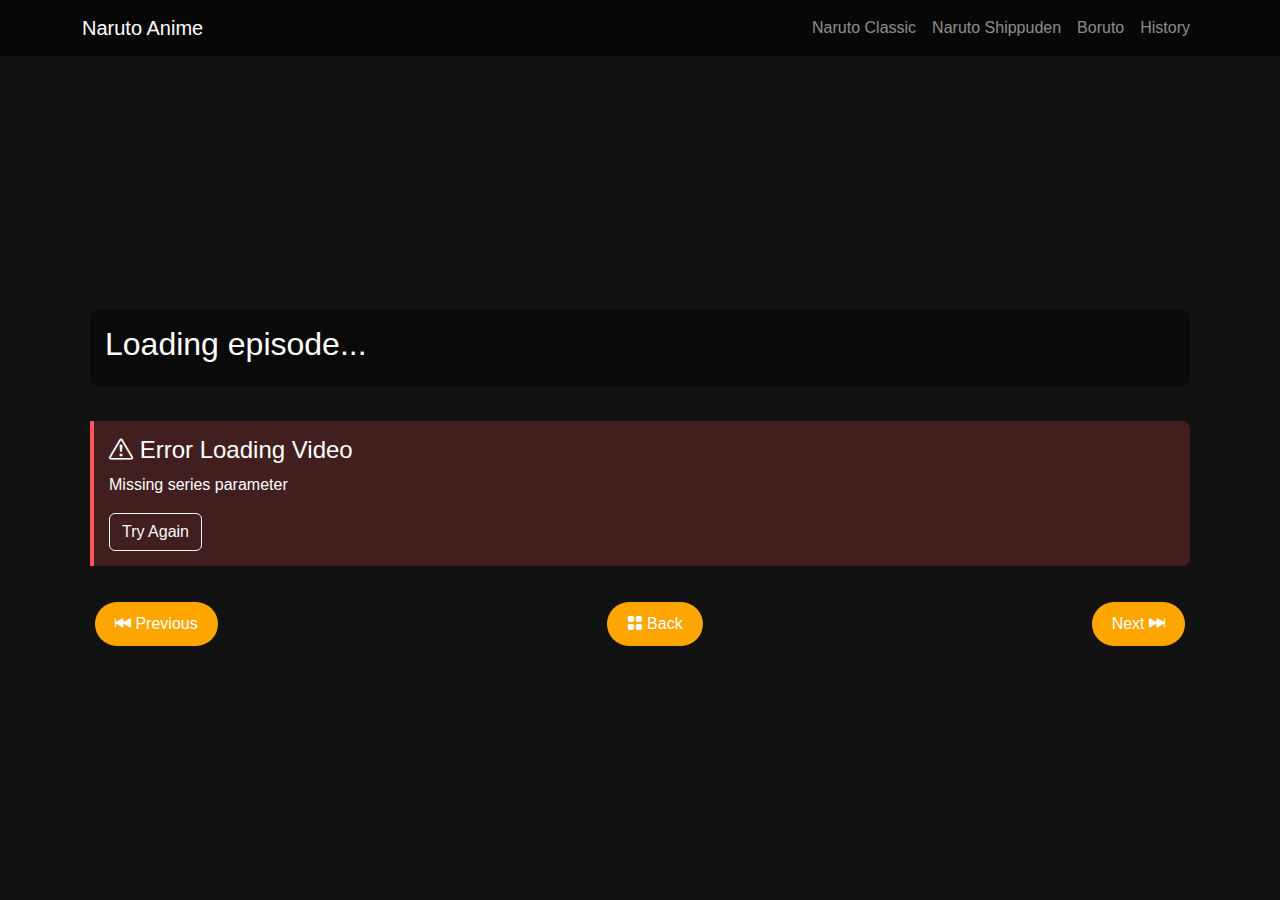
<file: player.html>
<!DOCTYPE html>
<html lang="en">
<head>
    <meta charset="UTF-8">
    <meta name="viewport" content="width=device-width, initial-scale=1.0">
    <title>Video Player - Naruto Anime</title>
    <!-- Favicon -->
    <link rel="icon" href="logo.png" type="image/png">
    <!-- Bootstrap CSS -->
    <link href="https://cdn.jsdelivr.net/npm/bootstrap@5.3.0-alpha1/dist/css/bootstrap.min.css" rel="stylesheet">
    <!-- Favicon X-Images library -->
    <link rel="apple-touch-icon" sizes="180x180" href="logo.png">
    <link rel="icon" type="image/png" sizes="32x32" href="logo.png">
    <link rel="icon" type="image/png" sizes="16x16" href="logo.png">
    <meta name="msapplication-TileImage" content="logo.png">
    <!-- Bootstrap Icons -->
    <link rel="stylesheet" href="https://cdn.jsdelivr.net/npm/bootstrap-icons@1.8.1/font/bootstrap-icons.css">
    <style>
        body {
            background-color: #121212;
            color: white;
            font-family: 'Arial', sans-serif;
            min-height: 100vh;
            display: flex;
            flex-direction: column;
            transition: background-color 0.5s ease;
        }
        
        /* Naruto Classic Theme */
        body.theme-naruto {
            background-color: #FFA500; /* Orange background */
        }
        
        body.theme-naruto .navbar {
            background-color: #FF6200 !important; /* Darker orange for navbar */
        }
        
        body.theme-naruto .nav-btn {
            background-color: #FF6200;
        }
        
        body.theme-naruto .nav-btn:hover {
            background-color: #E55A00;
        }
        
        body.theme-naruto .loading-spinner {
            border-top-color: #FF6200;
        }
        
        /* Naruto Shippuden Theme */
        body.theme-shippuden {
            background-color: #1E3A8A; /* Deep blue background */
        }
        
        body.theme-shippuden .navbar {
            background-color: #172554 !important; /* Darker blue for navbar */
        }
        
        body.theme-shippuden .nav-btn {
            background-color: #172554;
        }
        
        body.theme-shippuden .nav-btn:hover {
            background-color: #0F172A;
        }
        
        body.theme-shippuden .loading-spinner {
            border-top-color: #172554;
        }
        
        /* Boruto Theme */
        body.theme-boruto {
            background-color: #4C1D95; /* Purple background */
        }
        
        body.theme-boruto .navbar {
            background-color: #3B0764 !important; /* Darker purple for navbar */
        }
        
        body.theme-boruto .nav-btn {
            background-color: #3B0764;
        }
        
        body.theme-boruto .nav-btn:hover {
            background-color: #2E0052;
        }
        
        body.theme-boruto .loading-spinner {
            border-top-color: #3B0764;
        }
        
        .navbar {
            background-color: rgba(0, 0, 0, 0.6) !important;
            transition: background-color 0.5s ease;
        }
        
        .player-container {
            flex-grow: 1;
            display: flex;
            flex-direction: column;
            justify-content: center;
            padding: 20px;
        }
        
        #player-frame {
            width: 100%;
            aspect-ratio: 16/9;
            border: none;
            background-color: #000;
            border-radius: 8px;
            box-shadow: 0 5px 15px rgba(0, 0, 0, 0.5);
        }
        
        .loading-container {
            position: absolute;
            top: 50%;
            left: 50%;
            transform: translate(-50%, -50%);
            text-align: center;
        }
        
        .loading-spinner {
            border: 5px solid rgba(255, 255, 255, 0.3);
            border-radius: 50%;
            border-top: 5px solid #FFA500;
            width: 50px;
            height: 50px;
            animation: spin 1s linear infinite;
            margin: 0 auto 20px auto;
            transition: border-top-color 0.5s ease;
        }
        
        @keyframes spin {
            0% { transform: rotate(0deg); }
            100% { transform: rotate(360deg); }
        }
        
        .error-container {
            background-color: rgba(255, 87, 87, 0.2);
            border-left: 4px solid #ff5757;
            padding: 15px;
            margin: 20px 0;
            border-radius: 0 8px 8px 0;
            display: none;
        }
        
        .episode-info {
            background-color: rgba(0, 0, 0, 0.4);
            padding: 15px;
            border-radius: 8px;
            margin-bottom: 15px;
        }
        
        .nav-btn {
            background-color: #FFA500;
            color: white;
            border: none;
            padding: 10px 20px;
            border-radius: 50px;
            margin: 0 5px;
            transition: transform 0.2s, background-color 0.2s;
        }
        
        .nav-btn:hover {
            background-color: #FF8C00;
            transform: translateY(-2px);
        }
        
        .nav-btn:disabled {
            background-color: #666;
            cursor: not-allowed;
            transform: none;
        }
        
        /* Mobile optimizations */
        @media (max-width: 768px) {
            .navbar-brand {
                font-size: 1.2rem;
            }
            
            .player-container {
                padding: 10px;
            }
            
            .episode-info {
                padding: 10px;
                margin-bottom: 10px;
            }
            
            .episode-info h2 {
                font-size: 1.3rem;
                margin-bottom: 0;
            }
            
            .nav-buttons {
                flex-wrap: wrap;
                justify-content: center;
            }
            
            .nav-btn {
                padding: 8px 12px;
                font-size: 0.9rem;
                margin: 5px 3px;
                flex-grow: 1;
                text-align: center;
                width: 100%;
                display: flex;
                align-items: center;
                justify-content: center;
            }
            
            .loading-spinner {
                width: 40px;
                height: 40px;
            }
            
            .loading-container h4 {
                font-size: 1.1rem;
            }
            
            .loading-container p {
                font-size: 0.9rem;
            }
        }
    </style>
</head>
<body>
    <!-- Navigation Bar -->
    <nav class="navbar navbar-expand-lg navbar-dark">
        <div class="container">
            <a class="navbar-brand" href="index.html">Naruto Anime</a>
            <button class="navbar-toggler" type="button" data-bs-toggle="collapse" data-bs-target="#navbarNav">
                <span class="navbar-toggler-icon"></span>
            </button>
            <div class="collapse navbar-collapse" id="navbarNav">
                <ul class="navbar-nav ms-auto">
                    <li class="nav-item">
                        <a class="nav-link" href="Naruto.html">Naruto Classic</a>
                    </li>
                    <li class="nav-item">
                        <a class="nav-link" href="NarutoShippuden.html">Naruto Shippuden</a>
                    </li>
                    <li class="nav-item">
                        <a class="nav-link" href="Boruto.html">Boruto</a>
                    </li>
                    <li class="nav-item">
                        <a class="nav-link" href="history.html">History</a>
                    </li>
                </ul>
            </div>
        </div>
    </nav>

    <div class="container player-container">
        <!-- Episode Information -->
        <div class="episode-info">
            <h2 id="episode-title">Loading episode...</h2>
        </div>
        
        <!-- Loading Animation -->
        <div class="loading-container" id="loading-container">
            <div class="loading-spinner"></div>
            <h4>Loading video...</h4>
            <p id="loading-message">Preparing your episode</p>
                </div>
                
        <!-- Error Container -->
        <div class="error-container" id="error-container">
            <h4><i class="bi bi-exclamation-triangle"></i> Error Loading Video</h4>
            <p id="error-message">An error occurred while loading the video.</p>
            <button class="btn btn-outline-light" onclick="location.reload()">Try Again</button>
                </div>
                
        <!-- Video Player -->
        <iframe id="player-frame" style="display: none;" allowfullscreen></iframe>
        
        <!-- Episode Navigation -->
        <div class="d-flex justify-content-between mt-3 nav-buttons">
            <button id="prev-episode" class="nav-btn" onclick="navigateEpisode(-1)">
                <i class="bi bi-skip-backward-fill"></i> Previous
            </button>
            <button id="back-to-list" class="nav-btn" onclick="backToSeries()">
                <i class="bi bi-grid-fill"></i> Back
            </button>
            <button id="next-episode" class="nav-btn" onclick="navigateEpisode(1)">
                Next <i class="bi bi-skip-forward-fill"></i>
            </button>
        </div>
    </div>

    <!-- Bootstrap JS -->
    <script src="https://cdn.jsdelivr.net/npm/bootstrap@5.3.0-alpha1/dist/js/bootstrap.bundle.min.js"></script>
    
    <!-- Player Script -->
    <script>
        // Global variables
        let currentSeries = '';
        let currentEpisode = 0;
        
        // Get URL parameters
        const urlParams = new URLSearchParams(window.location.search);
        
        // Initialize on page load
        document.addEventListener('DOMContentLoaded', function() {
            // Extract parameters from URL
            currentSeries = urlParams.get('series');
            currentEpisode = parseInt(urlParams.get('episode')) || 1;
            
            if (!currentSeries) {
                showError("Missing series parameter");
                return;
            }
            
            // Check if user has premium access before playing video
            if (!hasPremiumAccess()) {
                // Redirect to unlock page with return URL
                redirectToUnlock();
                return;
            }
            
            // Apply theme based on series
            applyTheme();
            
            // Update episode title and navigation buttons
            updateEpisodeInfo();
            
            // Load the video
            loadVideo();
            
            // Save to watch history
            saveToHistory();
        });
        
        // Check if user has valid premium subscription
        function hasPremiumAccess() {
            const subscription = JSON.parse(localStorage.getItem('narutoSubscription') || 'null');
            
            if (subscription && subscription.expiryDate) {
                const now = new Date().getTime();
                const expiryTime = new Date(subscription.expiryDate).getTime();
                
                // Return true if subscription is valid (current time is before expiry)
                return now < expiryTime;
            }
            
            // No subscription or invalid
            return false;
        }
        
        // Redirect to unlock page with return parameters
        function redirectToUnlock() {
            // Pass the current series and episode as parameters
            const returnUrl = `series=${currentSeries}&episode=${currentEpisode}`;
            window.location.href = `unlock.html?${returnUrl}`;
        }
        
        // Apply theme based on the series
        function applyTheme() {
            // Remove all theme classes
            document.body.classList.remove('theme-naruto', 'theme-shippuden', 'theme-boruto');
            
            // Add the appropriate theme class
            if (currentSeries === 'naruto') {
                document.body.classList.add('theme-naruto');
                // Set the active nav link
                document.querySelectorAll('.nav-link').forEach(link => {
                    if (link.getAttribute('href') === 'Naruto.html') {
                        link.classList.add('active');
                    } else {
                        link.classList.remove('active');
                    }
                });
            } else if (currentSeries === 'shippuden') {
                document.body.classList.add('theme-shippuden');
                // Set the active nav link
                document.querySelectorAll('.nav-link').forEach(link => {
                    if (link.getAttribute('href') === 'NarutoShippuden.html') {
                        link.classList.add('active');
                    } else {
                        link.classList.remove('active');
                    }
                });
            } else if (currentSeries === 'boruto') {
                document.body.classList.add('theme-boruto');
                // Set the active nav link
                document.querySelectorAll('.nav-link').forEach(link => {
                    if (link.getAttribute('href') === 'Boruto.html') {
                        link.classList.add('active');
                    } else {
                        link.classList.remove('active');
                    }
                });
            }
        }
        
        // Function to load video directly without secure API
        function loadVideo() {
            try {
                // Show loading animation
                showLoading("Preparing your video...");
                
                // Get the episode links based on the series
                let episodeLinks;
                
                if (currentSeries === 'naruto') {
                    episodeLinks = getNarutoEpisodeLinks();
                } else if (currentSeries === 'shippuden') {
                    episodeLinks = getShippudenEpisodeLinks();
                } else if (currentSeries === 'boruto') {
                    episodeLinks = getBorutoEpisodeLinks();
                } else {
                    throw new Error('Unknown series');
                }
                
                // Get the link for the current episode
                const link = episodeLinks[currentEpisode];
                
                if (!link) {
                    throw new Error('Episode not available');
                }
                
                let embedUrl;
                
                // Check if this is a vidstreaming.xyz link
                if (link.includes('vidstreaming.xyz')) {
                    // Direct embedding for vidstreaming.xyz
                    embedUrl = link;
                } else {
                    // Handle Google Drive links
                    const fileId = extractFileIdFromLink(link);
                    
                    if (!fileId) {
                        throw new Error('Invalid video link');
                    }
                    
                    // Set up the Google Drive embed URL
                    embedUrl = `https://drive.google.com/file/d/${fileId}/preview`;
                }
                
                // Set the iframe source to the embed URL
                const playerFrame = document.getElementById('player-frame');
                playerFrame.src = embedUrl;
                
                // Show the player when it's ready
                playerFrame.onload = function() {
                    hideLoading();
                    playerFrame.style.display = 'block';
                };
                
                // Fallback in case onload doesn't trigger
                setTimeout(function() {
                    hideLoading();
                    playerFrame.style.display = 'block';
                }, 5000);
                
            } catch (error) {
                console.error('Error loading video:', error);
                showError(error.message || 'Failed to load video');
            }
        }

        // Extract file ID from Google Drive link
        function extractFileIdFromLink(link) {
            // Match patterns like https://drive.google.com/file/d/FILEID/view
            const match = link.match(/\/file\/d\/([^\/]+)/);
            if (match && match[1]) {
                return match[1];
            }

            // Match patterns like https://drive.google.com/open?id=FILEID
            const idMatch = link.match(/[?&]id=([^&]+)/);
            if (idMatch && idMatch[1]) {
                return idMatch[1];
            }

            return null;
        }
        
        // Functions to get episode links for each series
        function getNarutoEpisodeLinks() {
            // Get episode links from localStorage (these are stored when Naruto.html is loaded)
            const episodesData = JSON.parse(localStorage.getItem('narutoEpisodes') || '{}');
            const episodeLinks = {};
            
            // Create a map of episode numbers to their full links
            for (const [episodeNumber, fileId] of Object.entries(episodesData)) {
                if (fileId) {
                    // Check if this is a complete URL (for vidstreaming.xyz or other external services)
                    if (localStorage.getItem(`narutoEpisode_${episodeNumber}_fullUrl`)) {
                        episodeLinks[episodeNumber] = localStorage.getItem(`narutoEpisode_${episodeNumber}_fullUrl`);
                    } else {
                        // Assume it's a Google Drive file ID
                        episodeLinks[episodeNumber] = `https://drive.google.com/file/d/${fileId}/view`;
                    }
                }
            }
            
            return episodeLinks;
        }
        
        function getShippudenEpisodeLinks() {
            // Get episode links from localStorage (these are stored when NarutoShippuden.html is loaded)
            const episodesData = JSON.parse(localStorage.getItem('shippudenEpisodes') || '{}');
            const episodeLinks = {};
            
            // Create a map of episode numbers to their full links
            for (const [episodeNumber, fileId] of Object.entries(episodesData)) {
                if (fileId) {
                    // Check if this is a complete URL (for vidstreaming.xyz or other external services)
                    if (localStorage.getItem(`shippudenEpisode_${episodeNumber}_fullUrl`)) {
                        episodeLinks[episodeNumber] = localStorage.getItem(`shippudenEpisode_${episodeNumber}_fullUrl`);
                    } else {
                        // Assume it's a Google Drive file ID
                        episodeLinks[episodeNumber] = `https://drive.google.com/file/d/${fileId}/view`;
                    }
                }
            }
            
            return episodeLinks;
        }
        
        function getBorutoEpisodeLinks() {
            // Get episode links from localStorage (these are stored when Boruto.html is loaded)
            const episodesData = JSON.parse(localStorage.getItem('borutoEpisodes') || '{}');
            const episodeLinks = {};
            
            // Create a map of episode numbers to their full links
            for (const [episodeNumber, fileId] of Object.entries(episodesData)) {
                if (fileId) {
                    // Check if this is a complete URL (for vidstreaming.xyz or other external services)
                    if (localStorage.getItem(`borutoEpisode_${episodeNumber}_fullUrl`)) {
                        episodeLinks[episodeNumber] = localStorage.getItem(`borutoEpisode_${episodeNumber}_fullUrl`);
                    } else {
                        // Assume it's a Google Drive file ID
                        episodeLinks[episodeNumber] = `https://drive.google.com/file/d/${fileId}/view`;
                    }
                }
            }
            
            return episodeLinks;
        }
        
        // Update episode title and details
        function updateEpisodeInfo() {
            const seriesNames = {
                'naruto': 'Naruto Classic',
                'shippuden': 'Naruto Shippuden',
                'boruto': 'Boruto: Naruto Next Generations'
            };
            
            const seriesName = seriesNames[currentSeries] || currentSeries;
            document.getElementById('episode-title').textContent = `${seriesName} - Episode ${currentEpisode}`;
            
            // Set max episodes based on series
            const maxEpisodes = {
                'naruto': 220,
                'shippuden': 500,
                'boruto': 293
            }[currentSeries] || 999;
            
            // Update navigation button states - hide buttons instead of just disabling them
            const prevButton = document.getElementById('prev-episode');
            const nextButton = document.getElementById('next-episode');
            
            // Handle previous button for first episode
            if (currentEpisode <= 1) {
                prevButton.style.display = 'none';
            } else {
                prevButton.style.display = 'block';
            }
            
            // Handle next button for last episode
            if (currentEpisode >= maxEpisodes) {
                nextButton.style.display = 'none';
            } else {
                nextButton.style.display = 'block';
            }
        }
        
        // Navigation functions
        function navigateEpisode(direction) {
            const newEpisode = currentEpisode + direction;
            window.location.href = `player.html?series=${currentSeries}&episode=${newEpisode}`;
        }
        
        function backToSeries() {
            const seriesPages = {
                'naruto': 'Naruto.html',
                'shippuden': 'NarutoShippuden.html',
                'boruto': 'Boruto.html'
            };
            
            window.location.href = seriesPages[currentSeries] || 'index.html';
        }
        
        // Save to watch history
        function saveToHistory() {
            try {
                // Get existing history or initialize new array
                let watchHistory = JSON.parse(localStorage.getItem('narutoWatchHistory') || '[]');
                
                // Get series name for display
                const seriesNames = {
                    'naruto': 'Naruto Classic',
                    'shippuden': 'Naruto Shippuden',
                    'boruto': 'Boruto: Naruto Next Generations'
                };
                const seriesName = seriesNames[currentSeries] || currentSeries;
                
                // Create history entry
                const historyEntry = {
                    id: Date.now().toString(), // Unique ID for the entry
                    series: currentSeries,
                    episodeNumber: currentEpisode,
                    title: `${seriesName} - Episode ${currentEpisode}`,
                    timestamp: new Date().toISOString()
                };
                
                // Check if we already have this episode in history
                const existingIndex = watchHistory.findIndex(entry => 
                    entry.series === currentSeries && parseInt(entry.episodeNumber) === parseInt(currentEpisode)
                );
                
                // If we have this episode, remove it first (so we can add it to the front)
                if (existingIndex !== -1) {
                    watchHistory.splice(existingIndex, 1);
                }
                
                // Add new entry at the beginning
                watchHistory.unshift(historyEntry);
                
                // Keep only the last 50 entries to not overload localStorage
                if (watchHistory.length > 50) {
                    watchHistory = watchHistory.slice(0, 50);
                }
                
                // Save back to localStorage
                localStorage.setItem('narutoWatchHistory', JSON.stringify(watchHistory));
                console.log('Saved to watch history:', historyEntry);
            } catch (error) {
                console.error('Error saving to history:', error);
                // Non-critical error, don't disrupt the user experience
            }
        }
        
        // UI Helper Functions
        function showLoading(message) {
            document.getElementById('loading-container').style.display = 'block';
            document.getElementById('error-container').style.display = 'none';
            document.getElementById('player-frame').style.display = 'none';
            
            if (message) {
                document.getElementById('loading-message').textContent = message;
            }
        }
        
        function hideLoading() {
            document.getElementById('loading-container').style.display = 'none';
        }
        
        function showError(message) {
            document.getElementById('loading-container').style.display = 'none';
            document.getElementById('error-container').style.display = 'block';
            document.getElementById('player-frame').style.display = 'none';
            
            document.getElementById('error-message').textContent = message || 'An error occurred while loading the video.';
        }
    </script>
</body>
</html>
</file>
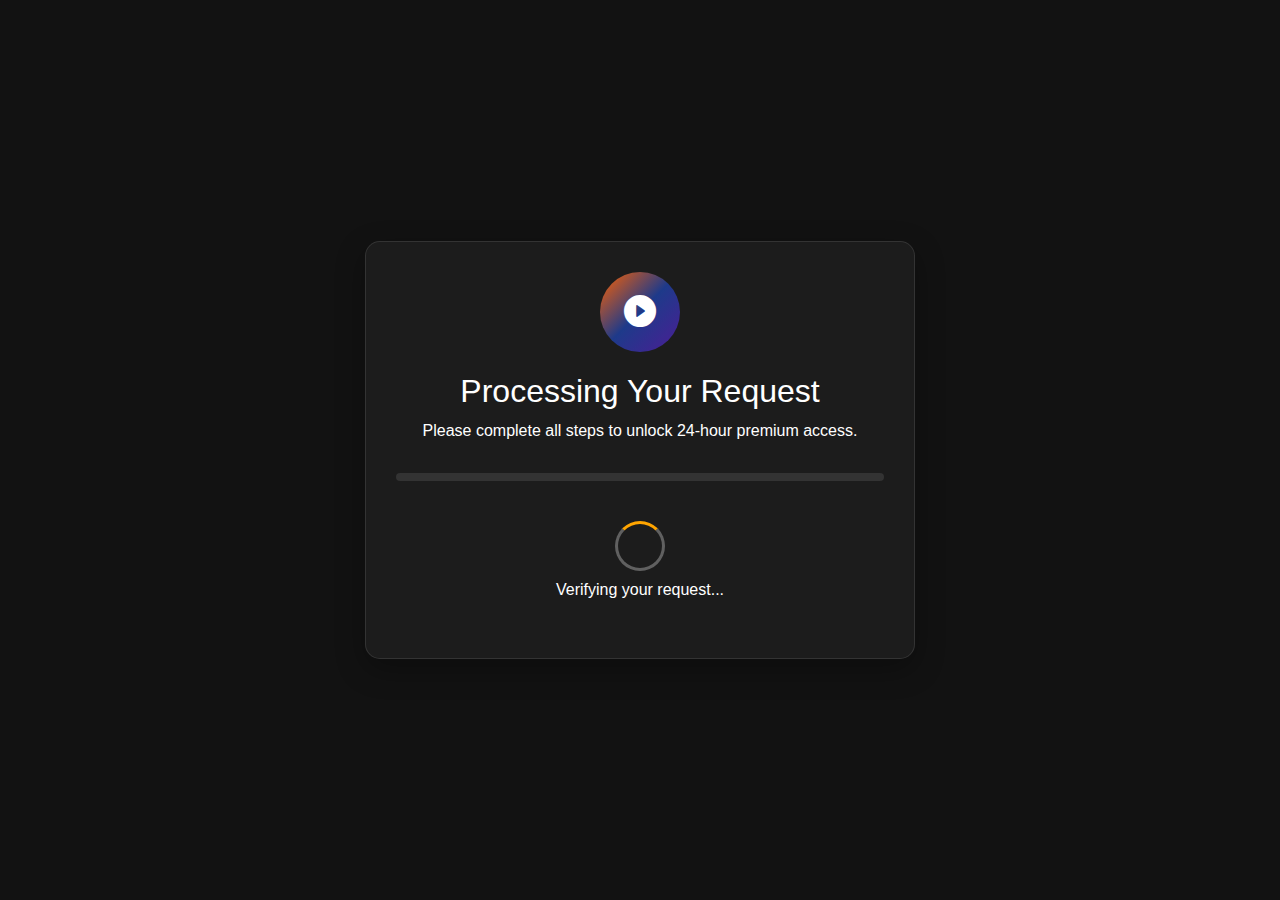
<file: unlock-process.html>
<!DOCTYPE html>
<html lang="en">
<head>
    <meta charset="UTF-8">
    <meta name="viewport" content="width=device-width, initial-scale=1.0">
    <title>Verifying - Naruto Anime Premium</title>
    <!-- Bootstrap CSS -->
    <link href="https://cdn.jsdelivr.net/npm/bootstrap@5.3.0-alpha1/dist/css/bootstrap.min.css" rel="stylesheet">
    <!-- Bootstrap Icons -->
    <link rel="stylesheet" href="https://cdn.jsdelivr.net/npm/bootstrap-icons@1.8.1/font/bootstrap-icons.css">
    <style>
        body {
            background-color: #121212;
            font-family: 'Arial', sans-serif;
            color: white;
            min-height: 100vh;
            margin: 0;
            padding: 0;
            display: flex;
            flex-direction: column;
            justify-content: center;
            align-items: center;
        }
        
        .unlock-container {
            background-color: rgba(30, 30, 30, 0.9);
            border-radius: 15px;
            padding: 30px;
            max-width: 550px;
            width: 100%;
            margin: 20px;
            box-shadow: 0 10px 30px rgba(0, 0, 0, 0.3);
            text-align: center;
            border: 1px solid rgba(255, 255, 255, 0.1);
        }
        
        .logo {
            width: 80px;
            height: 80px;
            background: linear-gradient(135deg, #FF6200, #1E3A8A, #4C1D95);
            border-radius: 50%;
            margin: 0 auto 20px auto;
            display: flex;
            justify-content: center;
            align-items: center;
            font-size: 2rem;
            color: white;
        }
        
        .progress {
            height: 8px;
            border-radius: 4px;
            margin: 30px 0;
            background-color: #333;
        }
        
        .progress-bar {
            background: linear-gradient(to right, #FF6200, #FF8C00);
        }
        
        .step {
            display: none;
            padding: 10px 0;
        }
        
        .step.active {
            display: block;
        }
        
        .timer-container {
            background-color: rgba(0, 0, 0, 0.3);
            border-radius: 10px;
            padding: 15px;
            margin: 20px auto;
            max-width: 300px;
            display: flex;
            flex-direction: column;
            align-items: center;
        }
        
        .timer-value {
            font-size: 2.5rem;
            font-weight: bold;
            margin: 10px 0;
            color: #FFA500;
        }
        
        .timer-label {
            font-size: 1rem;
            color: #CCC;
        }
        
        .btn-primary {
            background: linear-gradient(to right, #FF6200, #FF8C00);
            border: none;
            padding: 12px 30px;
            border-radius: 50px;
            font-weight: bold;
            font-size: 18px;
            margin-top: 20px;
            box-shadow: 0 5px 15px rgba(255, 98, 0, 0.3);
            transition: transform 0.2s, box-shadow 0.2s;
        }
        
        .btn-primary:hover {
            transform: translateY(-3px);
            box-shadow: 0 8px 20px rgba(255, 98, 0, 0.4);
            background: linear-gradient(to right, #FF7000, #FFA000);
        }
        
        .btn-primary:disabled {
            opacity: 0.5;
            cursor: not-allowed;
            transform: none;
        }
        
        .ad-container {
            background-color: rgba(0, 0, 0, 0.2);
            border-radius: 10px;
            padding: 15px;
            margin: 20px 0;
            border: 1px dashed rgba(255, 255, 255, 0.2);
            position: relative;
        }
        
        .ad-label {
            position: absolute;
            top: -10px;
            left: 10px;
            background-color: #333;
            padding: 2px 8px;
            border-radius: 4px;
            font-size: 0.7rem;
            color: #AAA;
        }
        
        .loading-animation {
            display: inline-block;
            width: 50px;
            height: 50px;
            border: 3px solid rgba(255, 255, 255, 0.3);
            border-radius: 50%;
            border-top-color: #FFA500;
            animation: spin 1s ease-in-out infinite;
        }
        
        @keyframes spin {
            to { transform: rotate(360deg); }
        }
        
        .checkmark {
            width: 50px;
            height: 50px;
            border-radius: 50%;
            display: block;
            stroke-width: 2;
            stroke: #FFA500;
            stroke-miterlimit: 10;
            margin: 10% auto;
            box-shadow: inset 0px 0px 0px #FFA500;
            animation: fill .4s ease-in-out .4s forwards, scale .3s ease-in-out .9s both;
            position: relative;
            top: 5px;
            right: 5px;
            margin: 0 auto;
        }
        
        .checkmark__circle {
            stroke-dasharray: 166;
            stroke-dashoffset: 166;
            stroke-width: 2;
            stroke-miterlimit: 10;
            stroke: #FFA500;
            fill: none;
            animation: stroke 0.6s cubic-bezier(0.65, 0, 0.45, 1) forwards;
        }
        
        .checkmark__check {
            transform-origin: 50% 50%;
            stroke-dasharray: 48;
            stroke-dashoffset: 48;
            animation: stroke 0.3s cubic-bezier(0.65, 0, 0.45, 1) 0.8s forwards;
        }
        
        @keyframes stroke {
            100% {
                stroke-dashoffset: 0;
            }
        }
        
        @keyframes scale {
            0%, 100% {
                transform: none;
            }
            50% {
                transform: scale3d(1.1, 1.1, 1);
            }
        }
        
        @keyframes fill {
            100% {
                box-shadow: inset 0px 0px 0px 30px rgba(255, 165, 0, 0.2);
            }
        }
    </style>
</head>
<body>
    <div class="unlock-container">
        <div class="logo">
            <i class="bi bi-play-circle-fill"></i>
        </div>
        <h2 id="status-title">Processing Your Request</h2>
        <p id="status-message">Please complete all steps to unlock 24-hour premium access.</p>
        
        <div class="progress">
            <div class="progress-bar" id="progress-bar" role="progressbar" style="width: 0%" aria-valuenow="0" aria-valuemin="0" aria-valuemax="100"></div>
        </div>
        
        <!-- Step 1: Initial processing -->
        <div class="step active" id="step-1">
            <div class="loading-animation"></div>
            <p>Verifying your request...</p>
        </div>
        
        <!-- Step 2: First advertisement/offer -->
        <div class="step" id="step-2">
            <div class="ad-container">
                <div class="ad-label">ADVERTISEMENT</div>
                <h4>Complete this offer to continue</h4>
                <p>Click the button below and stay on the page for at least 10 seconds.</p>
                <div class="timer-container" id="ad-timer-container">
                    <div class="timer-label">Wait</div>
                    <div class="timer-value" id="ad-timer-value">10</div>
                    <div class="timer-label">seconds</div>
                </div>
                <button class="btn btn-primary" id="ad-button" disabled>Continue (Wait 10s)</button>
            </div>
        </div>
        
        <!-- Step 3: Second advertisement/offer -->
        <div class="step" id="step-3">
            <div class="ad-container">
                <div class="ad-label">FINAL STEP</div>
                <h4>You're almost there!</h4>
                <p>Click the button below to complete verification and unlock your premium access.</p>
                <div id="captcha-container" style="margin: 20px 0;">
                    <!-- Simulated CAPTCHA -->
                    <p>Please check the box to verify you're human:</p>
                    <div class="form-check">
                        <input class="form-check-input" type="checkbox" id="captcha-checkbox">
                        <label class="form-check-label" for="captcha-checkbox">
                            I'm not a robot
                        </label>
                    </div>
                </div>
                <button class="btn btn-primary" id="final-button" disabled>Unlock Premium Access</button>
            </div>
        </div>
        
        <!-- Step 4: Success -->
        <div class="step" id="step-4">
            <svg class="checkmark" xmlns="http://www.w3.org/2000/svg" viewBox="0 0 52 52">
                <circle class="checkmark__circle" cx="26" cy="26" r="25" fill="none"/>
                <path class="checkmark__check" fill="none" d="M14.1 27.2l7.1 7.2 16.7-16.8"/>
            </svg>
            <h3>Congratulations!</h3>
            <p>Your premium access has been unlocked for 24 hours.</p>
            <p>You will be redirected to your video shortly...</p>
        </div>
    </div>
    
    <script>
        // Get URL parameters
        function getParameterByName(name, url = window.location.href) {
            name = name.replace(/[\[\]]/g, '\\$&');
            const regex = new RegExp('[?&]' + name + '(=([^&#]*)|&|#|$)'),
                results = regex.exec(url);
            if (!results) return null;
            if (!results[2]) return '';
            return decodeURIComponent(results[2].replace(/\+/g, ' '));
        }
        
        // Get parameters from URL
        const series = getParameterByName('series'); // naruto, shippuden, or boruto
        const episodeNumber = getParameterByName('episode');
        const fileId = getParameterByName('fileId');
        
        // Progress tracking
        let currentStep = 1;
        const totalSteps = 4;
        
        // Update progress bar
        function updateProgress(step) {
            const progressPercentage = ((step - 1) / (totalSteps - 1)) * 100;
            document.getElementById('progress-bar').style.width = `${progressPercentage}%`;
            document.getElementById('progress-bar').setAttribute('aria-valuenow', progressPercentage);
        }
        
        // Move to next step
        function goToStep(step) {
            // Hide all steps
            document.querySelectorAll('.step').forEach(el => {
                el.classList.remove('active');
            });
            
            // Show current step
            document.getElementById(`step-${step}`).classList.add('active');
            
            // Update progress
            updateProgress(step);
            currentStep = step;
        }
        
        // Initialize ad timer
        function initializeAdTimer() {
            const timerValue = document.getElementById('ad-timer-value');
            const adButton = document.getElementById('ad-button');
            let secondsLeft = 10;
            
            const countdown = setInterval(() => {
                secondsLeft--;
                timerValue.textContent = secondsLeft;
                adButton.textContent = `Continue (Wait ${secondsLeft}s)`;
                
                if (secondsLeft <= 0) {
                    clearInterval(countdown);
                    adButton.disabled = false;
                    adButton.textContent = 'Continue';
                }
            }, 1000);
        }
        
        // Function to create a subscription
        function createSubscription() {
            // Calculate expiry time (24 hours from now)
            const now = new Date();
            const expiryDate = new Date(now.getTime() + 24 * 60 * 60 * 1000); // 24 hours in milliseconds
            
            // Create subscription object with new format
            const subscription = {
                active: true,
                createdAt: now.toISOString(),
                expiryDate: expiryDate.toISOString()
            };
            
            // Save to localStorage with new key
            localStorage.setItem('narutoSubscription', JSON.stringify(subscription));
            
            return subscription;
        }
        
        // Generate encrypted token for validation
        function generateToken(series, episode, fileId) {
            // Simple encryption - in a real system you'd use stronger encryption
            const timestamp = new Date().getTime();
            const data = `${series}|${episode}|${fileId}|${timestamp}`;
            
            // Base64 encode - this is for demo purposes only
            return btoa(data);
        }
        
        // Redirect to player with token
        function goToPlayer() {
            // Generate token for validation
            const token = generateToken(series, episodeNumber, fileId);
            
            // Redirect to player page with all necessary parameters
            window.location.href = `player.html?series=${series}&episode=${episodeNumber}&fileId=${fileId}&token=${token}`;
        }
        
        // Initialize the page
        document.addEventListener('DOMContentLoaded', function() {
            // Step 1: Initial processing (automatic)
            setTimeout(() => {
                goToStep(2);
                initializeAdTimer();
            }, 3000);
            
            // Step 2: Ad button click
            document.getElementById('ad-button').addEventListener('click', function() {
                goToStep(3);
                
                // Enable the final button when captcha is checked
                document.getElementById('captcha-checkbox').addEventListener('change', function() {
                    document.getElementById('final-button').disabled = !this.checked;
                });
            });
            
            // Step 3: Final button click
            document.getElementById('final-button').addEventListener('click', function() {
                goToStep(4);
                
                // Create subscription
                createSubscription();
                
                // Redirect after a delay
                setTimeout(() => {
                    goToPlayer();
                }, 3000);
            });
        });
    </script>
</body>
</html>
</file>
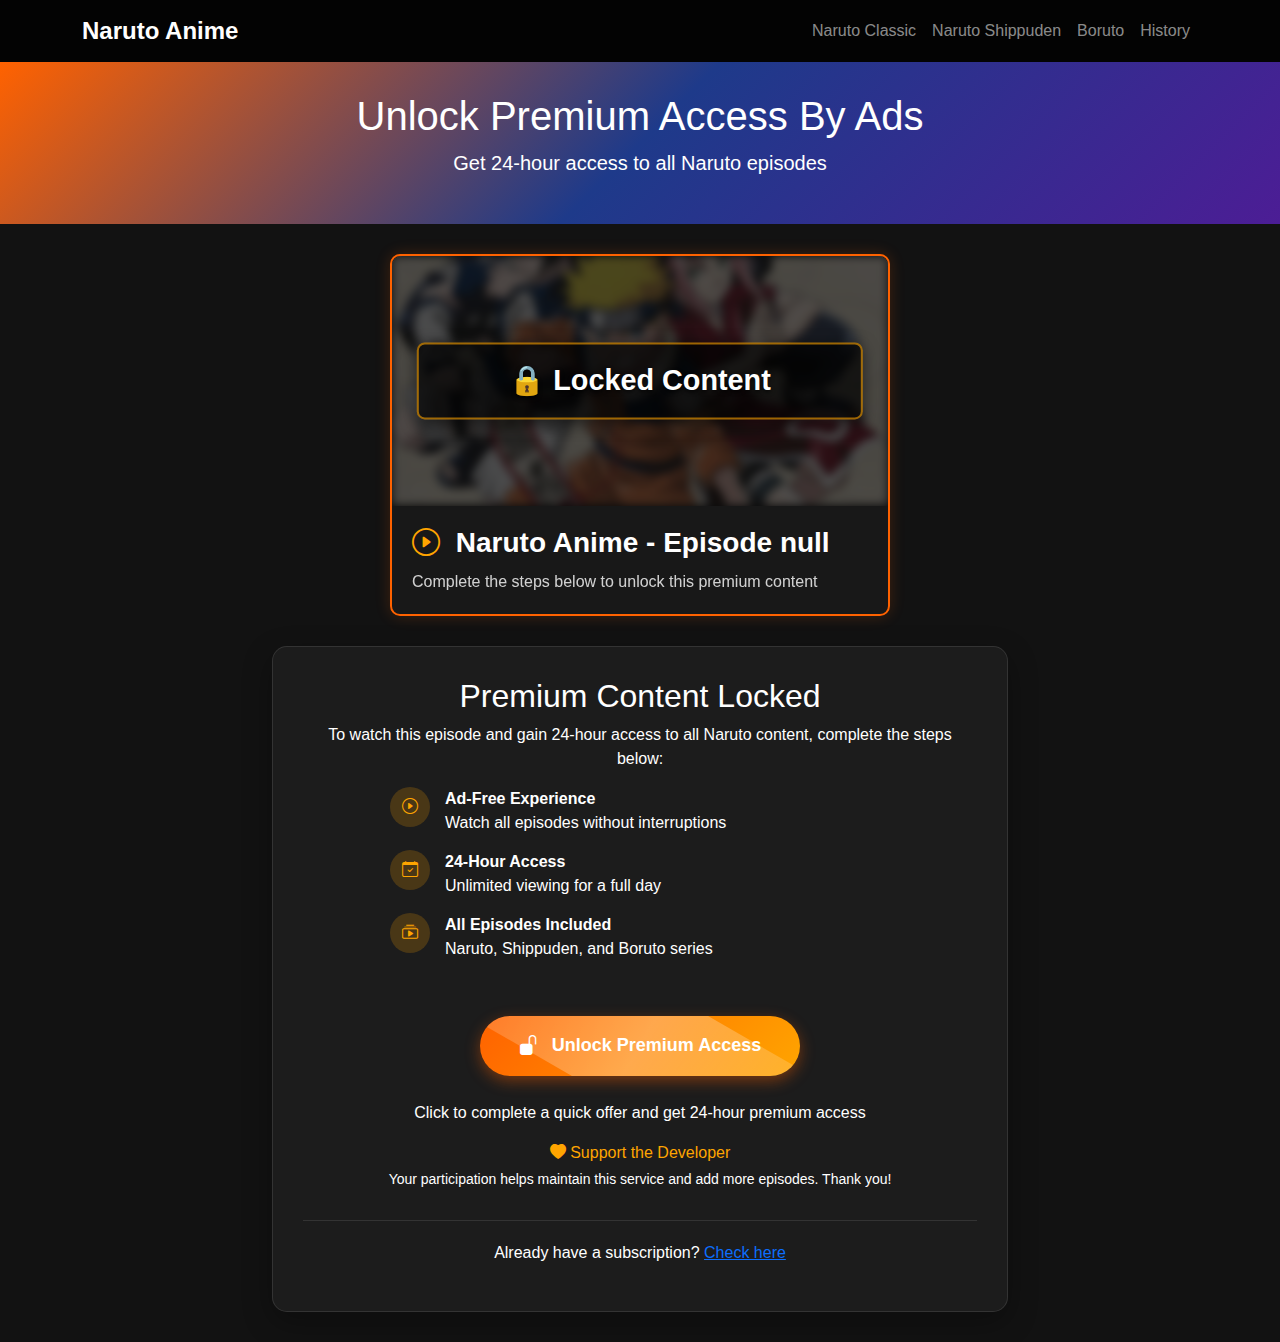
<file: unlock.html>
<!DOCTYPE html>
<html lang="en">
<head>
    <meta charset="UTF-8">
    <meta name="viewport" content="width=device-width, initial-scale=1.0">
    <title>Unlock Premium Access - Naruto Anime</title>
    <!-- Bootstrap CSS -->
    <link href="https://cdn.jsdelivr.net/npm/bootstrap@5.3.0-alpha1/dist/css/bootstrap.min.css" rel="stylesheet">
    <!-- Bootstrap Icons -->
    <link rel="stylesheet" href="https://cdn.jsdelivr.net/npm/bootstrap-icons@1.8.1/font/bootstrap-icons.css">
    
    <style>
        body {
            background-color: #121212;
            font-family: 'Arial', sans-serif;
            color: white;
            min-height: 100vh;
            margin: 0;
            padding: 0;
        }
        
        .navbar {
            background-color: rgba(0, 0, 0, 0.8) !important;
        }
        
        .navbar-brand {
            font-weight: bold;
            font-size: 1.5rem;
        }
        
        .page-header {
            background: linear-gradient(135deg, #FF6200, #1E3A8A, #4C1D95);
            padding: 30px 0;
            margin-bottom: 30px;
            text-align: center;
        }
        
        .unlock-container {
            background-color: rgba(30, 30, 30, 0.9);
            border-radius: 15px;
            padding: 30px;
            margin-bottom: 30px;
            box-shadow: 0 10px 30px rgba(0, 0, 0, 0.3);
            text-align: center;
            border: 1px solid rgba(255, 255, 255, 0.1);
        }
        
        .episode-preview {
            background-color: #1e1e1e;
            border-radius: 10px;
            border: 2px solid #333;
            overflow: hidden;
            margin-bottom: 30px;
            box-shadow: 0 5px 15px rgba(0, 0, 0, 0.3);
            transition: transform 0.3s, box-shadow 0.3s;
            max-width: 500px;
            margin-left: auto;
            margin-right: auto;
        }
        
        .episode-preview:hover {
            transform: translateY(-5px);
            box-shadow: 0 8px 25px rgba(0, 0, 0, 0.4);
        }
        
        .episode-image {
            width: 100%;
            height: 250px;
            object-fit: cover;
            border-bottom: 1px solid rgba(255, 255, 255, 0.1);
        }
        
        .episode-info {
            padding: 20px;
            background-color: rgba(0, 0, 0, 0.2);
        }
        
        .episode-info h3 {
            margin-bottom: 10px;
            font-weight: bold;
        }
        
        .episode-info h3 i {
            margin-right: 8px;
            color: #FFA500;
        }
        
        .episode-info p {
            margin-bottom: 0;
            opacity: 0.8;
        }
        
        .feature-list {
            text-align: left;
            max-width: 500px;
            margin: 0 auto 30px auto;
            color: white;
        }
        
        .feature-item {
            margin-bottom: 15px;
            display: flex;
            align-items: flex-start;
            color: white;
        }
        
        .feature-icon {
            background-color: rgba(255, 165, 0, 0.2);
            width: 40px;
            height: 40px;
            border-radius: 50%;
            display: flex;
            justify-content: center;
            align-items: center;
            margin-right: 15px;
            color: #FFA500;
            flex-shrink: 0;
        }
        
        .cta-button {
            background: linear-gradient(135deg, #FF6200, #FFA500);
            color: white;
            border: none;
            padding: 15px 30px;
            border-radius: 50px;
            font-weight: bold;
            font-size: 18px;
            margin: 25px 0;
            box-shadow: 0 5px 15px rgba(255, 98, 0, 0.4);
            transition: transform 0.3s, box-shadow 0.3s, background 0.3s;
            width: 100%;
            max-width: 320px;
            position: relative;
            overflow: hidden;
            animation: pulse 2s infinite;
        }
        
        @keyframes pulse {
            0% {
                box-shadow: 0 0 0 0 rgba(255, 98, 0, 0.7);
            }
            70% {
                box-shadow: 0 0 0 15px rgba(255, 98, 0, 0);
            }
            100% {
                box-shadow: 0 0 0 0 rgba(255, 98, 0, 0);
            }
        }
        
        .cta-button:hover {
            transform: translateY(-5px);
            box-shadow: 0 8px 25px rgba(255, 98, 0, 0.5);
            background: linear-gradient(135deg, #FF7000, #FFB700);
        }
        
        .cta-button:active {
            transform: translateY(-2px);
            box-shadow: 0 4px 15px rgba(255, 98, 0, 0.4);
        }
        
        .cta-button i {
            margin-right: 8px;
            font-size: 20px;
            vertical-align: middle;
        }
        
        .timer-container {
            background-color: rgba(0, 0, 0, 0.3);
            border-radius: 10px;
            padding: 15px;
            margin: 20px auto;
            max-width: 300px;
            display: flex;
            flex-direction: column;
            align-items: center;
        }
        
        .timer-value {
            font-size: 2.5rem;
            font-weight: bold;
            margin: 10px 0;
            color: #FFA500;
        }
        
        .timer-label {
            font-size: 1rem;
            color: #CCC;
        }
        
        .subscription-details {
            margin-top: 30px;
            padding-top: 20px;
            border-top: 1px solid rgba(255, 255, 255, 0.1);
        }
        
        .text-premium {
            color: #FFA500;
            font-weight: bold;
        }
        
        .blur-overlay {
            position: relative;
            width: 100%;
            height: 250px;
            overflow: hidden;
            border-radius: 10px 10px 0 0;
            display: block;
            text-align: center;
        }
        
        .blur-overlay img {
            width: 100%;
            height: 100%;
            object-fit: cover;
            filter: blur(5px) brightness(0.8);
            display: block;
        }
        
        .blur-overlay::after {
            content: "";
            position: absolute;
            top: 0;
            left: 0;
            width: 100%;
            height: 100%;
            background: rgba(0, 0, 0, 0.6);
            z-index: 1;
            text-align: center;
        }
        
        .blur-overlay::before {
            content: "🔒 Locked Content";
            position: absolute;
            top: 50%;
            left: 50%;
            transform: translate(-50%, -50%);
            color: white;
            font-weight: bold;
            font-size: 1.8rem;
            z-index: 2;
            text-align: center;
            width: 90%;
            text-shadow: 0 2px 4px rgba(0, 0, 0, 0.8);
            background-color: rgba(0, 0, 0, 0.7);
            padding: 15px 25px;
            border-radius: 8px;
            border: 2px solid rgba(255, 165, 0, 0.6);
            box-shadow: 0 4px 15px rgba(0, 0, 0, 0.5);
        }
        
        .naruto-theme {
            border-color: #FF6200 !important;
            box-shadow: 0 0 15px rgba(255, 98, 0, 0.2);
        }
        
        .shippuden-theme {
            border-color: #1E3A8A !important;
            box-shadow: 0 0 15px rgba(30, 58, 138, 0.2);
        }
        
        .boruto-theme {
            border-color: #4C1D95 !important;
            box-shadow: 0 0 15px rgba(76, 29, 149, 0.2);
        }
        
        /* Subscription badge */
        .subscription-badge {
            position: fixed;
            top: 80px;
            right: 10px;
            background: linear-gradient(135deg, #FFA500, #FF6200);
            color: white;
            padding: 10px 15px;
            border-radius: 50px;
            font-weight: bold;
            box-shadow: 0 3px 10px rgba(0, 0, 0, 0.2);
            z-index: 1000;
            display: none;
        }
        
        .countdown-container {
            margin-left: 10px;
            display: inline-flex;
            align-items: center;
        }
        
        /* Spin animation for loading indicator */
        @keyframes spin {
            0% { transform: rotate(0deg); }
            100% { transform: rotate(360deg); }
        }
        
        .spin {
            animation: spin 1s linear infinite;
            display: inline-block;
        }
        
        /* Mobile optimizations */
        @media (max-width: 768px) {
            .navbar-brand {
                font-size: 1.2rem;
            }
            
            .page-header {
                padding: 20px 0;
                margin-bottom: 20px;
            }
            
            .page-header h1 {
                font-size: 1.8rem;
            }
            
            .page-header .lead {
                font-size: 1rem;
            }
            
            .unlock-container {
                padding: 20px 15px;
                margin-bottom: 20px;
            }
            
            .unlock-container h2 {
                font-size: 1.5rem;
            }
            
            .episode-preview {
                margin-bottom: 20px;
            }
            
            .episode-image {
                height: 180px;
            }
            
            .episode-info {
                padding: 15px;
            }
            
            .episode-info h3 {
                font-size: 1.2rem;
                margin-bottom: 5px;
            }
            
            .feature-icon {
                width: 35px;
                height: 35px;
                margin-right: 10px;
            }
            
            .feature-item {
                margin-bottom: 12px;
            }
            
            .feature-item strong {
                font-size: 0.95rem;
            }
            
            .feature-item p {
                font-size: 0.85rem;
                margin-bottom: 0;
            }
            
            .cta-button {
                padding: 12px 20px;
                font-size: 16px;
            width: 100%;
            }
            
            .blur-overlay::before {
                font-size: 1.2rem;
            }
            
            .subscription-badge {
                padding: 8px 12px;
                top: 70px;
                right: 5px;
                font-size: 0.9rem;
            }
        }
        
        .shine {
            position: relative;
            overflow: hidden;
        }
        
        .shine::after {
            content: "";
            position: absolute;
            top: -50%;
            left: -50%;
            width: 200%;
            height: 200%;
            background: linear-gradient(
                to right, 
                rgba(255, 255, 255, 0) 0%,
                rgba(255, 255, 255, 0.3) 50%,
                rgba(255, 255, 255, 0) 100%
            );
            transform: rotate(30deg);
            animation: shineEffect 3s infinite;
        }
        
        @keyframes shineEffect {
            0% {
                transform: rotate(30deg) translate(-100%, -100%);
            }
            100% {
                transform: rotate(30deg) translate(100%, 100%);
            }
        }

        /* Custom popup styles */
        .custom-popup-overlay {
            position: fixed;
            top: 0;
            left: 0;
            width: 100%;
            height: 100%;
            background-color: rgba(0, 0, 0, 0.7);
            display: flex;
            justify-content: center;
            align-items: center;
            z-index: 9999;
            opacity: 0;
            visibility: hidden;
            transition: opacity 0.3s, visibility 0.3s;
        }
        
        .custom-popup-overlay.active {
            opacity: 1;
            visibility: visible;
        }
        
        .custom-popup {
            background-color: #fff;
            border-radius: 10px;
            width: 90%;
            max-width: 400px;
            padding: 0;
            box-shadow: 0 10px 25px rgba(0, 0, 0, 0.2);
            transform: translateY(-20px);
            transition: transform 0.3s;
            overflow: hidden;
        }
        
        .custom-popup-overlay.active .custom-popup {
            transform: translateY(0);
        }
        
        .custom-popup-header {
            background-color: #212529;
            color: white;
            padding: 15px 20px;
            font-weight: 600;
            font-size: 1.1rem;
            border-top-left-radius: 10px;
            border-top-right-radius: 10px;
        }
        
        .custom-popup-content {
            padding: 20px;
            text-align: center;
            color: #333;
        }
        
        .custom-popup-actions {
            display: flex;
            padding: 0 20px 20px;
        }
        
        .custom-popup-actions button {
            flex: 1;
            padding: 10px;
            border: none;
            border-radius: 5px;
            cursor: pointer;
            font-weight: 600;
            transition: background-color 0.2s;
        }
        
        .custom-popup-actions button.confirm-btn {
            background-color: #212529;
            color: white;
            margin-right: 10px;
        }
        
        .custom-popup-actions button.cancel-btn {
            background-color: #e0e0e0;
            color: #333;
        }
        
        .custom-popup-actions button.confirm-btn:hover {
            background-color: #16181b;
        }
        
        .custom-popup-actions button.cancel-btn:hover {
            background-color: #d0d0d0;
        }
        
        .custom-popup-actions button.ok-btn {
            background-color: #212529;
            color: white;
            width: 100%;
        }
        
        .custom-popup-actions button.ok-btn:hover {
            background-color: #16181b;
        }
        
        @media (max-width: 576px) {
            .custom-popup {
                width: 95%;
            }
            
            .custom-popup-actions {
                flex-direction: column;
            }
            
            .custom-popup-actions button.confirm-btn {
                margin-right: 0;
                margin-bottom: 10px;
            }
        }
    </style>
</head>
<body>
    <!-- Navigation Bar -->
    <nav class="navbar navbar-expand-lg navbar-dark">
        <div class="container">
            <a class="navbar-brand" href="index.html">Naruto Anime</a>
            <button class="navbar-toggler" type="button" data-bs-toggle="collapse" data-bs-target="#navbarNav">
                <span class="navbar-toggler-icon"></span>
            </button>
            <div class="collapse navbar-collapse" id="navbarNav">
                <ul class="navbar-nav ms-auto">
                    <li class="nav-item">
                        <a class="nav-link" href="Naruto.html">Naruto Classic</a>
                    </li>
                    <li class="nav-item">
                        <a class="nav-link" href="NarutoShippuden.html">Naruto Shippuden</a>
                    </li>
                    <li class="nav-item">
                        <a class="nav-link" href="Boruto.html">Boruto</a>
                    </li>
                    <li class="nav-item">
                        <a class="nav-link" href="history.html">History</a>
                    </li>
                </ul>
            </div>
        </div>
    </nav>
    
    <!-- Subscription Badge (shown when active) -->
    <div class="subscription-badge" id="subscription-badge">
        <i class="bi bi-stars"></i> Premium Active
        <div class="countdown-container">
            <span id="subscription-time">23:59:59</span>
        </div>
    </div>

    <!-- Page Header -->
    <div class="page-header">
        <div class="container">
            <h1>Unlock Premium Access By Ads</h1>
            <p class="lead">Get 24-hour access to all Naruto episodes</p>
        </div>
    </div>

    <div class="container">
        <div class="row">
            <div class="col-lg-8 mx-auto">
                <!-- Episode Preview -->
                <div class="episode-preview" id="episode-container">
                    <!-- Episode image and info will be placed here -->
                </div>
                
                <!-- Unlock Container -->
                <div class="unlock-container">
                    <h2>Premium Content Locked</h2>
                    <p>To watch this episode and gain 24-hour access to all Naruto content, complete the steps below:</p>
                    
                    <div class="feature-list">
                        <div class="feature-item">
                            <div class="feature-icon">
                                <i class="bi bi-play-circle"></i>
                            </div>
                            <div>
                                <strong>Ad-Free Experience</strong>
                                <p class="unlock-info mb-0">Watch all episodes without interruptions</p>
                            </div>
                        </div>
                        <div class="feature-item">
                            <div class="feature-icon">
                                <i class="bi bi-calendar-check"></i>
                            </div>
                            <div>
                                <strong>24-Hour Access</strong>
                                <p class="unlock-info mb-0">Unlimited viewing for a full day</p>
                            </div>
                        </div>
                        <div class="feature-item">
                            <div class="feature-icon">
                                <i class="bi bi-collection-play"></i>
                            </div>
                            <div>
                                <strong>All Episodes Included</strong>
                                <p class="unlock-info mb-0">Naruto, Shippuden, and Boruto series</p>
                            </div>
                        </div>
                    </div>
                    
                    <!-- CTA - Remove timer and enable button immediately -->
                    <div class="text-center">
                        <button id="unlock-button" class="cta-button shine">
                            <i class="bi bi-unlock-fill"></i> Unlock Premium Access
                        </button>
                        <p class="unlock-info">Click to complete a quick offer and get 24-hour premium access</p>
                    </div>
                    
                    <div id="shrinkforearn-fallback" style="display: none; margin-top: 15px; padding: 10px; border-radius: 8px; background-color: rgba(255, 165, 0, 0.1); border: 1px dashed #ffa500;">
                        <p class="text-warning mb-2">If automatic redirection doesn't work, use this button:</p>
                        <a href="#" id="direct-shrinkforearn" class="btn btn-warning">
                            <i class="bi bi-link-45deg"></i> Open GPLinks Manually
                        </a>
                    </div>
                    
                    <div class="mt-3">
                        <p class="mb-1" style="color: #FFA500;"><i class="bi bi-heart-fill"></i> Support the Developer</p>
                        <p class="unlock-info small">Your participation helps maintain this service and add more episodes. Thank you!</p>
                    </div>
                    
                    <div class="subscription-details">
                        <p>Already have a subscription? <a href="#" id="check-subscription">Check here</a></p>
                    </div>
                </div>
            </div>
        </div>
    </div>

    <script>
        // Get episode parameters from URL
        function getParameterByName(name, url = window.location.href) {
            name = name.replace(/[\[\]]/g, '\\$&');
            const regex = new RegExp('[?&]' + name + '(=([^&#]*)|&|#|$)'),
                results = regex.exec(url);
            if (!results) return null;
            if (!results[2]) return '';
            return decodeURIComponent(results[2].replace(/\+/g, ' '));
        }
        
        const series = getParameterByName('series'); // naruto, shippuden, or boruto
        const episodeNumber = getParameterByName('episode');
        const fileId = getParameterByName('fileId');
        
        // Check if user has active subscription
        function checkSubscription() {
            const subscription = JSON.parse(localStorage.getItem('narutoSubscription') || 'null');
            
            if (subscription && subscription.expiryDate) {
                const now = new Date().getTime();
                const expiryTime = new Date(subscription.expiryDate).getTime();
                
                if (now < expiryTime) {
                    // Subscription is active, redirect to player
                    goToPlayer();
                    return true;
                } else {
                    // Subscription expired, remove it
                    localStorage.removeItem('narutoSubscription');
                }
            }
            
            return false;
        }
        
        // Generate encrypted token for validation
        function generateToken(series, episode, fileId) {
            // Simple encryption - in a real system you'd use stronger encryption
            const timestamp = new Date().getTime();
            const data = `${series}|${episode}|${fileId}|${timestamp}`;
            
            // Base64 encode - this is for demo purposes only
            // In production, use a proper encryption algorithm
            return btoa(data);
        }
        
        // Redirect to player with token
        function goToPlayer() {
            const token = generateToken(series, episodeNumber, fileId);
            window.location.href = `player.html?series=${series}&episode=${episodeNumber}&fileId=${fileId}&token=${token}`;
        }
        
        // Setup timer for unlock button
        function setupUnlockTimer() {
            const timerValue = document.getElementById('timer-value');
            const unlockButton = document.getElementById('unlock-button');
            const timerContainer = document.getElementById('timer-container');
            let secondsLeft = 10;
            
            const countdown = setInterval(() => {
                secondsLeft--;
                timerValue.textContent = secondsLeft;
                
                if (secondsLeft <= 0) {
                    clearInterval(countdown);
                    timerContainer.style.display = 'none';
                    unlockButton.disabled = false;
                }
            }, 1000);
        }
        
        // Initialize the episode preview
        function initializeEpisodePreview() {
            const container = document.getElementById('episode-container');
            
            // Determine series info and styling
            let seriesName, posterImage, themeClass;
            
            switch(series) {
                case 'naruto':
                    seriesName = 'Naruto Classic';
                    posterImage = 'posternarutoclassic.jpg';
                    themeClass = 'naruto-theme';
                    break;
                case 'shippuden':
                    seriesName = 'Naruto Shippuden';
                    posterImage = 'postershippuden.jpg';
                    themeClass = 'shippuden-theme';
                    break;
                case 'boruto':
                    seriesName = 'Boruto';
                    posterImage = 'posterboruto.jpg';
                    themeClass = 'boruto-theme';
                    break;
                default:
                    seriesName = 'Naruto Anime';
                    posterImage = 'posternarutoclassic.jpg';
                    themeClass = 'naruto-theme';
            }
            
            // Add the theme class to the preview container
            container.classList.add(themeClass);
            
            // Create HTML for episode preview with blur overlay
            container.innerHTML = `
                <div class="blur-overlay" data-locked="true">
                    <img src="${posterImage}" alt="${seriesName} Episode ${episodeNumber}" class="episode-image">
                </div>
                <div class="episode-info">
                    <h3><i class="bi bi-play-circle"></i> ${seriesName} - Episode ${episodeNumber}</h3>
                    <p class="unlock-info">Complete the steps below to unlock this premium content</p>
                </div>
            `;
            
            // Force repaint to ensure the overlay displays correctly
            container.style.display = 'none';
            setTimeout(() => {
                container.style.display = 'block';
            }, 10);
            
            // Update page title
            document.title = `Unlock ${seriesName} Episode ${episodeNumber} - Naruto Anime`;
        }
        
        // Show active subscription badge if subscription exists
        function updateSubscriptionBadge() {
            const subscription = JSON.parse(localStorage.getItem('narutoSubscription') || 'null');
            const badge = document.getElementById('subscription-badge');
            
            if (subscription && subscription.expiryDate) {
                const now = new Date().getTime();
                const expiryTime = new Date(subscription.expiryDate).getTime();
                
                if (now < expiryTime) {
                    // Calculate time remaining
                    const timeRemaining = expiryTime - now;
                    const hoursRemaining = Math.floor(timeRemaining / (1000 * 60 * 60));
                    const minutesRemaining = Math.floor((timeRemaining % (1000 * 60 * 60)) / (1000 * 60));
                    const secondsRemaining = Math.floor((timeRemaining % (1000 * 60)) / 1000);
                    
                    // Update badge text
                    document.getElementById('subscription-time').textContent = 
                        `${hoursRemaining.toString().padStart(2, '0')}:${minutesRemaining.toString().padStart(2, '0')}:${secondsRemaining.toString().padStart(2, '0')}`;
                    
                    // Show badge
                    badge.style.display = 'block';
                    
                    // Update the badge every second
                    setTimeout(updateSubscriptionBadge, 1000);
                } else {
                    // Hide badge if subscription expired
                    badge.style.display = 'none';
                    localStorage.removeItem('narutoSubscription');
                }
            } else {
                // No subscription
                badge.style.display = 'none';
            }
        }
        
        // Custom popup functions
        function showCustomConfirm(message, title = "Confirmation", onConfirm, onCancel) {
            // Set the message and title
            document.getElementById('confirm-popup-message').textContent = message;
            document.getElementById('confirm-popup-title').textContent = title;
            
            // Show the popup
            const overlay = document.getElementById('confirm-popup-overlay');
            overlay.classList.add('active');
            
            // Set up button event listeners
            const yesButton = document.getElementById('confirm-popup-yes');
            const noButton = document.getElementById('confirm-popup-no');
            
            // Remove any existing event listeners
            const newYesButton = yesButton.cloneNode(true);
            const newNoButton = noButton.cloneNode(true);
            yesButton.parentNode.replaceChild(newYesButton, yesButton);
            noButton.parentNode.replaceChild(newNoButton, noButton);
            
            // Add new event listeners
            newYesButton.addEventListener('click', function() {
                overlay.classList.remove('active');
                if (typeof onConfirm === 'function') {
                    onConfirm();
                }
            });
            
            newNoButton.addEventListener('click', function() {
                overlay.classList.remove('active');
                if (typeof onCancel === 'function') {
                    onCancel();
                }
            });
        }
        
        function showCustomAlert(message, title = "Notification", onOk) {
            // Set the message and title
            document.getElementById('alert-popup-message').textContent = message;
            document.getElementById('alert-popup-title').textContent = title;
            
            // Show the popup
            const overlay = document.getElementById('alert-popup-overlay');
            overlay.classList.add('active');
            
            // Set up button event listener
            const okButton = document.getElementById('alert-popup-ok');
            
            // Remove any existing event listeners
            const newOkButton = okButton.cloneNode(true);
            okButton.parentNode.replaceChild(newOkButton, okButton);
            
            // Add new event listener
            newOkButton.addEventListener('click', function() {
                overlay.classList.remove('active');
                if (typeof onOk === 'function') {
                    onOk();
                }
            });
        }
        
        // Global variables for url parameters
        let returnSeries = '';
        let returnEpisode = 1;
        
        document.addEventListener('DOMContentLoaded', function() {
            // Get URL parameters once
            const urlParams = new URLSearchParams(window.location.search);
            const completed = urlParams.get('completed');
            returnSeries = urlParams.get('series') || '';
            returnEpisode = parseInt(urlParams.get('episode')) || 1;
            
            // Initialize the page
            initializeEpisodePreview();
            updateSubscriptionBadge();
            
            if (completed === 'true') {
                // User completed the shortlink visit, create subscription
                createSubscription();
            }
            
            // Setup check subscription button
            document.getElementById('check-subscription').addEventListener('click', function(e) {
                e.preventDefault();
                if (checkSubscription()) {
                    showCustomAlert('You have an active subscription! Redirecting to the episode...', 'Premium Active', function() {
                        // Redirect after OK is clicked
                        const pendingUnlock = JSON.parse(localStorage.getItem('pendingUnlock') || 'null');
                        if (pendingUnlock && pendingUnlock.series && pendingUnlock.episode) {
                            window.location.href = `player.html?series=${pendingUnlock.series}&episode=${pendingUnlock.episode}`;
                        } else {
                            window.location.href = 'index.html';
                        }
                    });
                } else {
                    showCustomAlert('You don\'t have an active subscription. Please complete the offer to gain access.', 'Subscription Required');
                }
            });
            
            // Setup unlock button - no timer, enable by default
            const unlockButton = document.getElementById('unlock-button');
            unlockButton.disabled = false;
            
            // Update the unlock button to include return parameters
            if (unlockButton) {
                unlockButton.addEventListener('click', function() {
                    // Save the pending unlock information in localStorage
                    const pendingUnlock = {
                        series: returnSeries,
                        episode: returnEpisode
                    };
                    localStorage.setItem('pendingUnlock', JSON.stringify(pendingUnlock));
                    
                    // Update the button to show loading
                    unlockButton.disabled = true;
                    unlockButton.innerHTML = '<i class="bi bi-arrow-repeat spin"></i> Processing...';
                    
                    // Show the fallback/manual button while processing
                    document.getElementById('shrinkforearn-fallback').style.display = 'block';
                    
                    // Create and submit a form to generate GPLinks link without CORS issues
                    createAndSubmitGPLinksForm(returnSeries, returnEpisode, false);
                });
            }
            
            // Setup manual direct GPLinks link
            const directShrinkForEarn = document.getElementById('direct-shrinkforearn');
            if (directShrinkForEarn) {
                directShrinkForEarn.addEventListener('click', function(e) {
                    e.preventDefault();
                    
                    // Save the same pending unlock information
                    const pendingUnlock = {
                        series: returnSeries,
                        episode: returnEpisode
                    };
                    localStorage.setItem('pendingUnlock', JSON.stringify(pendingUnlock));
                    
                    // Create and submit a form to generate GPLinks link without CORS issues
                    createAndSubmitGPLinksForm(returnSeries, returnEpisode, true);
                });
            }
            
            // Setup return details if provided
            if (returnSeries && returnEpisode) {
                setupReturnDetails();
            }
        });

        // Setup return details in the UI
        function setupReturnDetails() {
            const seriesNames = {
                'naruto': 'Naruto Classic',
                'shippuden': 'Naruto Shippuden',
                'boruto': 'Boruto: Naruto Next Generations'
            };
            
            const seriesName = seriesNames[returnSeries] || returnSeries;
            
            // Update episode info display
            const episodeTitle = document.getElementById('episode-title');
            if (episodeTitle) {
                episodeTitle.textContent = `${seriesName} - Episode ${returnEpisode}`;
            }
            
            // Update theme class based on the series
            const episodePreview = document.querySelector('.episode-preview');
            if (episodePreview) {
                // Remove existing theme classes
                episodePreview.classList.remove('naruto-theme', 'shippuden-theme', 'boruto-theme');
                
                // Add appropriate theme class
                if (returnSeries === 'naruto') {
                    episodePreview.classList.add('naruto-theme');
                } else if (returnSeries === 'shippuden') {
                    episodePreview.classList.add('shippuden-theme');
                } else if (returnSeries === 'boruto') {
                    episodePreview.classList.add('boruto-theme');
                }
            }
        }

        // Function to create a 24-hour subscription
        function createSubscription() {
            // Create expiry date (24 hours from now)
            const expiryDate = new Date();
            expiryDate.setTime(expiryDate.getTime() + (24 * 60 * 60 * 1000));
            
            // Create subscription object
            const subscription = {
                active: true,
                expiryDate: expiryDate.toISOString()
            };
            
            // Save to localStorage
            localStorage.setItem('narutoSubscription', JSON.stringify(subscription));
            
            // Get pending unlock info
            const pendingUnlock = JSON.parse(localStorage.getItem('pendingUnlock') || 'null');
            
            if (pendingUnlock && pendingUnlock.series && pendingUnlock.episode) {
                // Go to the player with the pending episode
                const token = generateToken(pendingUnlock.series, pendingUnlock.episode, '');
                window.location.href = `player.html?series=${pendingUnlock.series}&episode=${pendingUnlock.episode}&token=${token}`;
            } else {
                // Fallback to index page if no pending episode
                window.location.href = 'index.html';
            }
        }

        // Function to create and submit a form to the GPLinks API
        function createAndSubmitGPLinksForm(series, episode, isManual) {
            // Generate a unique timestamp for alias
            const timestamp = Math.floor(Date.now()/1000);
            
            // Build the correct API URL format as specified
            const apiKey = 'ea5bd8d6af4c627e443932d28aaa77dd346aff63';
            const baseUrl = window.location.href.split('?')[0];
            const destinationUrl = `${baseUrl}?series=${series}&episode=${episode}&completed=true`;
            const alias = `${series}-${episode}-${isManual ? 'manual-' : ''}${timestamp}`;
            
            // Show a loading message
            const loadingMsg = document.createElement('div');
            loadingMsg.id = 'gplinks-loading';
            loadingMsg.style.position = 'fixed';
            loadingMsg.style.top = '50%';
            loadingMsg.style.left = '50%';
            loadingMsg.style.transform = 'translate(-50%, -50%)';
            loadingMsg.style.backgroundColor = 'rgba(0, 0, 0, 0.8)';
            loadingMsg.style.padding = '20px';
            loadingMsg.style.borderRadius = '10px';
            loadingMsg.style.color = 'white';
            loadingMsg.style.zIndex = '9999';
            loadingMsg.innerHTML = `
                <div class="text-center">
                    <div class="spinner-border text-warning mb-3" role="status"></div>
                    <p>Generating GPLinks Link...</p>
                </div>
            `;
            document.body.appendChild(loadingMsg);
            
            // Make a fetch request to the GPLinks API
            const apiUrl = `https://api.gplinks.com/api?api=${apiKey}&url=${encodeURIComponent(destinationUrl)}&alias=${alias}`;
            
            // Use fetch with mode 'no-cors' to avoid CORS issues
            fetch(apiUrl, { method: 'GET', mode: 'no-cors' })
                .then(() => {
                    // Since we can't access the response content with no-cors,
                    // we'll just directly use the shortened URL format:
                    const shortUrl = `https://gplinks.com/${alias}`;
                    console.log('Generated GPLinks URL:', shortUrl);
                    
                    // Remove loading message
                    if (document.getElementById('gplinks-loading')) {
                        document.body.removeChild(loadingMsg);
                    }
                    
                    // Redirect to the shortened URL
                    window.location.href = shortUrl;
                })
                .catch(error => {
                    console.error('Error creating GPLinks URL:', error);
                    
                    // Remove loading message
                    if (document.getElementById('gplinks-loading')) {
                        document.body.removeChild(loadingMsg);
                    }
                    
                    // Show error and reset button
                    showCustomAlert('Error connecting to GPLinks. Please try again later.', 'Connection Error');
                    const unlockButton = document.getElementById('unlock-button');
                    if (unlockButton) {
                        unlockButton.disabled = false;
                        unlockButton.innerHTML = '<i class="bi bi-unlock"></i> Unlock Premium Access By Ads';
                    }
                });
        }
    </script>
    
    <!-- Bootstrap JS -->
    <script src="https://cdn.jsdelivr.net/npm/bootstrap@5.3.0-alpha1/dist/js/bootstrap.bundle.min.js"></script>

    <!-- Custom Popup Dialogs -->
    <div class="custom-popup-overlay" id="confirm-popup-overlay">
        <div class="custom-popup">
            <div class="custom-popup-header">
                <span id="confirm-popup-title">Confirmation</span>
            </div>
            <div class="custom-popup-content">
                <p id="confirm-popup-message">Are you sure you want to proceed?</p>
            </div>
            <div class="custom-popup-actions">
                <button class="confirm-btn" id="confirm-popup-yes">Yes</button>
                <button class="cancel-btn" id="confirm-popup-no">No</button>
            </div>
        </div>
    </div>

    <div class="custom-popup-overlay" id="alert-popup-overlay">
        <div class="custom-popup">
            <div class="custom-popup-header">
                <span id="alert-popup-title">Notification</span>
            </div>
            <div class="custom-popup-content">
                <p id="alert-popup-message">Operation completed successfully.</p>
            </div>
            <div class="custom-popup-actions">
                <button class="ok-btn" id="alert-popup-ok">OK</button>
            </div>
        </div>
    </div>
</body>
</html>
</file>
<file: style.css>
/* General reset for margin and padding */
* {
    margin: 0;
    padding: 0;
    box-sizing: border-box;
}

/* Body background and overlay blur effect */
body {
    background-image: url("background.jpg");
    background-size: cover;
    background-repeat: no-repeat;
    background-position: center;
    background-color: #333;
    position: relative;
    overflow: hidden;
}

body::before {
    content: '';
    position: absolute;
    top: 0;
    left: 0;
    right: 0;
    bottom: 0;
    backdrop-filter: blur(3px);  /* Adds the blur effect */
    z-index: -1;  /* Keeps the blur behind the content */
}

/* Header Styling */
.heading {
    margin-left: 30px;
    margin-right: 30px;
    margin-top: 30px;
    font-size: 30px;
    display: flex;
    justify-content: center;
    align-items: center;
    color: #fff;
    background-color: rgb(244, 141, 68);
    font-family: 'Gill Sans', 'Gill Sans MT', Calibri, 'Trebuchet MS', sans-serif;
    border-radius: 60px;
    transition: all 0.6s ease;
    padding: 15px;
}

.heading:hover {
    background-color: rgb(255, 106, 0);
    cursor: pointer;
}

/* Container for info and button */
.container {
    display: flex;
    justify-content: center;
    align-items: center;
    height: 100vh; /* Ensures the container takes full screen height */
}

.info {
    background-color: rgba(0, 0, 0, 0.7);  /* Semi-transparent background */
    color: white;
    border-radius: 30px;
    padding: 40px;
    box-shadow: 0 4px 15px rgba(0, 0, 0, 0.3);
}

/* Button Styling */
#start-btn {
    font-size: 25px;
    width: 200px;
    border-radius: 30px;
    background-color: rgb(244, 141, 68);
    color: #fff;
    border: none;
    cursor: pointer;
    font-family: 'Gill Sans', 'Gill Sans MT', Calibri, 'Trebuchet MS', sans-serif;
    transition: all 0.5s ease;
}

#start-btn:hover {
    background-color: rgb(255, 106, 0);
    cursor: pointer;
}

/* Text for the info box */
.info p {
    font-size: 18px;
    line-height: 1.5;
}

@media (max-width: 768px) {
    .heading h1 {
        font-size: 24px; /* Adjust font size for smaller screens */
    }
    #start-btn {
        width: 180px; /* Adjust button width for smaller screens */
    }
}
</file>
